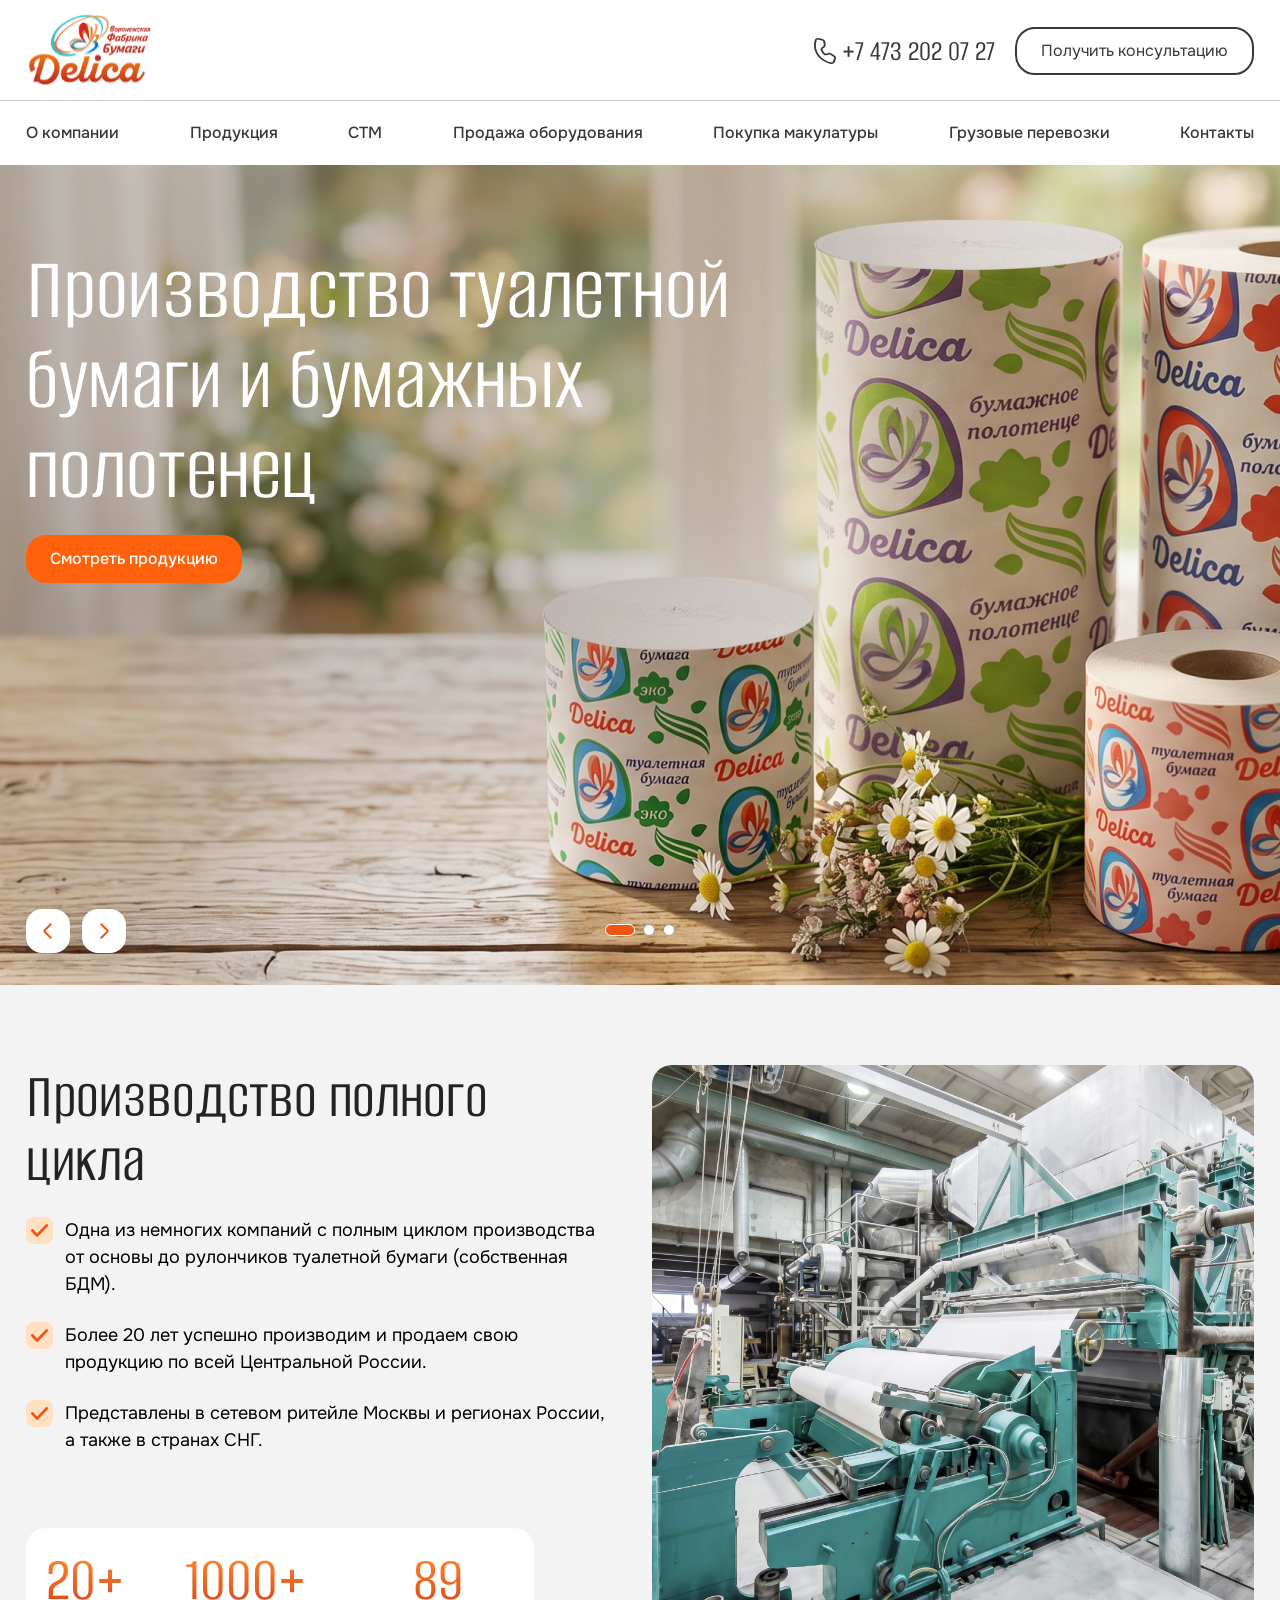
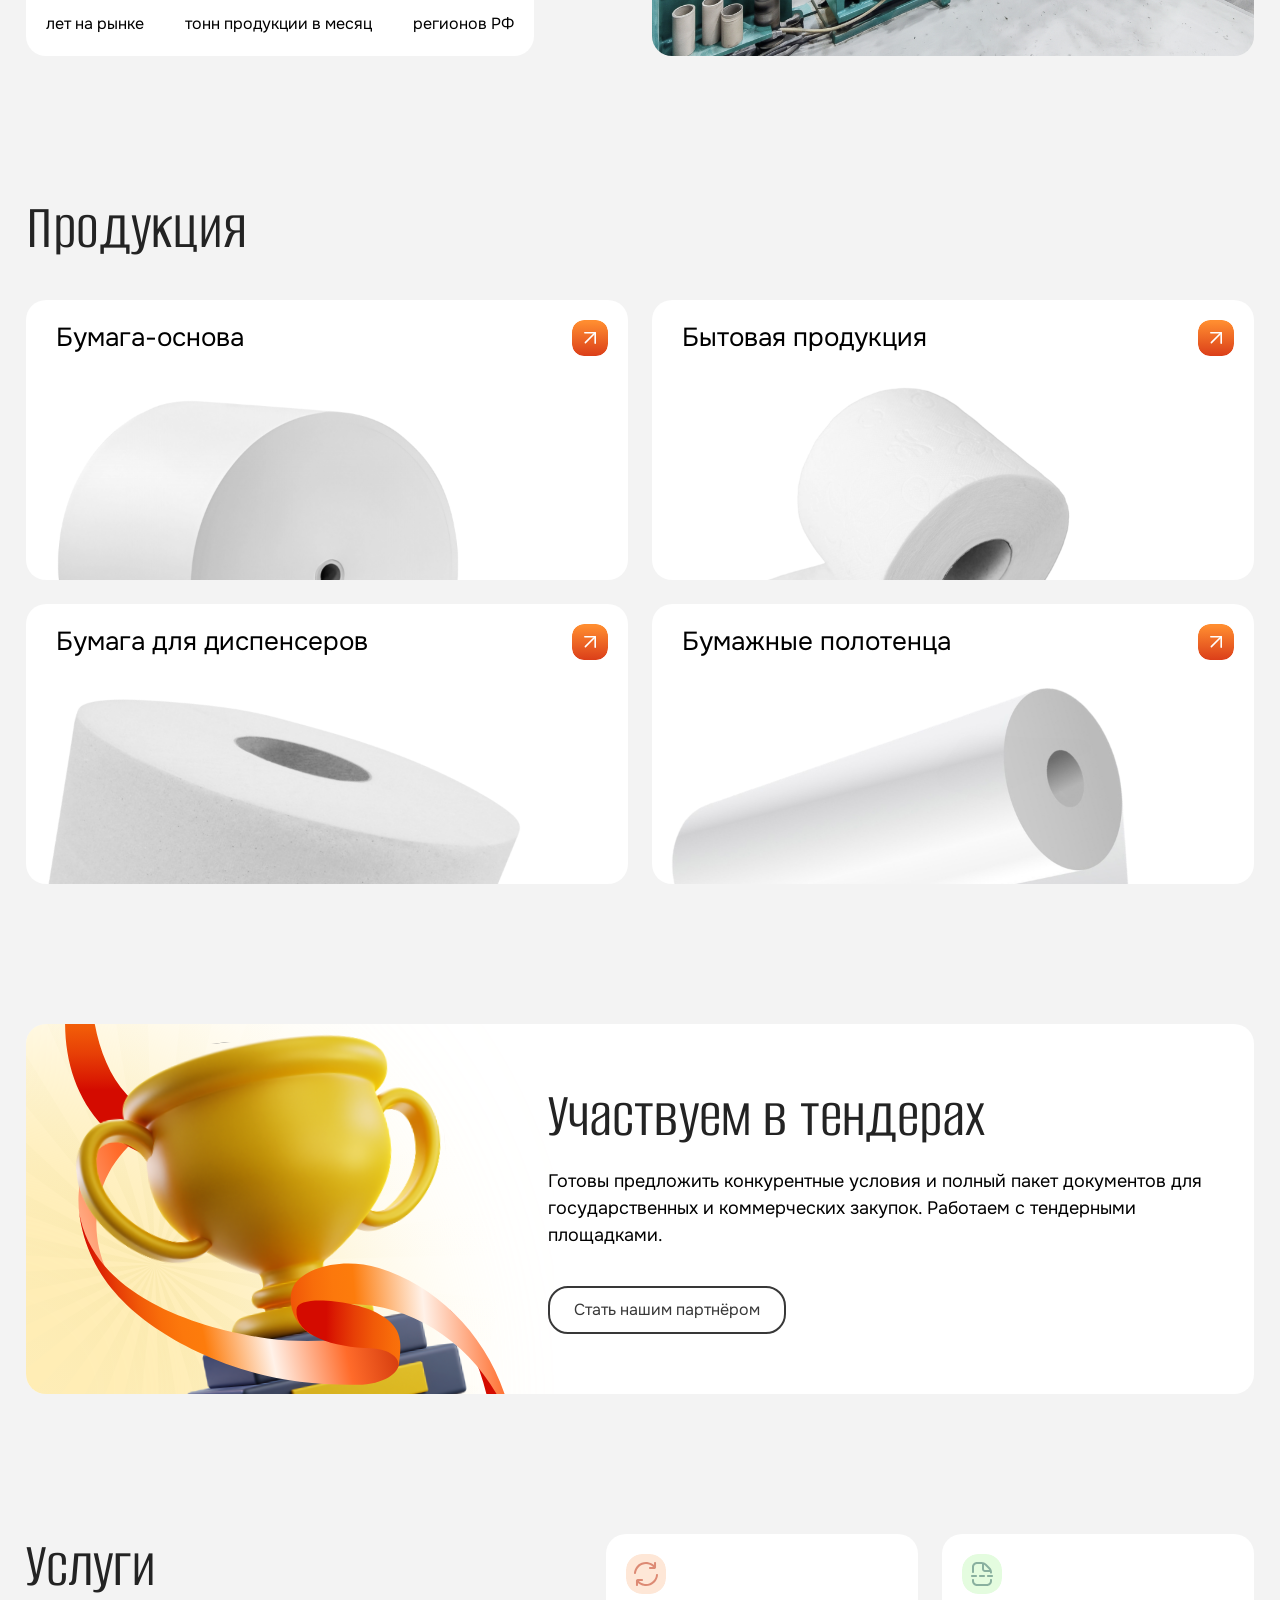
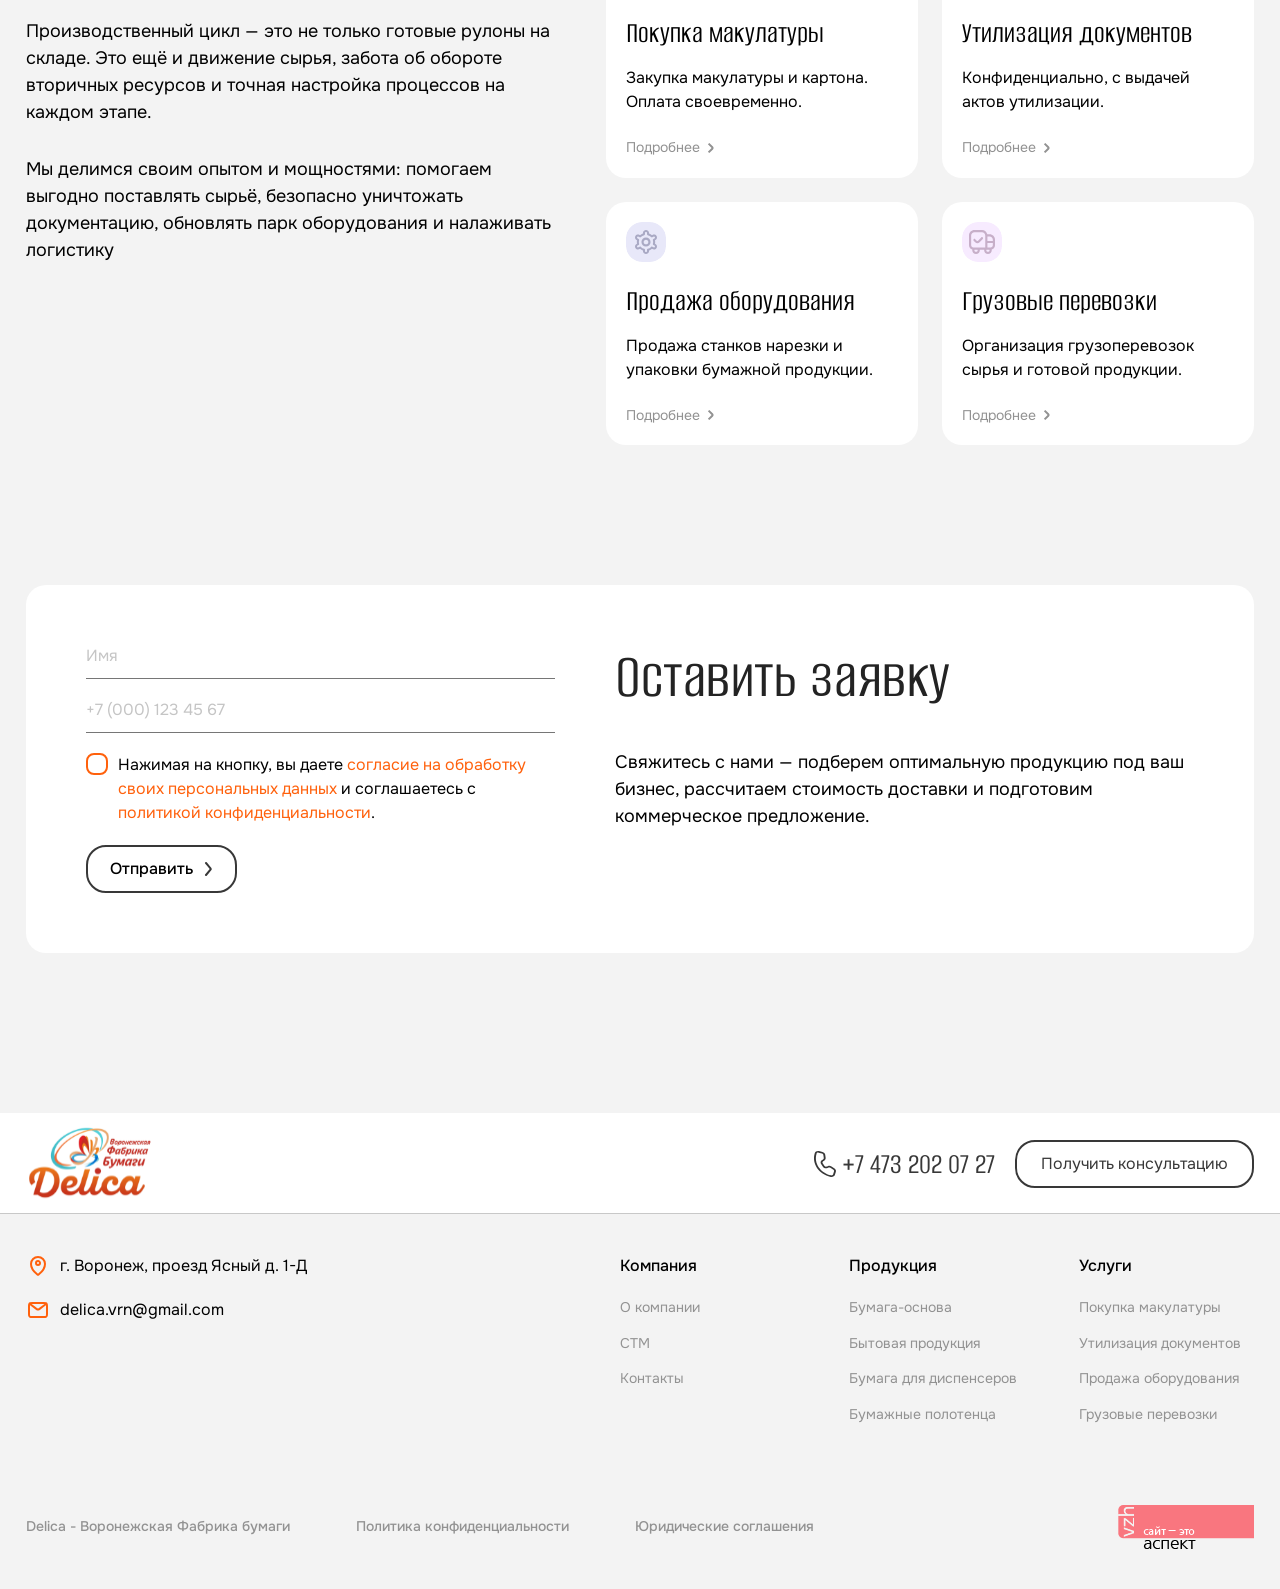
<file: delica/index.html>
<!DOCTYPE html>
<html lang="ru">
<head>
  <meta charset="UTF-8">
  <meta name="viewport" content="width=device-width, initial-scale=1.0">
  <title>Delica</title>
  <link rel="stylesheet" href="css/swiper-bundle.min.css">
  <link rel="stylesheet" href="css/fancybox.css">
  <link rel="stylesheet" href="css/style.css">
</head>
<body>
  <header class="header">
		<div class="overlay"></div>
    <div class="header_top_row">
      <div class="container">
        <a href="/" class="logo"><img src="img/logo_delica.svg" alt="logotype"></a>
        <div class="feedback_box">
          <a href="tel:+74732020727" class="main_number">
            <svg width="34" height="34" viewBox="0 0 34 34" fill="none" xmlns="http://www.w3.org/2000/svg">
              <path d="M6.74562 6.20156C7.23384 4.61058 9.13097 3.67252 10.9826 4.10562L14.5289 4.93512C15.9554 5.26878 17.0098 6.31491 17.1906 7.57671L17.6547 10.8148C17.807 11.8782 17.3126 12.9236 16.3609 13.5885L16.1646 13.7161L15.2019 14.2987C14.4756 14.7385 14.263 15.5863 14.7126 16.254L16.5318 18.9563L16.6217 19.0763C17.1007 19.6539 17.9954 19.869 18.7537 19.5693L19.8238 19.146C21.0246 18.6714 22.4363 18.8042 23.5005 19.4913L26.5408 21.4546C27.7257 22.2196 28.2567 23.5246 27.8808 24.7502L26.945 27.7976C26.457 29.3884 24.5606 30.3275 22.7087 29.8945C10.7378 27.0944 3.59065 16.4864 6.74562 6.20156ZM8.56587 6.62733C5.67584 16.0485 12.2228 25.7657 23.1884 28.3306C24.0347 28.5284 24.9017 28.0992 25.1248 27.3718L26.0605 24.3245C26.2403 23.7383 25.9866 23.114 25.4201 22.7482L22.3786 20.7854C21.8696 20.4568 21.1952 20.3934 20.6214 20.6199L19.5514 21.0432L19.5503 21.0438C17.86 21.7116 15.8454 21.1557 14.9057 19.7609L13.0865 17.0586C12.1475 15.6647 12.5898 13.8918 14.111 12.9706L15.0736 12.388L15.1677 12.3265C15.593 12.0293 15.8273 11.5741 15.7976 11.1023L15.7869 11.0007L15.3219 7.7624C15.2354 7.15892 14.7314 6.65856 14.0491 6.49898L10.5029 5.66949C9.65627 5.47147 8.78907 5.90027 8.56587 6.62733Z" fill="#383838"/>
            </svg><span>+7 473 202 07 27</span>
          </a>
          <a href="#" class="main_btn">Получить консультацию</a>
          <a class="menu_btn">
            <svg class="ham hamRotate ham7" viewBox="0 0 100 100" width="35"><path class="line top" d="m 63,33 h -40 c 0,0 -6,1.368796 -6,8.5 0,7.131204 6,8.5013 6,8.5013 l 20,-0.0013"></path><path class="line middle" d="m 70,50 h -40"></path><path class="line bottom" d="m 63.575405,67.073826 h -40 c -5.592752,0 -6.873604,-9.348582 1.371031,-9.348582 8.244634,0 19.053564,21.797129 19.053564,12.274756 l 0,-40"></path></svg>
          </a>
        </div>
      </div>
    </div>
    <div class="header_menu">
      <div class="container">
        <nav>
          <ul>
            <li><a href="#">О компании</a></li>
            <li><a href="#">Продукция</a></li>
            <li><a href="#">СТМ</a></li>
            <li><a href="#">Продажа оборудования</a></li>
            <li><a href="#">Покупка макулатуры</a></li>
            <li><a href="#">Грузовые перевозки</a></li>
            <li><a href="#">Контакты</a></li>
          </ul>
        </nav>
        <a href="#" class="main_btn">Получить консультацию</a>
      </div>
    </div>
  </header>
  <div class="section_bunner">
    <div class="bunner_swiper swiper">
      <div class="bunner_swiper_row swiper-wrapper">
        <div class="bunner_slide swiper-slide" style='background-image: url("img/bunner1.jpg")'>
          <div class="container">
            <div class="title_box">
              <div class="title">Производство туалетной бумаги и бумажных полотенец</div>
              <a class="main_btn_2" href="#">Смотреть продукцию</a>
            </div>
          </div>
        </div>
        <div class="bunner_slide swiper-slide" style='background-image: url("img/bunner1_test.jpg")'>
          <div class="container">
            <div class="title_box">
              <div class="title">Производство туалетной бумаги и бумажных полотенец</div>
              <a class="main_btn_2" href="#">Смотреть продукцию</a>
            </div>
        </div>
        </div>
        <div class="bunner_slide swiper-slide" style='background-image: url("img/bunner1.jpg")'>
          <div class="container">
            <div class="title_box">
              <div class="title">Производство туалетной бумаги и бумажных полотенец</div>
              <a class="main_btn_2" href="#">Смотреть продукцию</a>
            </div>
          </div>
        </div>
      </div>
      <div class="swiper_nav_box">
        <div class="container">
          <a href="#" class="bunner_btn_prev"></a>
          <a href="#" class="bunner_btn_next"></a>
          <div class="bunner_pagination"></div>
        </div>
      </div>
    </div>
  </div>
  <div class="section_advantages">
    <div class="container">
      <div class="info">
        <p class="advantages_title">Производство полного цикла</p>
        <ul class="advantages_list">
          <li><p>Одна из немногих компаний с полным циклом производства от основы до рулончиков туалетной бумаги (собственная БДМ).</p></li>
          <li><p>Более 20 лет успешно производим и продаем свою продукцию по всей Центральной России.</p></li>
          <li><p>Представлены в сетевом ритейле Москвы и регионах России, а также в странах СНГ.</p></li>
        </ul>
        <ul class="presents_advantages">
          <li class="presents_advantages_item"><p><span>20+</span>лет на рынке</p></li>
          <li class="presents_advantages_item"><p><span>1000+</span>тонн продукции в месяц</p></li>
          <li class="presents_advantages_item"><p><span>89</span>регионов РФ</p></li>
        </ul>
      </div>
      <div class="advantages_img"></div>
    </div>
  </div>
  <div class="section_types_products">
    <div class="container">
      <p class="types_products_title">Продукция</p>
      <div class="types_products_box">
        <a href="#" class="types_products_item item_1">
          <div class="types_products_row"><p class="type_product_name">Бумага-основа</p><span class="type_prod_link_icon"></span></div>
        </a>
        <a href="#" class="types_products_item item_2">
          <div class="types_products_row"><p class="type_product_name">Бытовая продукция</p><span class="type_prod_link_icon"></span></div>
        </a>
        <a href="#" class="types_products_item item_3">
          <div class="types_products_row"><p class="type_product_name">Бумага для диспенсеров</p><span class="type_prod_link_icon"></span></div>
        </a>
        <a href="#" class="types_products_item item_4">
          <div class="types_products_row"><p class="type_product_name">Бумажные полотенца</p><span class="type_prod_link_icon"></span></div>
        </a>
      </div>
    </div>
  </div>
  <div class="section_cooperation">
    <div class="container">
      <div class="cooperation_box">
        <div class="cooperation_box_bg"></div>
        <div class="cooperation_content">
          <p class="cooperation_title">Участвуем в тендерах</p>
          <p class="cooperation_text">
            Готовы предложить конкурентные условия и полный пакет документов 
            для государственных и коммерческих закупок. Работаем с тендерными площадками.
          </p>
          <a href="#" class="main_btn">Стать нашим партнёром</a>
        </div>
      </div>
    </div>
  </div>
  <div class="section_services">
    <div class="container">
      <div class="services_description_box">
        <p class="services_title">Услуги</p>
        <p class="services_text">Производственный цикл — это не только готовые рулоны на складе. Это ещё и движение сырья, забота об обороте вторичных ресурсов и точная настройка процессов на каждом этапе.</p>
        <p class="services_text">Мы делимся своим опытом и мощностями: помогаем выгодно поставлять сырьё, безопасно уничтожать документацию, обновлять парк оборудования и налаживать логистику</p>
      </div>
      <div class="services_box">
        <a href="#" class="services_item item_1">
          <p class="services_item_title">Покупка макулатуры</p>
          <p class="services_item_text">Закупка макулатуры и картона. Оплата своевременно.</p>
          <p class="services_item_btn">Подробнее<svg width="16" height="16" viewBox="0 0 16 16" fill="none" xmlns="http://www.w3.org/2000/svg"><path d="M6.6 3.60254L10.2905 7.29309C10.6811 7.68361 10.6811 8.31678 10.2905 8.7073L6.6 12.3979" stroke="#929292" stroke-width="2"/></svg></p>
        </a>
        <a href="#" class="services_item item_2">
          <p class="services_item_title">Утилизация документов</p>
          <p class="services_item_text">Конфиденциально, с выдачей актов утилизации.</p>
          <p class="services_item_btn" href="#">Подробнее<svg width="16" height="16" viewBox="0 0 16 16" fill="none" xmlns="http://www.w3.org/2000/svg"><path d="M6.6 3.60254L10.2905 7.29309C10.6811 7.68361 10.6811 8.31678 10.2905 8.7073L6.6 12.3979" stroke="#929292" stroke-width="2"/></svg></p>
        </a>
        <a href="#" class="services_item item_3">
          <p class="services_item_title">Продажа оборудования</p>
          <p class="services_item_text">Продажа станков нарезки и упаковки бумажной продукции.</p>
          <p class="services_item_btn" href="#">Подробнее<svg width="16" height="16" viewBox="0 0 16 16" fill="none" xmlns="http://www.w3.org/2000/svg"><path d="M6.6 3.60254L10.2905 7.29309C10.6811 7.68361 10.6811 8.31678 10.2905 8.7073L6.6 12.3979" stroke="#929292" stroke-width="2"/></svg></p>
        </a>
        <a href="#" class="services_item item_4">
          <p class="services_item_title">Грузовые перевозки</p>
          <p class="services_item_text">Организация грузоперевозок сырья и готовой продукции.</p>
          <p class="services_item_btn" href="#">Подробнее<svg width="16" height="16" viewBox="0 0 16 16" fill="none" xmlns="http://www.w3.org/2000/svg"><path d="M6.6 3.60254L10.2905 7.29309C10.6811 7.68361 10.6811 8.31678 10.2905 8.7073L6.6 12.3979" stroke="#929292" stroke-width="2"/></svg></p>
        </a>
      </div>
    </div>
  </div>
  <div class="section_form">
    <div class="container">
      <div class="form_box">
        <form>
          <p><input type="text" placeholder="Имя"></p>
          <p><input type="tel" placeholder="+7 (000) 123 45 67"></p>
          <p>
            <label>
              <input type="checkbox">
              <span>Нажимая на кнопку, вы даете <a href="/soglasie-na-obrabotku-personalnyh-dannyh/">согласие на обработку своих персональных данных</a> и соглашаетесь с <a href="/privacy-policy/">политикой конфиденциальности</a>.</span>
            </label>
          </p>
          <p><button>Отправить</button></p>
        </form>
        <div class="action_box">
          <p class="action_title">Оставить заявку</p>
          <p class="action_text">Свяжитесь с нами — подберем оптимальную продукцию под ваш бизнес, рассчитаем стоимость доставки и подготовим коммерческое предложение.</p>
        </div>
      </div>
    </div>
  </div>
  <footer class="footer">
    <div class="footer_top_row">
      <div class="container">
        <a href="/" class="logo"><img src="img/logo_delica.svg" alt="logotype"></a>
        <div class="feedback_box">
          <a href="tel:+74732020727" class="main_number">
            <svg width="34" height="34" viewBox="0 0 34 34" fill="none" xmlns="http://www.w3.org/2000/svg"><path d="M6.74562 6.20156C7.23384 4.61058 9.13097 3.67252 10.9826 4.10562L14.5289 4.93512C15.9554 5.26878 17.0098 6.31491 17.1906 7.57671L17.6547 10.8148C17.807 11.8782 17.3126 12.9236 16.3609 13.5885L16.1646 13.7161L15.2019 14.2987C14.4756 14.7385 14.263 15.5863 14.7126 16.254L16.5318 18.9563L16.6217 19.0763C17.1007 19.6539 17.9954 19.869 18.7537 19.5693L19.8238 19.146C21.0246 18.6714 22.4363 18.8042 23.5005 19.4913L26.5408 21.4546C27.7257 22.2196 28.2567 23.5246 27.8808 24.7502L26.945 27.7976C26.457 29.3884 24.5606 30.3275 22.7087 29.8945C10.7378 27.0944 3.59065 16.4864 6.74562 6.20156ZM8.56587 6.62733C5.67584 16.0485 12.2228 25.7657 23.1884 28.3306C24.0347 28.5284 24.9017 28.0992 25.1248 27.3718L26.0605 24.3245C26.2403 23.7383 25.9866 23.114 25.4201 22.7482L22.3786 20.7854C21.8696 20.4568 21.1952 20.3934 20.6214 20.6199L19.5514 21.0432L19.5503 21.0438C17.86 21.7116 15.8454 21.1557 14.9057 19.7609L13.0865 17.0586C12.1475 15.6647 12.5898 13.8918 14.111 12.9706L15.0736 12.388L15.1677 12.3265C15.593 12.0293 15.8273 11.5741 15.7976 11.1023L15.7869 11.0007L15.3219 7.7624C15.2354 7.15892 14.7314 6.65856 14.0491 6.49898L10.5029 5.66949C9.65627 5.47147 8.78907 5.90027 8.56587 6.62733Z" fill="#383838"/></svg>
            <span>+7 473 202 07 27</span>
          </a>
          <a href="#" class="main_btn">Получить консультацию</a>
        </div>
      </div>
    </div>
    <div class="footer_middle_row">
      <div class="container">
        <a href="#" class="main_btn">Получить консультацию</a>
        <div class="footer_contacts_box">
          <ul class="footer_contacts_list">
            <li class="footer_contacts_item"><p class="footer_adress">г. Воронеж, проезд Ясный д. 1-Д</p></li>
            <li class="footer_contacts_item"><a class="mail-link" href="mailto:delica.vrn@gmail.com">delica.vrn@gmail.com</a></li>
          </ul>
        </div>
        <div class="footer_menu_box">
          <nav>
            <ul>
              <li>
                <a href="">Компания</a>
                <ul>
                  <li><a href="#">О компании</a></li>
                  <li><a href="#">СТМ</a></li>
                  <li><a href="#">Контакты</a></li>
                </ul>
              </li>
              <li>
                <a href="">Продукция</a>
                <ul>
                  <li><a href="#">Бумага-основа</a></li>
                  <li><a href="#">Бытовая продукция</a></li>
                  <li><a href="#">Бумага для диспенсеров</a></li>
                  <li><a href="#">Бумажные полотенца</a></li>
                </ul>
              </li>
              <li>
                <a href="">Услуги</a>
                <ul>
                  <li><a href="#">Покупка макулатуры</a></li>
                  <li><a href="#">Утилизация документов</a></li>
                  <li><a href="#">Продажа оборудования</a></li>
                  <li><a href="#">Грузовые перевозки</a></li>
                </ul>
              </li>
            </ul>
          </nav>
        </div>
      </div>
    </div>
    <div class="copy_row">
      <div class="container">
        <div class="polit">
          <p>Delica - Воронежская Фабрика бумаги</p>
          <p>Политика конфиденциальности</p>
          <p>Юридические соглашения </p>
        </div>
        <p><a href="https://www.vzh.ru/"><img src="img/logo_vzh.svg" alt="vzh.ru"></a></p>
      </div>
    </div>
  </footer>
  <script src="js/swiper-bundle.min.js"></script>
  <script src="js/fancybox.umd.js"></script>
  <script src="js/main.js"></script>
</body>
</html>
</file>
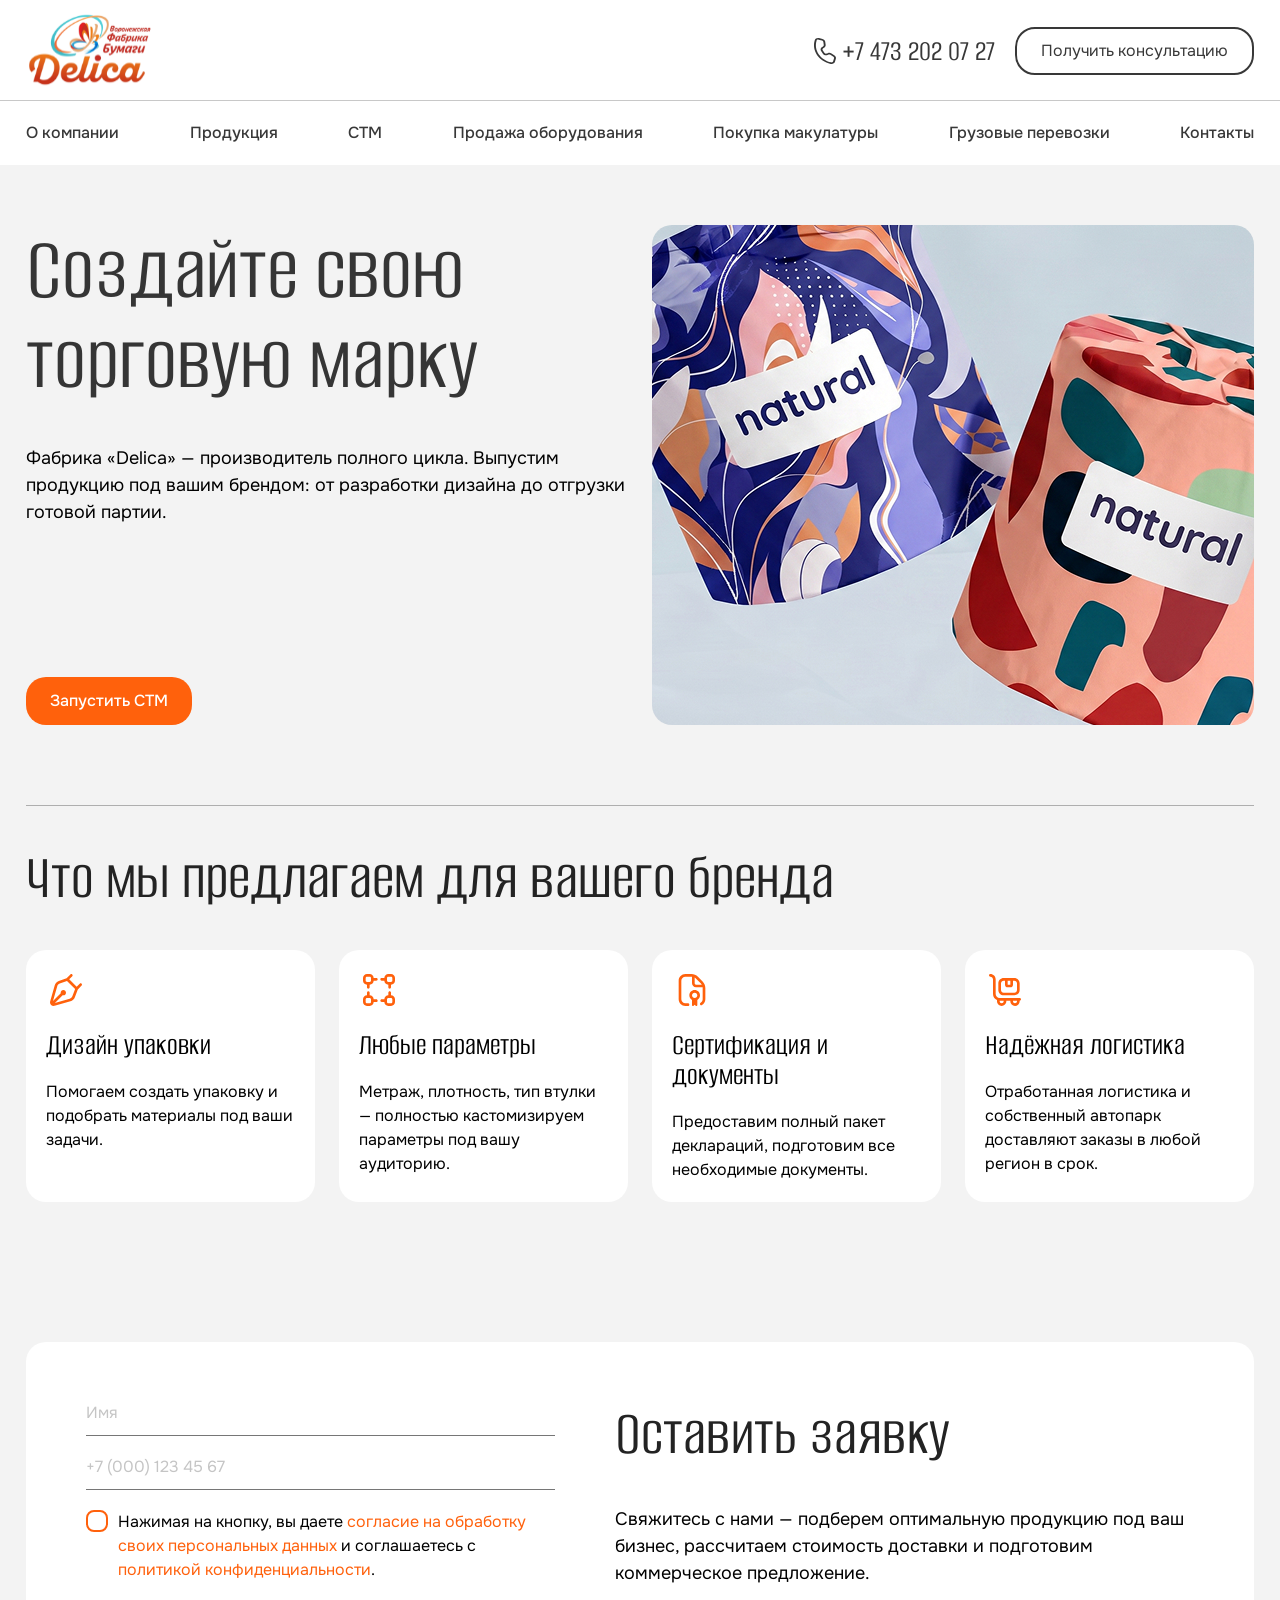
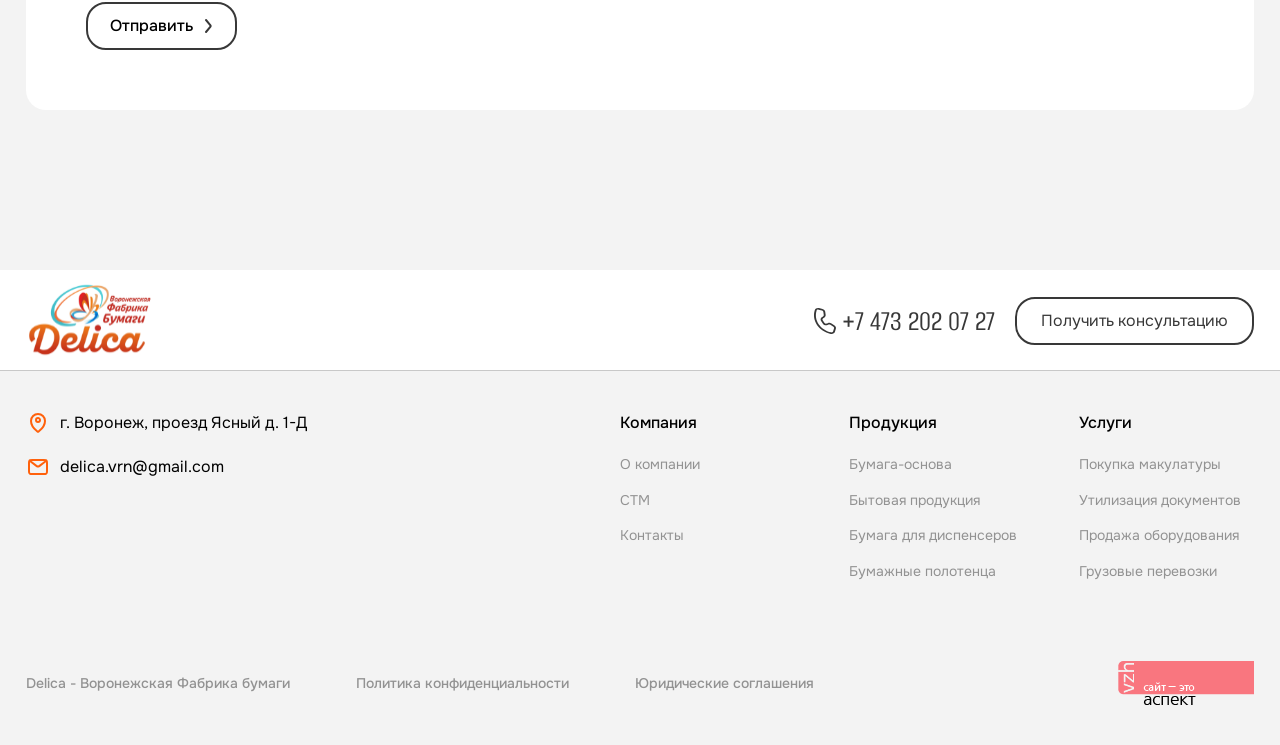
<file: delica/about.html>
<!DOCTYPE html>
<html lang="ru">
<head>
  <meta charset="UTF-8">
  <meta name="viewport" content="width=device-width, initial-scale=1.0">
  <title>about</title>
  <link rel="stylesheet" href="css/swiper-bundle.min.css">
  <link rel="stylesheet" href="css/fancybox.css">
  <link rel="stylesheet" href="css/style.css">
</head>
<body>
  <header class="header">
		<div class="overlay"></div>
    <div class="header_top_row">
      <div class="container">
        <a href="/" class="logo"><img src="img/logo_delica.svg" alt="logotype"></a>
        <div class="feedback_box">
          <a href="tel:+74732020727" class="main_number">
            <svg width="34" height="34" viewBox="0 0 34 34" fill="none" xmlns="http://www.w3.org/2000/svg">
              <path d="M6.74562 6.20156C7.23384 4.61058 9.13097 3.67252 10.9826 4.10562L14.5289 4.93512C15.9554 5.26878 17.0098 6.31491 17.1906 7.57671L17.6547 10.8148C17.807 11.8782 17.3126 12.9236 16.3609 13.5885L16.1646 13.7161L15.2019 14.2987C14.4756 14.7385 14.263 15.5863 14.7126 16.254L16.5318 18.9563L16.6217 19.0763C17.1007 19.6539 17.9954 19.869 18.7537 19.5693L19.8238 19.146C21.0246 18.6714 22.4363 18.8042 23.5005 19.4913L26.5408 21.4546C27.7257 22.2196 28.2567 23.5246 27.8808 24.7502L26.945 27.7976C26.457 29.3884 24.5606 30.3275 22.7087 29.8945C10.7378 27.0944 3.59065 16.4864 6.74562 6.20156ZM8.56587 6.62733C5.67584 16.0485 12.2228 25.7657 23.1884 28.3306C24.0347 28.5284 24.9017 28.0992 25.1248 27.3718L26.0605 24.3245C26.2403 23.7383 25.9866 23.114 25.4201 22.7482L22.3786 20.7854C21.8696 20.4568 21.1952 20.3934 20.6214 20.6199L19.5514 21.0432L19.5503 21.0438C17.86 21.7116 15.8454 21.1557 14.9057 19.7609L13.0865 17.0586C12.1475 15.6647 12.5898 13.8918 14.111 12.9706L15.0736 12.388L15.1677 12.3265C15.593 12.0293 15.8273 11.5741 15.7976 11.1023L15.7869 11.0007L15.3219 7.7624C15.2354 7.15892 14.7314 6.65856 14.0491 6.49898L10.5029 5.66949C9.65627 5.47147 8.78907 5.90027 8.56587 6.62733Z" fill="#383838"/>
            </svg><span>+7 473 202 07 27</span>
          </a>
          <a href="#" class="main_btn">Получить консультацию</a>
          <a class="menu_btn">
            <svg class="ham hamRotate ham7" viewBox="0 0 100 100" width="35"><path class="line top" d="m 63,33 h -40 c 0,0 -6,1.368796 -6,8.5 0,7.131204 6,8.5013 6,8.5013 l 20,-0.0013"></path><path class="line middle" d="m 70,50 h -40"></path><path class="line bottom" d="m 63.575405,67.073826 h -40 c -5.592752,0 -6.873604,-9.348582 1.371031,-9.348582 8.244634,0 19.053564,21.797129 19.053564,12.274756 l 0,-40"></path></svg>
          </a>
        </div>
      </div>
    </div>
    <div class="header_menu">
      <div class="container">
        <nav>
          <ul>
            <li><a href="#">О компании</a></li>
            <li><a href="#">Продукция</a></li>
            <li><a href="#">СТМ</a></li>
            <li><a href="#">Продажа оборудования</a></li>
            <li><a href="#">Покупка макулатуры</a></li>
            <li><a href="#">Грузовые перевозки</a></li>
            <li><a href="#">Контакты</a></li>
          </ul>
        </nav>
        <a href="#" class="main_btn">Получить консультацию</a>
      </div>
    </div>
  </header>

  <div class="section_title_def_box">
    <div class="container">
      <div class="text_box">
        <p class="title">Создайте свою торговую марку</p>
        <p class="desc">Фабрика «Delica» — производитель полного цикла. Выпустим продукцию под вашим брендом: от разработки дизайна до отгрузки готовой партии.</p>
      </div>
      <div class="img" style="background-image: url('img/img_natural.jpg')"></div>
      <a class="link main_btn_2" href="#">Запустить СТМ</a>
    </div>
  </div>

  <div class="section_what_offer">
    <div class="container">
      <p class="what_offer_title">Что мы предлагаем для вашего бренда</p>
      <div class="items_box">
        <div class="what_offer_item item_1">
          <span class="img"></span>
          <p class="title">Дизайн упаковки</p>
          <p class="text">Помогаем создать упаковку и подобрать материалы под ваши задачи.</p>
        </div>
        <div class="what_offer_item item_2">
          <span class="img"></span>
          <p class="title">Любые параметры</p>
          <p class="text">Метраж, плотность, тип втулки — полностью кастомизируем параметры под вашу аудиторию.</p>
        </div>
        <div class="what_offer_item item_3">
          <span class="img"></span>
          <p class="title">Сертификация и документы</p>
          <p class="text">Предоставим полный пакет деклараций, подготовим все необходимые документы.</p>
        </div>
        <div class="what_offer_item item_4">
          <span class="img"></span>
          <p class="title">Надёжная логистика</p>
          <p class="text">Отработанная логистика и собственный автопарк доставляют заказы в любой регион в срок.</p>
        </div>
      </div>
    </div>
  </div>

  <div class="section_form">
    <div class="container">
      <div class="form_box">
        <form>
          <p><input type="text" placeholder="Имя"></p>
          <p><input type="tel" placeholder="+7 (000) 123 45 67"></p>
          <p>
            <label>
              <input type="checkbox">
              <span>Нажимая на кнопку, вы даете <a href="/soglasie-na-obrabotku-personalnyh-dannyh/">согласие на обработку своих персональных данных</a> и соглашаетесь с <a href="/privacy-policy/">политикой конфиденциальности</a>.</span>
            </label>
          </p>
          <p><button>Отправить</button></p>
        </form>
        <div class="action_box">
          <p class="action_title">Оставить заявку</p>
          <p class="action_text">Свяжитесь с нами — подберем оптимальную продукцию под ваш бизнес, рассчитаем стоимость доставки и подготовим коммерческое предложение.</p>
        </div>
      </div>
    </div>
  </div>
  <footer class="footer">
    <div class="footer_top_row">
      <div class="container">
        <a href="/" class="logo"><img src="img/logo_delica.svg" alt="logotype"></a>
        <div class="feedback_box">
          <a href="tel:+74732020727" class="main_number">
            <svg width="34" height="34" viewBox="0 0 34 34" fill="none" xmlns="http://www.w3.org/2000/svg"><path d="M6.74562 6.20156C7.23384 4.61058 9.13097 3.67252 10.9826 4.10562L14.5289 4.93512C15.9554 5.26878 17.0098 6.31491 17.1906 7.57671L17.6547 10.8148C17.807 11.8782 17.3126 12.9236 16.3609 13.5885L16.1646 13.7161L15.2019 14.2987C14.4756 14.7385 14.263 15.5863 14.7126 16.254L16.5318 18.9563L16.6217 19.0763C17.1007 19.6539 17.9954 19.869 18.7537 19.5693L19.8238 19.146C21.0246 18.6714 22.4363 18.8042 23.5005 19.4913L26.5408 21.4546C27.7257 22.2196 28.2567 23.5246 27.8808 24.7502L26.945 27.7976C26.457 29.3884 24.5606 30.3275 22.7087 29.8945C10.7378 27.0944 3.59065 16.4864 6.74562 6.20156ZM8.56587 6.62733C5.67584 16.0485 12.2228 25.7657 23.1884 28.3306C24.0347 28.5284 24.9017 28.0992 25.1248 27.3718L26.0605 24.3245C26.2403 23.7383 25.9866 23.114 25.4201 22.7482L22.3786 20.7854C21.8696 20.4568 21.1952 20.3934 20.6214 20.6199L19.5514 21.0432L19.5503 21.0438C17.86 21.7116 15.8454 21.1557 14.9057 19.7609L13.0865 17.0586C12.1475 15.6647 12.5898 13.8918 14.111 12.9706L15.0736 12.388L15.1677 12.3265C15.593 12.0293 15.8273 11.5741 15.7976 11.1023L15.7869 11.0007L15.3219 7.7624C15.2354 7.15892 14.7314 6.65856 14.0491 6.49898L10.5029 5.66949C9.65627 5.47147 8.78907 5.90027 8.56587 6.62733Z" fill="#383838"/></svg>
            <span>+7 473 202 07 27</span>
          </a>
          <a href="#" class="main_btn">Получить консультацию</a>
        </div>
      </div>
    </div>
    <div class="footer_middle_row">
      <div class="container">
        <a href="#" class="main_btn">Получить консультацию</a>
        <div class="footer_contacts_box">
          <ul class="footer_contacts_list">
            <li class="footer_contacts_item"><p class="footer_adress">г. Воронеж, проезд Ясный д. 1-Д</p></li>
            <li class="footer_contacts_item"><a class="mail-link" href="mailto:delica.vrn@gmail.com">delica.vrn@gmail.com</a></li>
          </ul>
        </div>
        <div class="footer_menu_box">
          <nav>
            <ul>
              <li>
                <a href="">Компания</a>
                <ul>
                  <li><a href="#">О компании</a></li>
                  <li><a href="#">СТМ</a></li>
                  <li><a href="#">Контакты</a></li>
                </ul>
              </li>
              <li>
                <a href="">Продукция</a>
                <ul>
                  <li><a href="#">Бумага-основа</a></li>
                  <li><a href="#">Бытовая продукция</a></li>
                  <li><a href="#">Бумага для диспенсеров</a></li>
                  <li><a href="#">Бумажные полотенца</a></li>
                </ul>
              </li>
              <li>
                <a href="">Услуги</a>
                <ul>
                  <li><a href="#">Покупка макулатуры</a></li>
                  <li><a href="#">Утилизация документов</a></li>
                  <li><a href="#">Продажа оборудования</a></li>
                  <li><a href="#">Грузовые перевозки</a></li>
                </ul>
              </li>
            </ul>
          </nav>
        </div>
      </div>
    </div>
    <div class="copy_row">
      <div class="container">
        <div class="polit">
          <p>Delica - Воронежская Фабрика бумаги</p>
          <p>Политика конфиденциальности</p>
          <p>Юридические соглашения </p>
        </div>
        <p><a href="https://www.vzh.ru/"><img src="img/logo_vzh.svg" alt="vzh.ru"></a></p>
      </div>
    </div>
  </footer>
  <script src="js/swiper-bundle.min.js"></script>
  <script src="js/fancybox.umd.js"></script>
  <script src="js/main.js"></script>
</body>
</html>
</file>
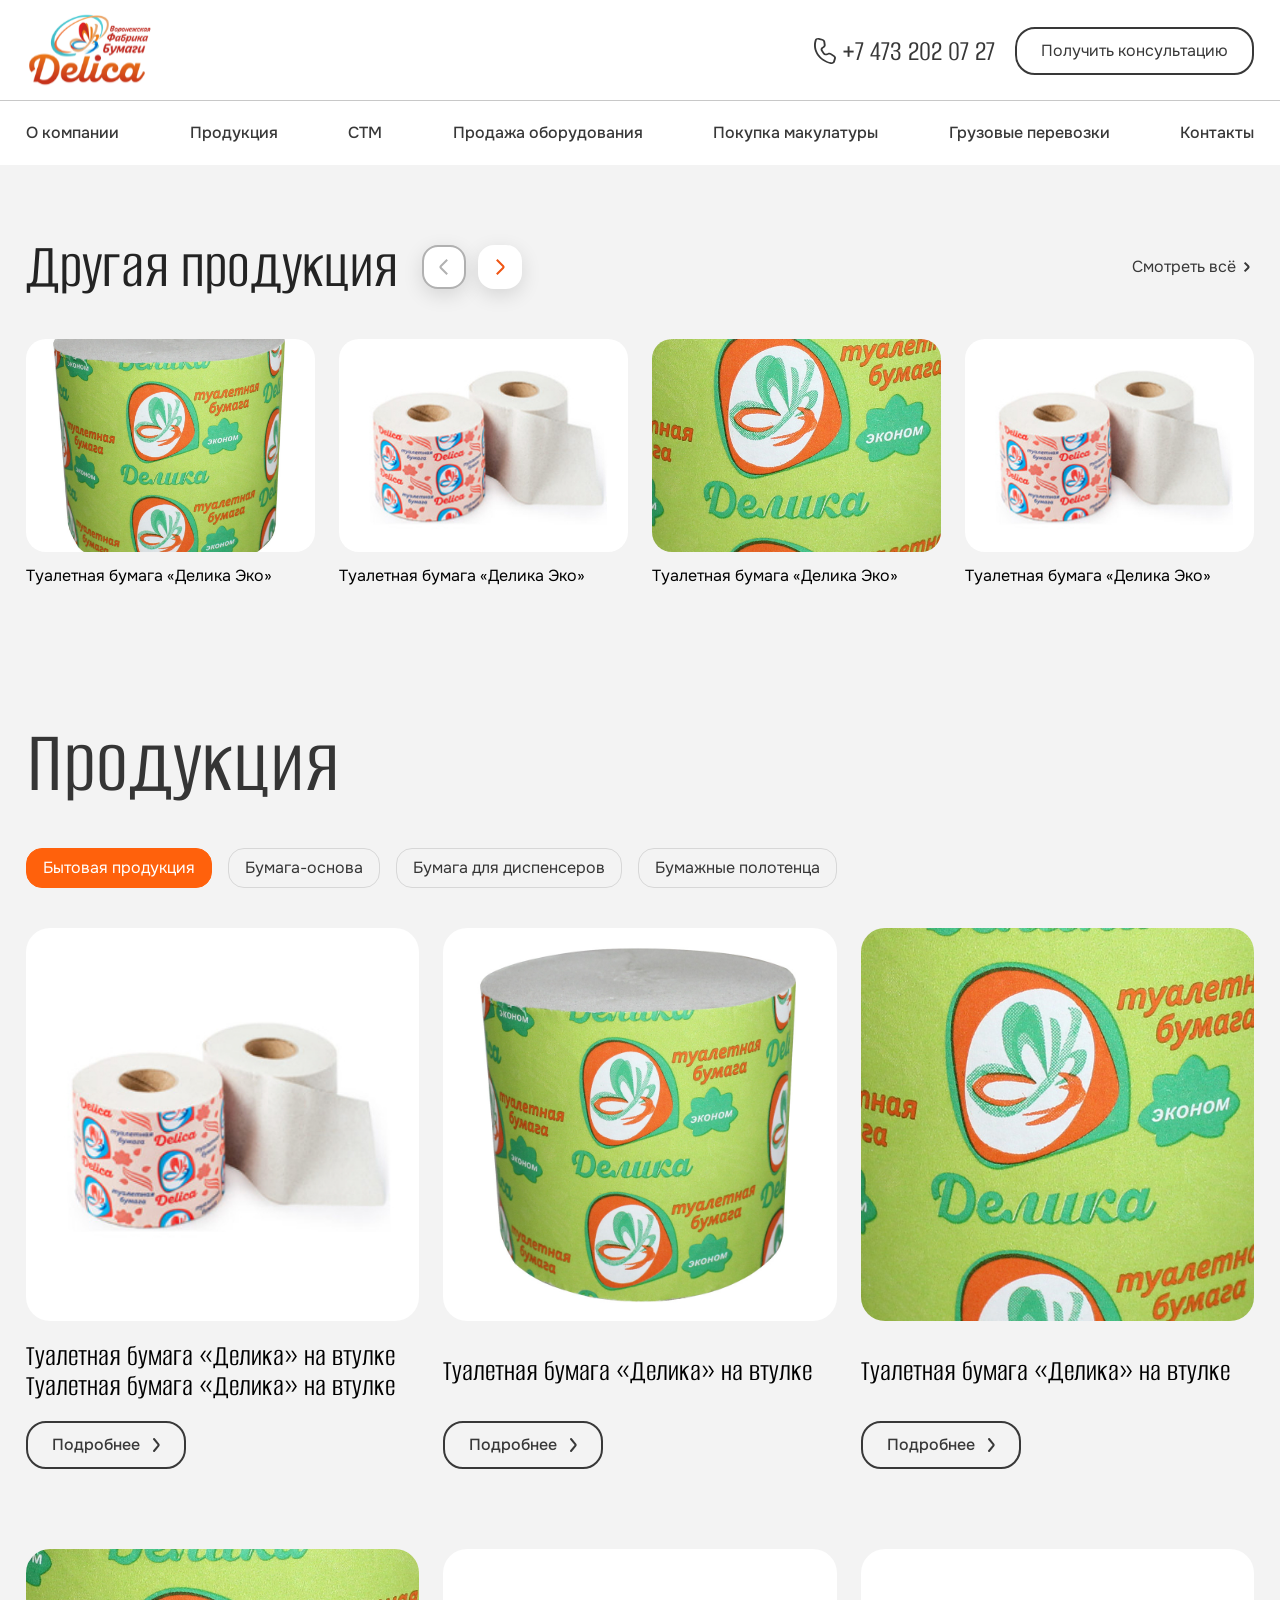
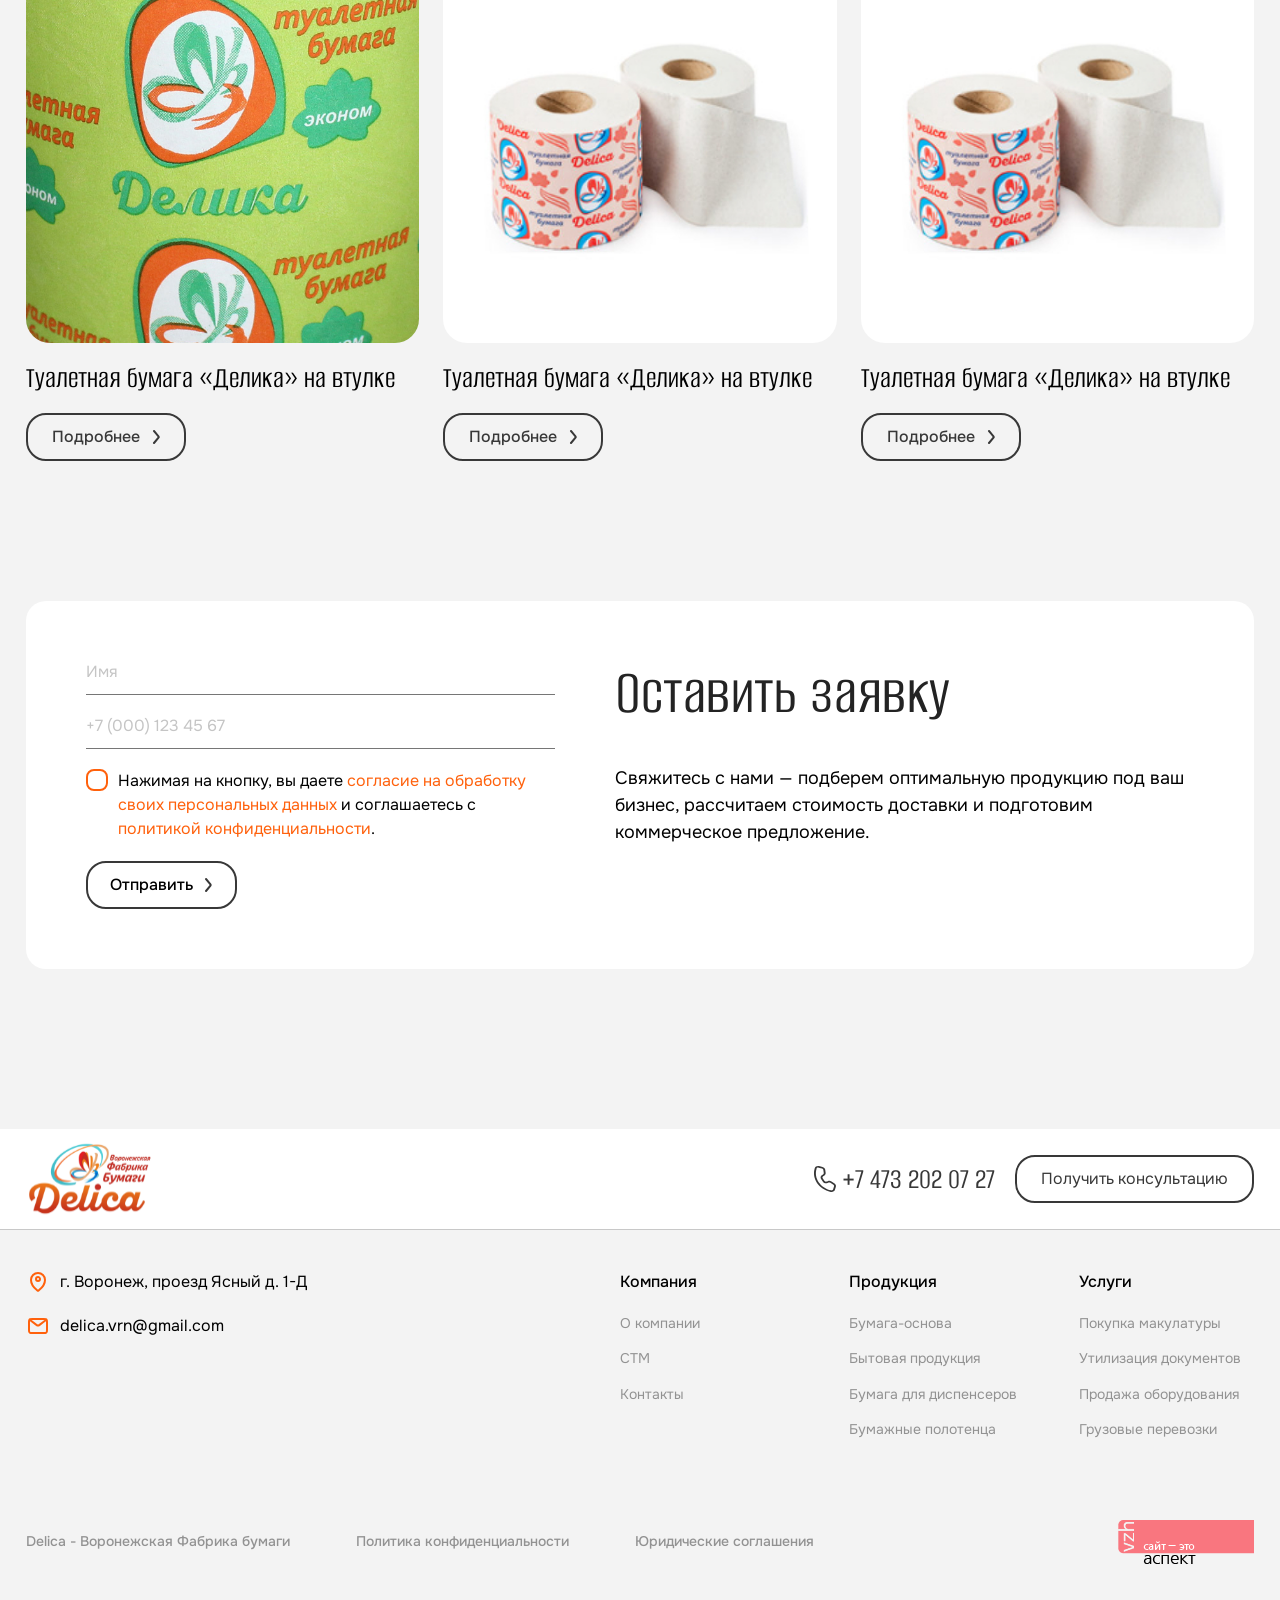
<file: delica/catalog.html>
<!DOCTYPE html>
<html lang="ru">
<head>
  <meta charset="UTF-8">
  <meta name="viewport" content="width=device-width, initial-scale=1.0">
  <title>catalog</title>
  <link rel="stylesheet" href="css/swiper-bundle.min.css">
  <link rel="stylesheet" href="css/fancybox.css">
  <link rel="stylesheet" href="css/style.css">
</head>
<body>
  <header class="header">
		<div class="overlay"></div>
    <div class="header_top_row">
      <div class="container">
        <a href="/" class="logo"><img src="img/logo_delica.svg" alt="logotype"></a>
        <div class="feedback_box">
          <a href="tel:+74732020727" class="main_number">
            <svg width="34" height="34" viewBox="0 0 34 34" fill="none" xmlns="http://www.w3.org/2000/svg">
              <path d="M6.74562 6.20156C7.23384 4.61058 9.13097 3.67252 10.9826 4.10562L14.5289 4.93512C15.9554 5.26878 17.0098 6.31491 17.1906 7.57671L17.6547 10.8148C17.807 11.8782 17.3126 12.9236 16.3609 13.5885L16.1646 13.7161L15.2019 14.2987C14.4756 14.7385 14.263 15.5863 14.7126 16.254L16.5318 18.9563L16.6217 19.0763C17.1007 19.6539 17.9954 19.869 18.7537 19.5693L19.8238 19.146C21.0246 18.6714 22.4363 18.8042 23.5005 19.4913L26.5408 21.4546C27.7257 22.2196 28.2567 23.5246 27.8808 24.7502L26.945 27.7976C26.457 29.3884 24.5606 30.3275 22.7087 29.8945C10.7378 27.0944 3.59065 16.4864 6.74562 6.20156ZM8.56587 6.62733C5.67584 16.0485 12.2228 25.7657 23.1884 28.3306C24.0347 28.5284 24.9017 28.0992 25.1248 27.3718L26.0605 24.3245C26.2403 23.7383 25.9866 23.114 25.4201 22.7482L22.3786 20.7854C21.8696 20.4568 21.1952 20.3934 20.6214 20.6199L19.5514 21.0432L19.5503 21.0438C17.86 21.7116 15.8454 21.1557 14.9057 19.7609L13.0865 17.0586C12.1475 15.6647 12.5898 13.8918 14.111 12.9706L15.0736 12.388L15.1677 12.3265C15.593 12.0293 15.8273 11.5741 15.7976 11.1023L15.7869 11.0007L15.3219 7.7624C15.2354 7.15892 14.7314 6.65856 14.0491 6.49898L10.5029 5.66949C9.65627 5.47147 8.78907 5.90027 8.56587 6.62733Z" fill="#383838"/>
            </svg><span>+7 473 202 07 27</span>
          </a>
          <a href="#" class="main_btn">Получить консультацию</a>
          <a class="menu_btn">
            <svg class="ham hamRotate ham7" viewBox="0 0 100 100" width="35"><path class="line top" d="m 63,33 h -40 c 0,0 -6,1.368796 -6,8.5 0,7.131204 6,8.5013 6,8.5013 l 20,-0.0013"></path><path class="line middle" d="m 70,50 h -40"></path><path class="line bottom" d="m 63.575405,67.073826 h -40 c -5.592752,0 -6.873604,-9.348582 1.371031,-9.348582 8.244634,0 19.053564,21.797129 19.053564,12.274756 l 0,-40"></path></svg>
          </a>
        </div>
      </div>
    </div>
    <div class="header_menu">
      <div class="container">
        <nav>
          <ul>
            <li><a href="#">О компании</a></li>
            <li><a href="#">Продукция</a></li>
            <li><a href="#">СТМ</a></li>
            <li><a href="#">Продажа оборудования</a></li>
            <li><a href="#">Покупка макулатуры</a></li>
            <li><a href="#">Грузовые перевозки</a></li>
            <li><a href="#">Контакты</a></li>
          </ul>
        </nav>
        <a href="#" class="main_btn">Получить консультацию</a>
      </div>
    </div>
  </header>

  <div class="section_other_prod_slider">
    <div class="container">
      <div class="other_prod_slider_header">
        <p class="other_prod_slider_title">Другая продукция</p>
        <div class="other_prod_slider_btns ">
          <a class="other_prod_slider_btn_prev" href="#"></a>
          <a class="other_prod_slider_btn_next" href="#"></a>
        </div>
        <a href="#" class="other_prod_slider_link_more">Смотреть всё</a>
      </div>
      <div class="swiper other_prod_slider">
        <div class="swiper-wrapper">
          <div class="swiper-slide other_prod_slider_item">
            <a href="#">
              <div class="other_prod_slider_img"><img src="img/vz31jykbgbilkqn3e77v28ye4evncnxp.jpg" alt=""></div>
              <p class="other_prod_slider_name_prod">Туалетная бумага «Делика Эко»</p>
            </a>
          </div>
          <div class="swiper-slide other_prod_slider_item">
            <a href="#">
              <div class="other_prod_slider_img"><img src="img/tb_na_vt.jpg" alt=""></div>
              <p class="other_prod_slider_name_prod">Туалетная бумага «Делика Эко»</p>
            </a>
          </div>
          <div class="swiper-slide other_prod_slider_item">
            <a href="#">
              <div class="other_prod_slider_img"><img src="img/vz31jykbgbilkqn3e77v28ye4evncnxp__h.jpg" alt=""></div>
              <p class="other_prod_slider_name_prod">Туалетная бумага «Делика Эко»</p>
            </a>
          </div>
          <div class="swiper-slide other_prod_slider_item">
            <a href="#">
              <div class="other_prod_slider_img"><img src="img/tb_na_vt.jpg" alt=""></div>
              <p class="other_prod_slider_name_prod">Туалетная бумага «Делика Эко»</p>
            </a>
          </div>
          <div class="swiper-slide other_prod_slider_item">
            <a href="#">
              <div class="other_prod_slider_img"><img src="img/vz31jykbgbilkqn3e77v28ye4evncnxp__w.jpg" alt=""></div>
              <p class="other_prod_slider_name_prod">Туалетная бумага «Делика Эко»</p>
            </a>
          </div>
          <div class="swiper-slide other_prod_slider_item">
            <a href="#">
              <div class="other_prod_slider_img"><img src="img/tb_na_vt.jpg" alt=""></div>
              <p class="other_prod_slider_name_prod">Туалетная бумага «Делика Эко»</p>
            </a>
          </div>
          <div class="swiper-slide other_prod_slider_item">
            <a href="#">
              <div class="other_prod_slider_img"><img src="img/vz31jykbgbilkqn3e77v28ye4evncnxp.jpg" alt=""></div>
              <p class="other_prod_slider_name_prod">Туалетная бумага «Делика Эко»</p>
            </a>
          </div>
          <div class="swiper-slide other_prod_slider_item">
            <a href="#">
              <div class="other_prod_slider_img"><img src="img/tb_na_vt.jpg" alt=""></div>
              <p class="other_prod_slider_name_prod">Туалетная бумага «Делика Эко»</p>
            </a>
          </div>
          <div class="swiper-slide other_prod_slider_item">
            <a href="#">
              <div class="other_prod_slider_img"><img src="img/vz31jykbgbilkqn3e77v28ye4evncnxp__h.jpg" alt=""></div>
              <p class="other_prod_slider_name_prod">Туалетная бумага «Делика Эко»</p>
            </a>
          </div>
          <div class="swiper-slide other_prod_slider_item">
            <a href="#">
              <div class="other_prod_slider_img"><img src="img/tb_na_vt.jpg" alt=""></div>
              <p class="other_prod_slider_name_prod">Туалетная бумага «Делика Эко»</p>
            </a>
          </div>
          <div class="swiper-slide other_prod_slider_item">
            <a href="#">
              <div class="other_prod_slider_img"><img src="img/vz31jykbgbilkqn3e77v28ye4evncnxp__w.jpg" alt=""></div>
              <p class="other_prod_slider_name_prod">Туалетная бумага «Делика Эко»</p>
            </a>
          </div>
          <div class="swiper-slide other_prod_slider_item">
            <a href="#">
              <div class="other_prod_slider_img"><img src="img/tb_na_vt.jpg" alt=""></div>
              <p class="other_prod_slider_name_prod">Туалетная бумага «Делика Эко»</p>
            </a>
          </div>
        </div>
      </div>
      <div class="swiper-scrollbar"></div>
    </div>
  </div>

  <div class="section_catalog_page">
    <div class="container">
      <p class="catalog_page_title">Продукция</p>
      <ul class="catalog_tubs_row">
        <li class="catalog_tub_item active"><a href="#">Бытовая продукция</a></li>
        <li class="catalog_tub_item"><a href="#">Бумага-основа</a></li>
        <li class="catalog_tub_item"><a href="#">Бумага для диспенсеров</a></li>
        <li class="catalog_tub_item"><a href="#">Бумажные полотенца</a></li>
      </ul>
      <div class="catalog_box">
        <div class="catalog_item">
          <a href="#">
            <div class="catalog_item_img"><img src="img/tb_na_vt.jpg" alt=""></div>
            <p class="catalog_item_name">Туалетная бумага «Делика» на втулке Туалетная бумага «Делика» на втулке</p>
            <div class="catalog_item_btn">Подробнее<svg width="24" height="24" viewBox="0 0 24 24" fill="none" xmlns="http://www.w3.org/2000/svg"><path d="M10 6L14.4665 11.3598C14.7756 11.7307 14.7756 12.2693 14.4665 12.6402L10 18" stroke="#383838" stroke-width="2" stroke-linecap="round"/></svg></div>
          </a>
        </div>
        <div class="catalog_item">
          <a href="#">
            <div class="catalog_item_img"><img src="img/vz31jykbgbilkqn3e77v28ye4evncnxp.jpg" alt=""></div>
            <p class="catalog_item_name">Туалетная бумага «Делика» на втулке</p>
            <div class="catalog_item_btn">Подробнее<svg width="24" height="24" viewBox="0 0 24 24" fill="none" xmlns="http://www.w3.org/2000/svg"><path d="M10 6L14.4665 11.3598C14.7756 11.7307 14.7756 12.2693 14.4665 12.6402L10 18" stroke="#383838" stroke-width="2" stroke-linecap="round"/></svg></div>
          </a>
        </div>
        <div class="catalog_item">
          <a href="#">
            <div class="catalog_item_img"><img src="img/vz31jykbgbilkqn3e77v28ye4evncnxp__h.jpg" alt=""></div>
            <p class="catalog_item_name">Туалетная бумага «Делика» на втулке</p>
            <div class="catalog_item_btn">Подробнее<svg width="24" height="24" viewBox="0 0 24 24" fill="none" xmlns="http://www.w3.org/2000/svg"><path d="M10 6L14.4665 11.3598C14.7756 11.7307 14.7756 12.2693 14.4665 12.6402L10 18" stroke="#383838" stroke-width="2" stroke-linecap="round"/></svg></div>
          </a>
        </div>
        <div class="catalog_item">
          <a href="#">
            <div class="catalog_item_img"><img src="img/vz31jykbgbilkqn3e77v28ye4evncnxp__w.jpg" alt=""></div>
            <p class="catalog_item_name">Туалетная бумага «Делика» на втулке</p>
            <div class="catalog_item_btn">Подробнее<svg width="24" height="24" viewBox="0 0 24 24" fill="none" xmlns="http://www.w3.org/2000/svg"><path d="M10 6L14.4665 11.3598C14.7756 11.7307 14.7756 12.2693 14.4665 12.6402L10 18" stroke="#383838" stroke-width="2" stroke-linecap="round"/></svg></div>
          </a>
        </div>
        <div class="catalog_item">
          <a href="#">
            <div class="catalog_item_img"><img src="img/tb_na_vt.jpg" alt=""></div>
            <p class="catalog_item_name">Туалетная бумага «Делика» на втулке</p>
            <div class="catalog_item_btn">Подробнее<svg width="24" height="24" viewBox="0 0 24 24" fill="none" xmlns="http://www.w3.org/2000/svg"><path d="M10 6L14.4665 11.3598C14.7756 11.7307 14.7756 12.2693 14.4665 12.6402L10 18" stroke="#383838" stroke-width="2" stroke-linecap="round"/></svg></div>
          </a>
        </div>
        <div class="catalog_item">
          <a href="#">
            <div class="catalog_item_img"><img src="img/tb_na_vt.jpg" alt=""></div>
            <p class="catalog_item_name">Туалетная бумага «Делика» на втулке</p>
            <div class="catalog_item_btn">Подробнее<svg width="24" height="24" viewBox="0 0 24 24" fill="none" xmlns="http://www.w3.org/2000/svg"><path d="M10 6L14.4665 11.3598C14.7756 11.7307 14.7756 12.2693 14.4665 12.6402L10 18" stroke="#383838" stroke-width="2" stroke-linecap="round"/></svg></div>
          </a>
        </div>
      </div>
    </div>
  </div>
  
  <div class="section_form">
    <div class="container">
      <div class="form_box">
        <form>
          <p><input type="text" placeholder="Имя"></p>
          <p><input type="tel" placeholder="+7 (000) 123 45 67"></p>
          <p>
            <label>
              <input type="checkbox">
              <span>Нажимая на кнопку, вы даете <a href="/soglasie-na-obrabotku-personalnyh-dannyh/">согласие на обработку своих персональных данных</a> и соглашаетесь с <a href="/privacy-policy/">политикой конфиденциальности</a>.</span>
            </label>
          </p>
          <p><button>Отправить</button></p>
        </form>
        <div class="action_box">
          <p class="action_title">Оставить заявку</p>
          <p class="action_text">Свяжитесь с нами — подберем оптимальную продукцию под ваш бизнес, рассчитаем стоимость доставки и подготовим коммерческое предложение.</p>
        </div>
      </div>
    </div>
  </div>

  <footer class="footer">
    <div class="footer_top_row">
      <div class="container">
        <a href="/" class="logo"><img src="img/logo_delica.svg" alt="logotype"></a>
        <div class="feedback_box">
          <a href="tel:+74732020727" class="main_number">
            <svg width="34" height="34" viewBox="0 0 34 34" fill="none" xmlns="http://www.w3.org/2000/svg"><path d="M6.74562 6.20156C7.23384 4.61058 9.13097 3.67252 10.9826 4.10562L14.5289 4.93512C15.9554 5.26878 17.0098 6.31491 17.1906 7.57671L17.6547 10.8148C17.807 11.8782 17.3126 12.9236 16.3609 13.5885L16.1646 13.7161L15.2019 14.2987C14.4756 14.7385 14.263 15.5863 14.7126 16.254L16.5318 18.9563L16.6217 19.0763C17.1007 19.6539 17.9954 19.869 18.7537 19.5693L19.8238 19.146C21.0246 18.6714 22.4363 18.8042 23.5005 19.4913L26.5408 21.4546C27.7257 22.2196 28.2567 23.5246 27.8808 24.7502L26.945 27.7976C26.457 29.3884 24.5606 30.3275 22.7087 29.8945C10.7378 27.0944 3.59065 16.4864 6.74562 6.20156ZM8.56587 6.62733C5.67584 16.0485 12.2228 25.7657 23.1884 28.3306C24.0347 28.5284 24.9017 28.0992 25.1248 27.3718L26.0605 24.3245C26.2403 23.7383 25.9866 23.114 25.4201 22.7482L22.3786 20.7854C21.8696 20.4568 21.1952 20.3934 20.6214 20.6199L19.5514 21.0432L19.5503 21.0438C17.86 21.7116 15.8454 21.1557 14.9057 19.7609L13.0865 17.0586C12.1475 15.6647 12.5898 13.8918 14.111 12.9706L15.0736 12.388L15.1677 12.3265C15.593 12.0293 15.8273 11.5741 15.7976 11.1023L15.7869 11.0007L15.3219 7.7624C15.2354 7.15892 14.7314 6.65856 14.0491 6.49898L10.5029 5.66949C9.65627 5.47147 8.78907 5.90027 8.56587 6.62733Z" fill="#383838"/></svg>
            <span>+7 473 202 07 27</span>
          </a>
          <a href="#" class="main_btn">Получить консультацию</a>
        </div>
      </div>
    </div>
    <div class="footer_middle_row">
      <div class="container">
        <a href="#" class="main_btn">Получить консультацию</a>
        <div class="footer_contacts_box">
          <ul class="footer_contacts_list">
            <li class="footer_contacts_item"><p class="footer_adress">г. Воронеж, проезд Ясный д. 1-Д</p></li>
            <li class="footer_contacts_item"><a class="mail-link" href="mailto:delica.vrn@gmail.com">delica.vrn@gmail.com</a></li>
          </ul>
        </div>
        <div class="footer_menu_box">
          <nav>
            <ul>
              <li>
                <a href="">Компания</a>
                <ul>
                  <li><a href="#">О компании</a></li>
                  <li><a href="#">СТМ</a></li>
                  <li><a href="#">Контакты</a></li>
                </ul>
              </li>
              <li>
                <a href="">Продукция</a>
                <ul>
                  <li><a href="#">Бумага-основа</a></li>
                  <li><a href="#">Бытовая продукция</a></li>
                  <li><a href="#">Бумага для диспенсеров</a></li>
                  <li><a href="#">Бумажные полотенца</a></li>
                </ul>
              </li>
              <li>
                <a href="">Услуги</a>
                <ul>
                  <li><a href="#">Покупка макулатуры</a></li>
                  <li><a href="#">Утилизация документов</a></li>
                  <li><a href="#">Продажа оборудования</a></li>
                  <li><a href="#">Грузовые перевозки</a></li>
                </ul>
              </li>
            </ul>
          </nav>
        </div>
      </div>
    </div>
    <div class="copy_row">
      <div class="container">
        <div class="polit">
          <p>Delica - Воронежская Фабрика бумаги</p>
          <p>Политика конфиденциальности</p>
          <p>Юридические соглашения </p>
        </div>
        <p><a href="https://www.vzh.ru/"><img src="img/logo_vzh.svg" alt="vzh.ru"></a></p>
      </div>
    </div>
  </footer>
  <script src="js/swiper-bundle.min.js"></script>
  <script src="js/fancybox.umd.js"></script>
  <script src="js/main.js"></script>
</body>
</html>
</file>
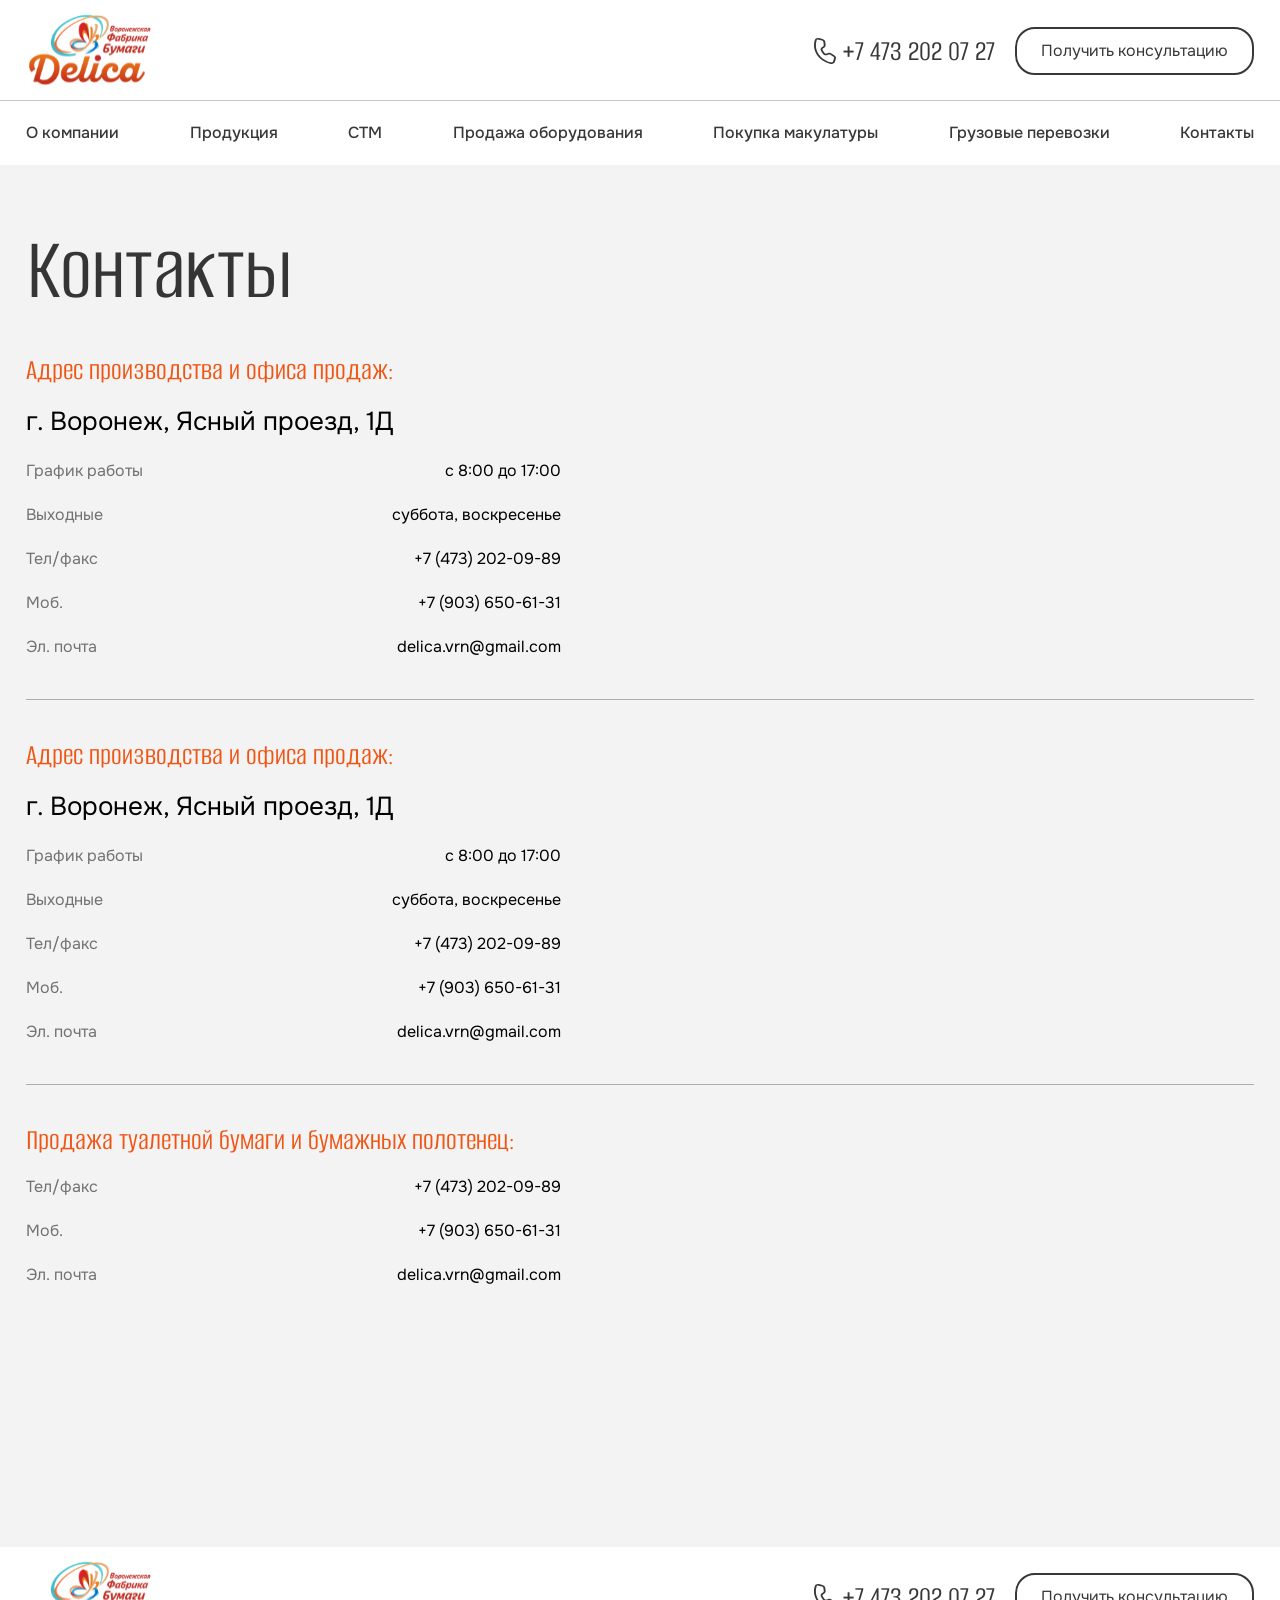
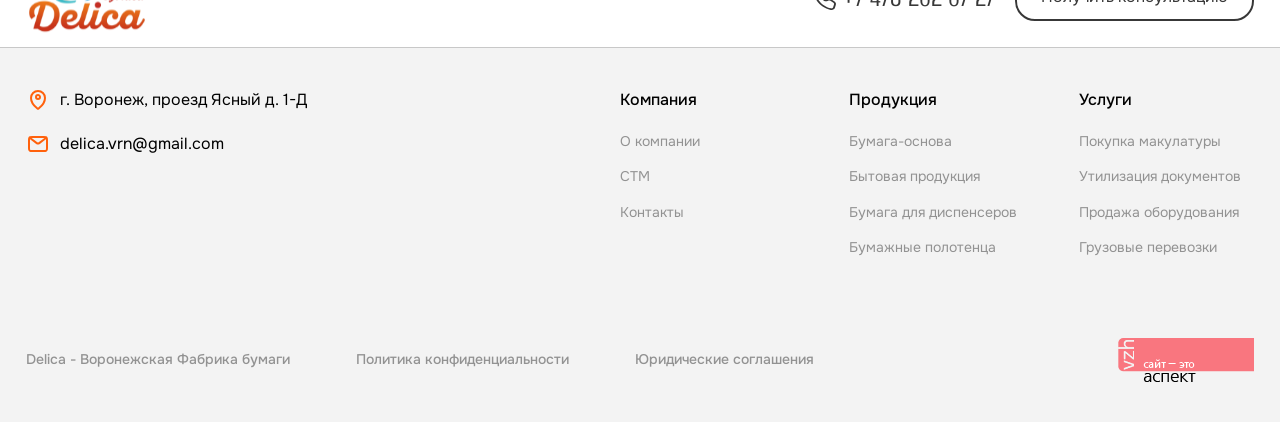
<file: delica/contacts.html>
<!DOCTYPE html>
<html lang="ru">
<head>
  <meta charset="UTF-8">
  <meta name="viewport" content="width=device-width, initial-scale=1.0">
  <title>contacts</title>
  <link rel="stylesheet" href="css/swiper-bundle.min.css">
  <link rel="stylesheet" href="css/fancybox.css">
  <link rel="stylesheet" href="css/style.css">
</head>
<body>
  <header class="header">
		<div class="overlay"></div>
    <div class="header_top_row">
      <div class="container">
        <a href="/" class="logo"><img src="img/logo_delica.svg" alt="logotype"></a>
        <div class="feedback_box">
          <a href="tel:+74732020727" class="main_number">
            <svg width="34" height="34" viewBox="0 0 34 34" fill="none" xmlns="http://www.w3.org/2000/svg">
              <path d="M6.74562 6.20156C7.23384 4.61058 9.13097 3.67252 10.9826 4.10562L14.5289 4.93512C15.9554 5.26878 17.0098 6.31491 17.1906 7.57671L17.6547 10.8148C17.807 11.8782 17.3126 12.9236 16.3609 13.5885L16.1646 13.7161L15.2019 14.2987C14.4756 14.7385 14.263 15.5863 14.7126 16.254L16.5318 18.9563L16.6217 19.0763C17.1007 19.6539 17.9954 19.869 18.7537 19.5693L19.8238 19.146C21.0246 18.6714 22.4363 18.8042 23.5005 19.4913L26.5408 21.4546C27.7257 22.2196 28.2567 23.5246 27.8808 24.7502L26.945 27.7976C26.457 29.3884 24.5606 30.3275 22.7087 29.8945C10.7378 27.0944 3.59065 16.4864 6.74562 6.20156ZM8.56587 6.62733C5.67584 16.0485 12.2228 25.7657 23.1884 28.3306C24.0347 28.5284 24.9017 28.0992 25.1248 27.3718L26.0605 24.3245C26.2403 23.7383 25.9866 23.114 25.4201 22.7482L22.3786 20.7854C21.8696 20.4568 21.1952 20.3934 20.6214 20.6199L19.5514 21.0432L19.5503 21.0438C17.86 21.7116 15.8454 21.1557 14.9057 19.7609L13.0865 17.0586C12.1475 15.6647 12.5898 13.8918 14.111 12.9706L15.0736 12.388L15.1677 12.3265C15.593 12.0293 15.8273 11.5741 15.7976 11.1023L15.7869 11.0007L15.3219 7.7624C15.2354 7.15892 14.7314 6.65856 14.0491 6.49898L10.5029 5.66949C9.65627 5.47147 8.78907 5.90027 8.56587 6.62733Z" fill="#383838"/>
            </svg><span>+7 473 202 07 27</span>
          </a>
          <a href="#" class="main_btn">Получить консультацию</a>
          <a class="menu_btn">
            <svg class="ham hamRotate ham7" viewBox="0 0 100 100" width="35"><path class="line top" d="m 63,33 h -40 c 0,0 -6,1.368796 -6,8.5 0,7.131204 6,8.5013 6,8.5013 l 20,-0.0013"></path><path class="line middle" d="m 70,50 h -40"></path><path class="line bottom" d="m 63.575405,67.073826 h -40 c -5.592752,0 -6.873604,-9.348582 1.371031,-9.348582 8.244634,0 19.053564,21.797129 19.053564,12.274756 l 0,-40"></path></svg>
          </a>
        </div>
      </div>
    </div>
    <div class="header_menu">
      <div class="container">
        <nav>
          <ul>
            <li><a href="#">О компании</a></li>
            <li><a href="#">Продукция</a></li>
            <li><a href="#">СТМ</a></li>
            <li><a href="#">Продажа оборудования</a></li>
            <li><a href="#">Покупка макулатуры</a></li>
            <li><a href="#">Грузовые перевозки</a></li>
            <li><a href="#">Контакты</a></li>
          </ul>
        </nav>
        <a href="#" class="main_btn">Получить консультацию</a>
      </div>
    </div>
  </header>

  <div class="section_contacts_page">
    <div class="container">
      <p class="contacts_page_title">Контакты</p>
        <div class="contacts_box">
          <p class="contacts_box_title">Адрес производства и офиса продаж:</p>
          <p class="contacts_adress">г. Воронеж, Ясный проезд, 1Д</p>
          <div class="contacts_box_field">
            <p class="contacts_field_title">График работы</p>
            <p class="contacts_field_value">c 8:00 до 17:00</p>
          </div>
          <div class="contacts_box_field">
            <p class="contacts_field_title">Выходные</p>
            <p class="contacts_field_value">суббота, воскресенье</p>
          </div>
          <div class="contacts_box_field">
            <p class="contacts_field_title">Тел/факс</p>
            <a href="tel:+74732020989" class="contacts_field_value">+7 (473) 202-09-89</a>
          </div>
          <div class="contacts_box_field">
            <p class="contacts_field_title">Моб.</p>
            <a href="tel:+79036506131" class="contacts_field_value">+7 (903) 650-61-31</a>
          </div>
          <div class="contacts_box_field">
            <p class="contacts_field_title">Эл. почта</p>
            <a href="mailto:delica.vrn@gmail.com" class="contacts_field_value">delica.vrn@gmail.com</a>
          </div>
        </div>
        <div class="contacts_box">
          <p class="contacts_box_title">Адрес производства и офиса продаж:</p>
          <p class="contacts_adress">г. Воронеж, Ясный проезд, 1Д</p>
          <div class="contacts_box_field">
            <p class="contacts_field_title">График работы</p>
            <p class="contacts_field_value">c 8:00 до 17:00</p>
          </div>
          <div class="contacts_box_field">
            <p class="contacts_field_title">Выходные</p>
            <p class="contacts_field_value">суббота, воскресенье</p>
          </div>
          <div class="contacts_box_field">
            <p class="contacts_field_title">Тел/факс</p>
            <a href="tel:+74732020989" class="contacts_field_value">+7 (473) 202-09-89</a>
          </div>
          <div class="contacts_box_field">
            <p class="contacts_field_title">Моб.</p>
            <a href="tel:+79036506131" class="contacts_field_value">+7 (903) 650-61-31</a>
          </div>
          <div class="contacts_box_field">
            <p class="contacts_field_title">Эл. почта</p>
            <a href="mailto:delica.vrn@gmail.com" class="contacts_field_value">delica.vrn@gmail.com</a>
          </div>
        </div>
        <div class="contacts_box">
          <p class="contacts_box_title">Продажа туалетной бумаги и бумажных полотенец:</p>
          <div class="contacts_box_field">
            <p class="contacts_field_title">Тел/факс</p>
            <a href="tel:+74732020989" class="contacts_field_value">+7 (473) 202-09-89</a>
          </div>
          <div class="contacts_box_field">
            <p class="contacts_field_title">Моб.</p>
            <a href="tel:+79036506131" class="contacts_field_value">+7 (903) 650-61-31</a>
          </div>
          <div class="contacts_box_field">
            <p class="contacts_field_title">Эл. почта</p>
            <a href="mailto:delica.vrn@gmail.com" class="contacts_field_value">delica.vrn@gmail.com</a>
          </div>
        </div>
    </div>
  </div>

  <div class="contacts_map"><script type="text/javascript" charset="utf-8" async src="https://api-maps.yandex.ru/services/constructor/1.0/js/?um=constructor%3A5bfc45165291e7b765129cff390d3a9a92604c6fad12965dd2b0d24d6ee8ff10&amp;width=1280&amp;height=442&amp;lang=ru_RU&amp;scroll=true"></script></div>

  <footer class="footer">
    <div class="footer_top_row">
      <div class="container">
        <a href="/" class="logo"><img src="img/logo_delica.svg" alt="logotype"></a>
        <div class="feedback_box">
          <a href="tel:+74732020727" class="main_number">
            <svg width="34" height="34" viewBox="0 0 34 34" fill="none" xmlns="http://www.w3.org/2000/svg"><path d="M6.74562 6.20156C7.23384 4.61058 9.13097 3.67252 10.9826 4.10562L14.5289 4.93512C15.9554 5.26878 17.0098 6.31491 17.1906 7.57671L17.6547 10.8148C17.807 11.8782 17.3126 12.9236 16.3609 13.5885L16.1646 13.7161L15.2019 14.2987C14.4756 14.7385 14.263 15.5863 14.7126 16.254L16.5318 18.9563L16.6217 19.0763C17.1007 19.6539 17.9954 19.869 18.7537 19.5693L19.8238 19.146C21.0246 18.6714 22.4363 18.8042 23.5005 19.4913L26.5408 21.4546C27.7257 22.2196 28.2567 23.5246 27.8808 24.7502L26.945 27.7976C26.457 29.3884 24.5606 30.3275 22.7087 29.8945C10.7378 27.0944 3.59065 16.4864 6.74562 6.20156ZM8.56587 6.62733C5.67584 16.0485 12.2228 25.7657 23.1884 28.3306C24.0347 28.5284 24.9017 28.0992 25.1248 27.3718L26.0605 24.3245C26.2403 23.7383 25.9866 23.114 25.4201 22.7482L22.3786 20.7854C21.8696 20.4568 21.1952 20.3934 20.6214 20.6199L19.5514 21.0432L19.5503 21.0438C17.86 21.7116 15.8454 21.1557 14.9057 19.7609L13.0865 17.0586C12.1475 15.6647 12.5898 13.8918 14.111 12.9706L15.0736 12.388L15.1677 12.3265C15.593 12.0293 15.8273 11.5741 15.7976 11.1023L15.7869 11.0007L15.3219 7.7624C15.2354 7.15892 14.7314 6.65856 14.0491 6.49898L10.5029 5.66949C9.65627 5.47147 8.78907 5.90027 8.56587 6.62733Z" fill="#383838"/></svg>
            <span>+7 473 202 07 27</span>
          </a>
          <a href="#" class="main_btn">Получить консультацию</a>
        </div>
      </div>
    </div>
    <div class="footer_middle_row">
      <div class="container">
        <a href="#" class="main_btn">Получить консультацию</a>
        <div class="footer_contacts_box">
          <ul class="footer_contacts_list">
            <li class="footer_contacts_item"><p class="footer_adress">г. Воронеж, проезд Ясный д. 1-Д</p></li>
            <li class="footer_contacts_item"><a class="mail-link" href="mailto:delica.vrn@gmail.com">delica.vrn@gmail.com</a></li>
          </ul>
        </div>
        <div class="footer_menu_box">
          <nav>
            <ul>
              <li>
                <a href="">Компания</a>
                <ul>
                  <li><a href="#">О компании</a></li>
                  <li><a href="#">СТМ</a></li>
                  <li><a href="#">Контакты</a></li>
                </ul>
              </li>
              <li>
                <a href="">Продукция</a>
                <ul>
                  <li><a href="#">Бумага-основа</a></li>
                  <li><a href="#">Бытовая продукция</a></li>
                  <li><a href="#">Бумага для диспенсеров</a></li>
                  <li><a href="#">Бумажные полотенца</a></li>
                </ul>
              </li>
              <li>
                <a href="">Услуги</a>
                <ul>
                  <li><a href="#">Покупка макулатуры</a></li>
                  <li><a href="#">Утилизация документов</a></li>
                  <li><a href="#">Продажа оборудования</a></li>
                  <li><a href="#">Грузовые перевозки</a></li>
                </ul>
              </li>
            </ul>
          </nav>
        </div>
      </div>
    </div>
    <div class="copy_row">
      <div class="container">
        <div class="polit">
          <p>Delica - Воронежская Фабрика бумаги</p>
          <p>Политика конфиденциальности</p>
          <p>Юридические соглашения </p>
        </div>
        <p><a href="https://www.vzh.ru/"><img src="img/logo_vzh.svg" alt="vzh.ru"></a></p>
      </div>
    </div>
  </footer>
  <script src="js/swiper-bundle.min.js"></script>
  <script src="js/fancybox.umd.js"></script>
  <script src="js/main.js"></script>
</body>
</html>
</file>
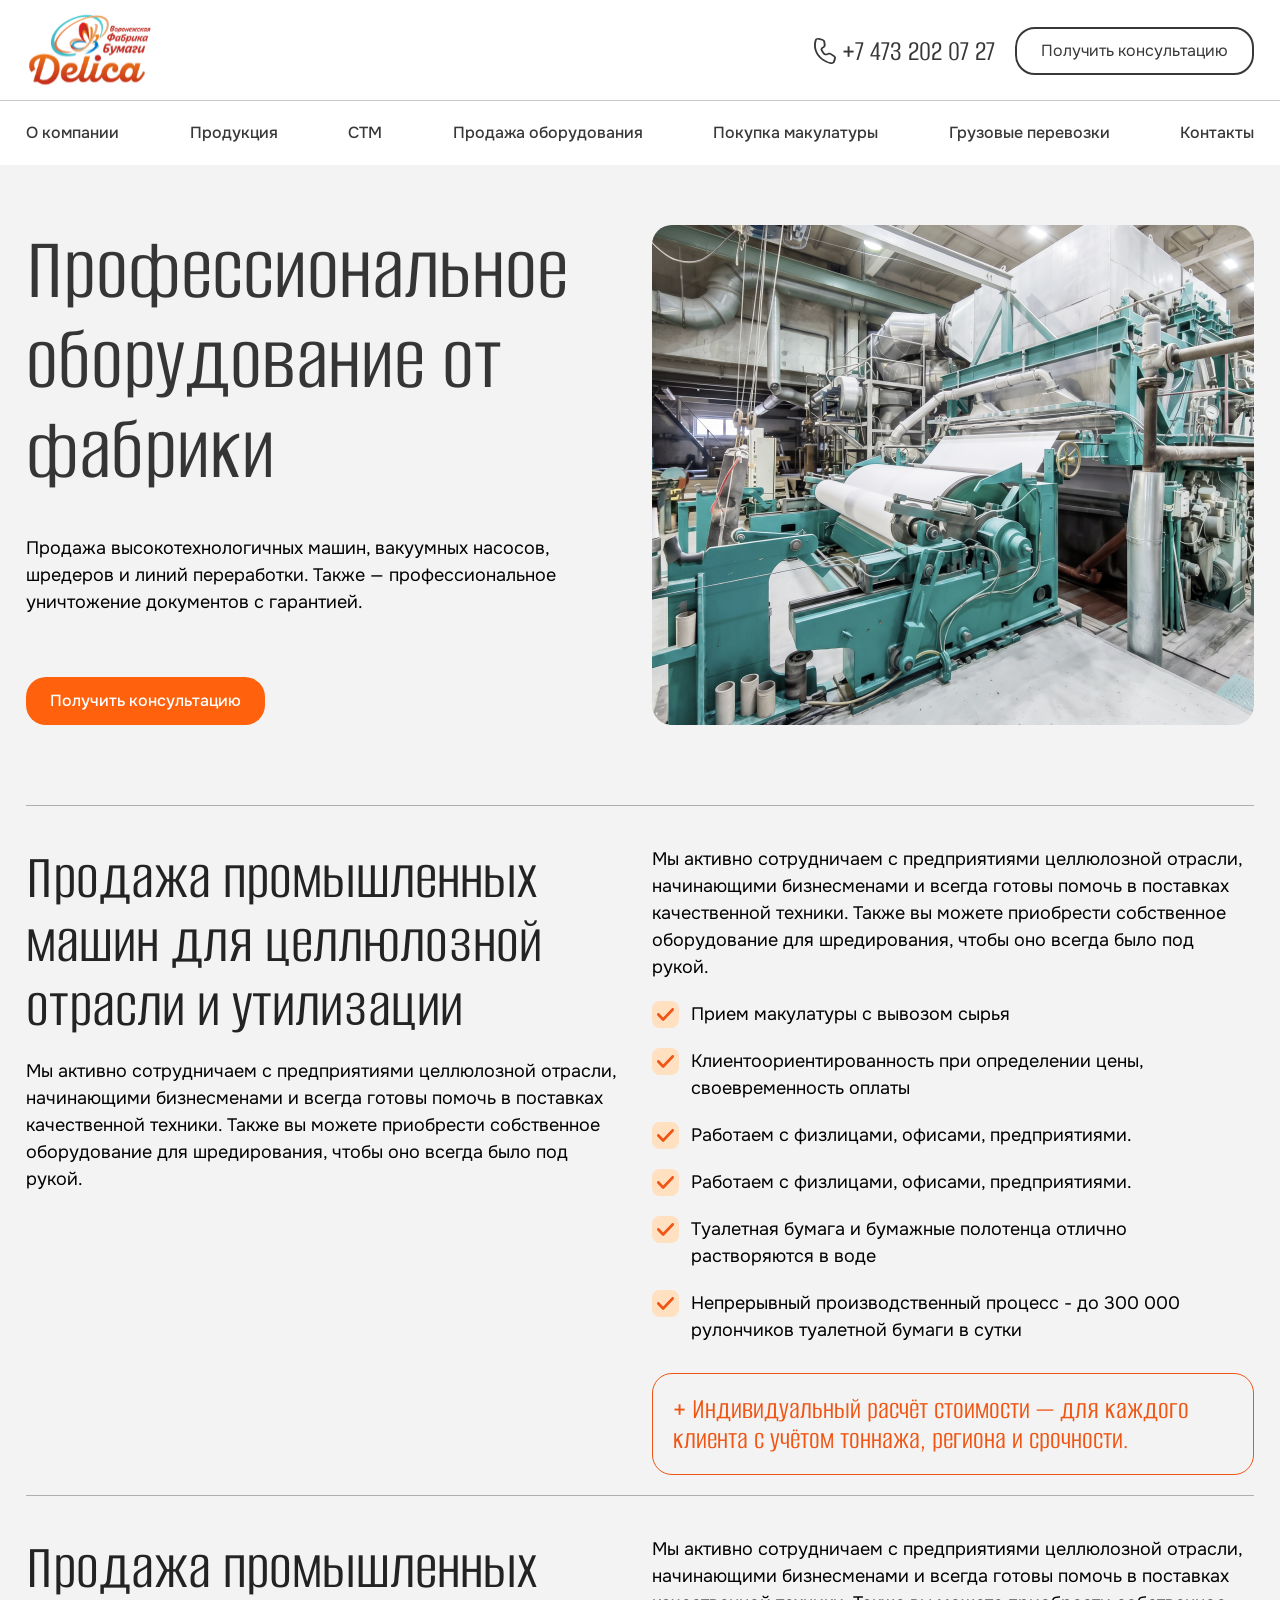
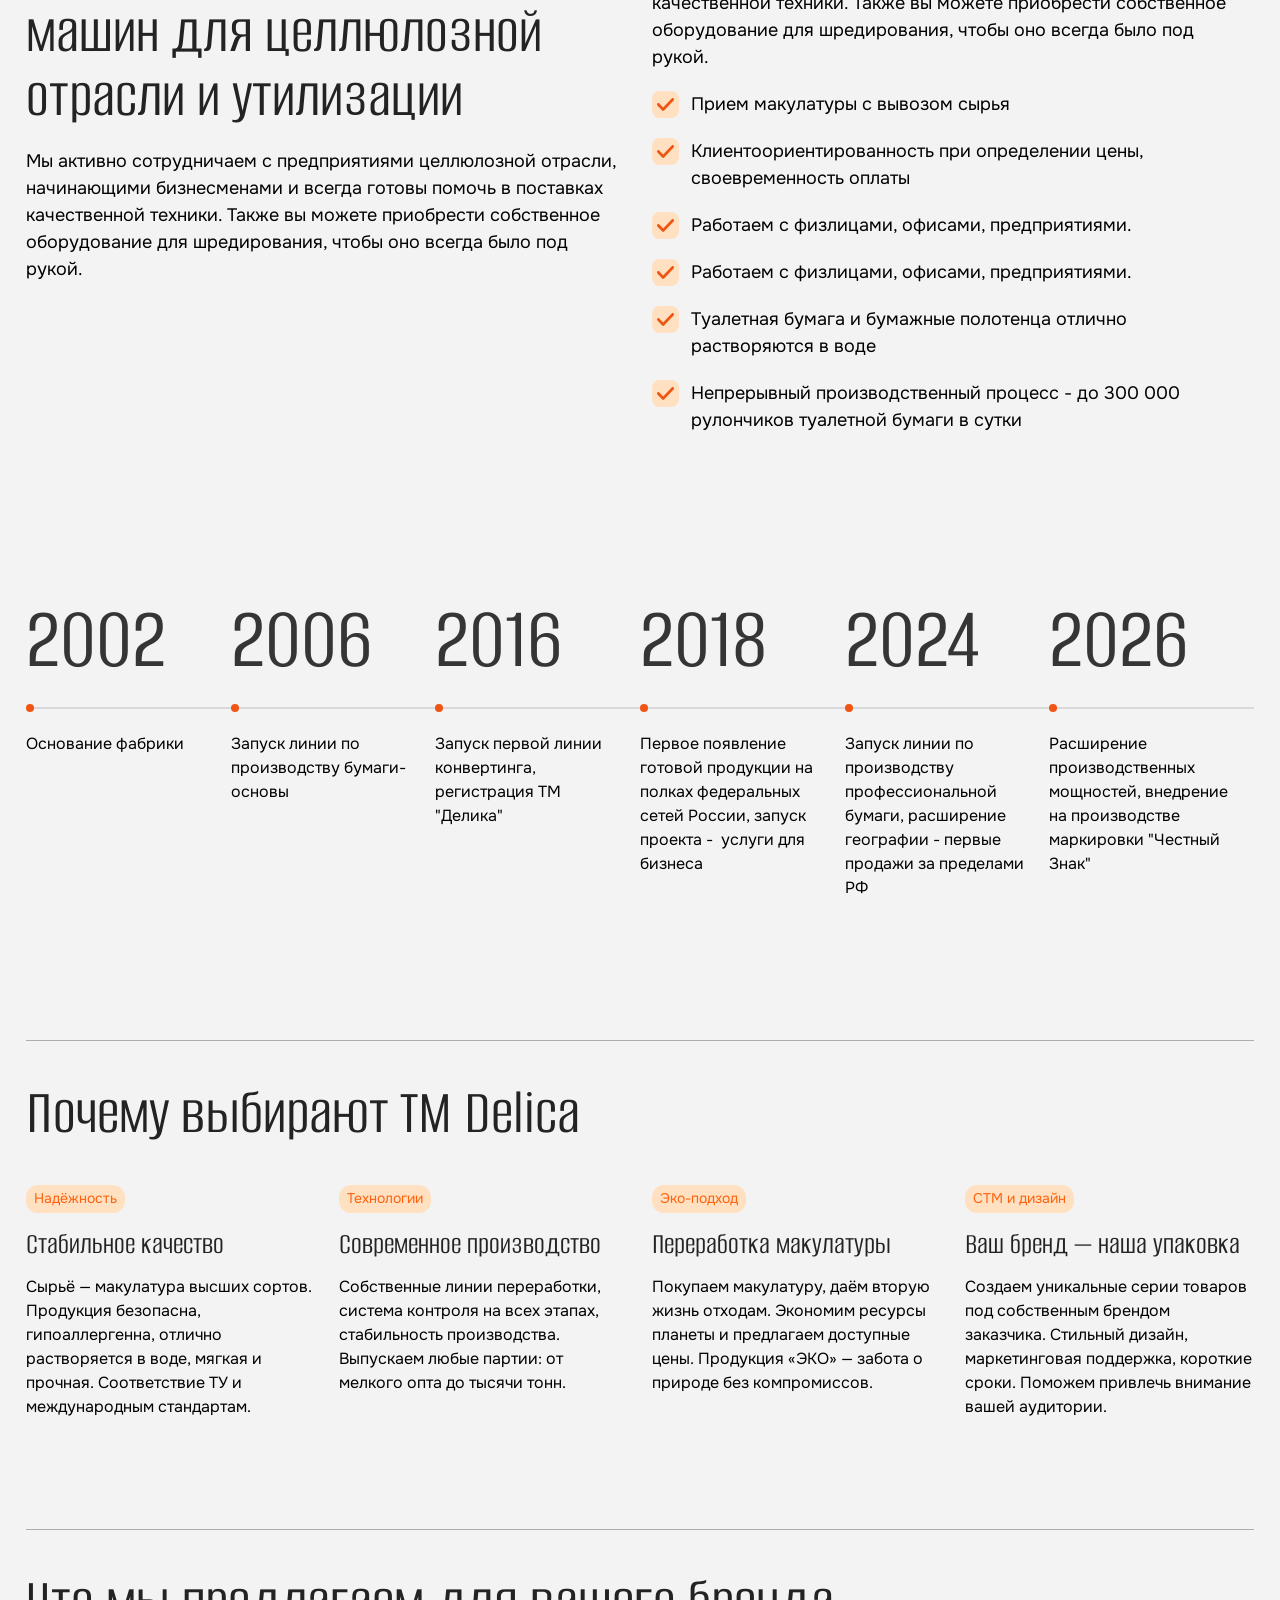
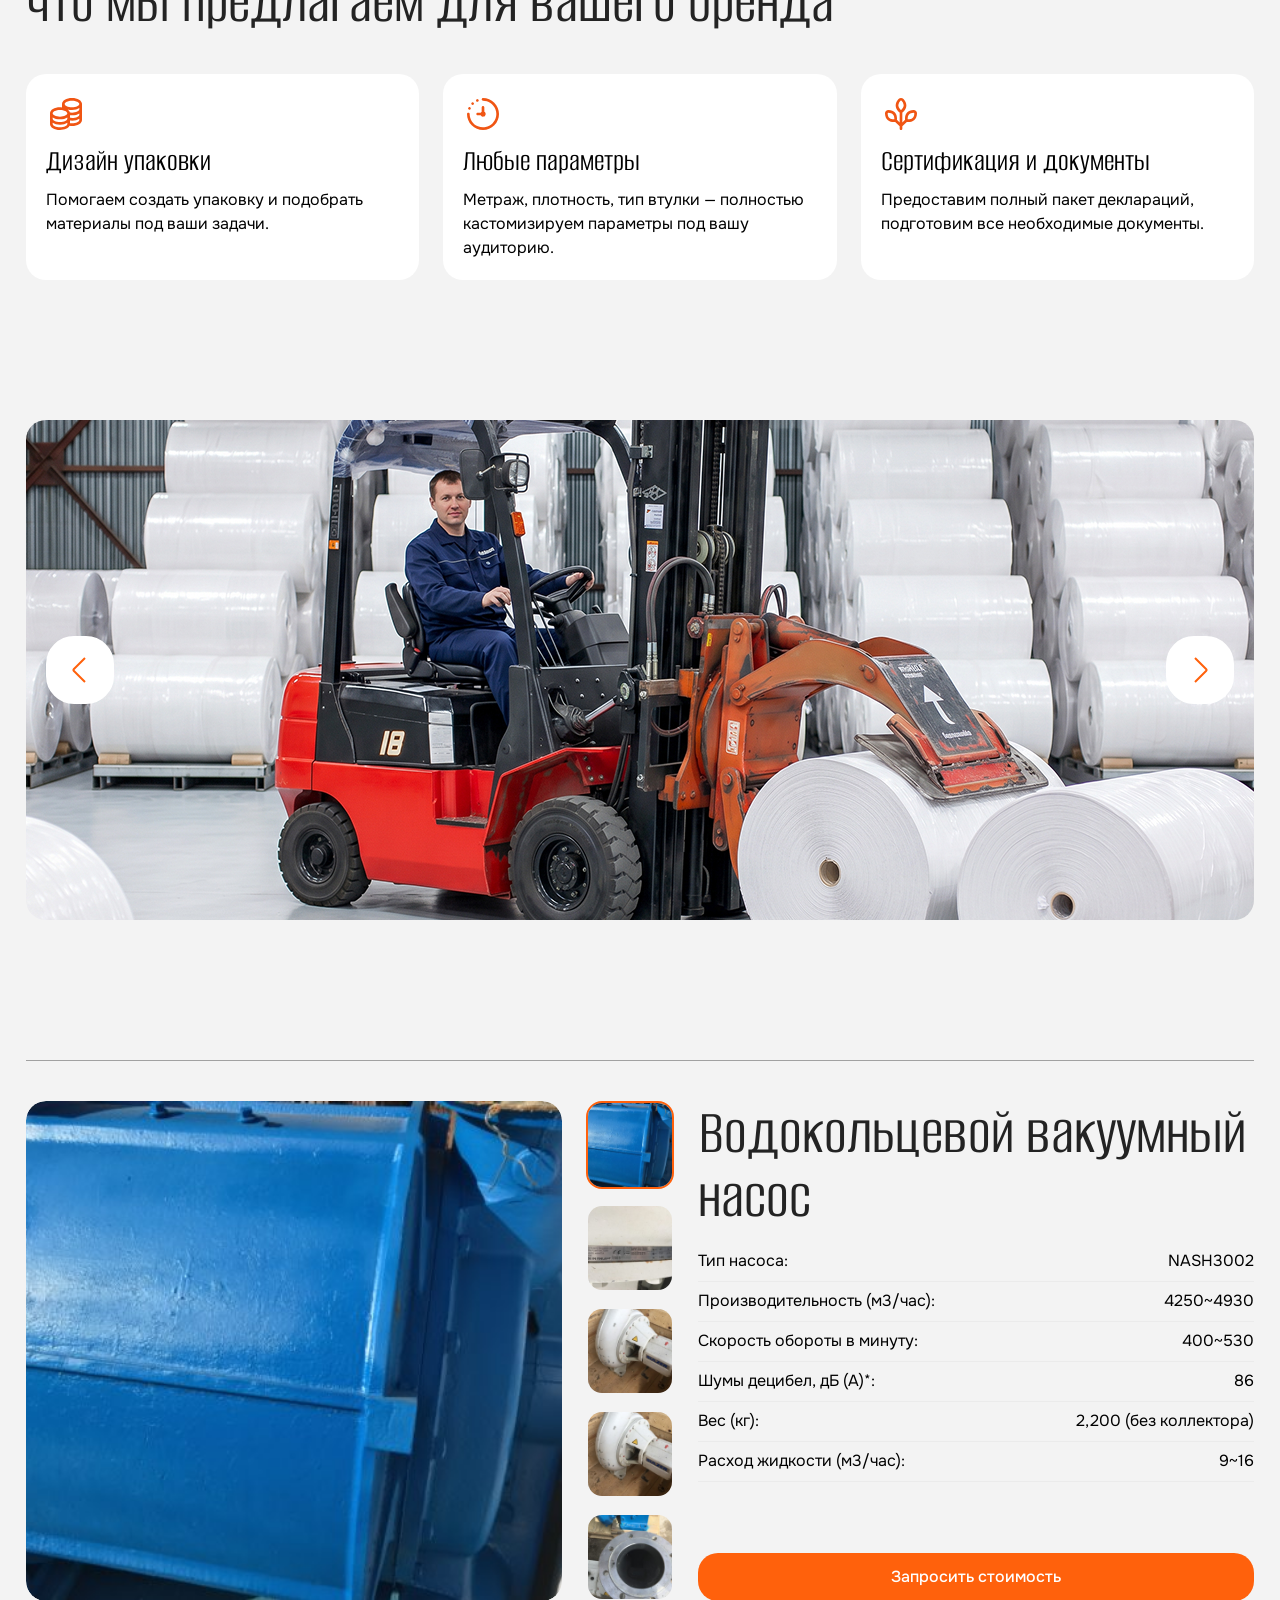
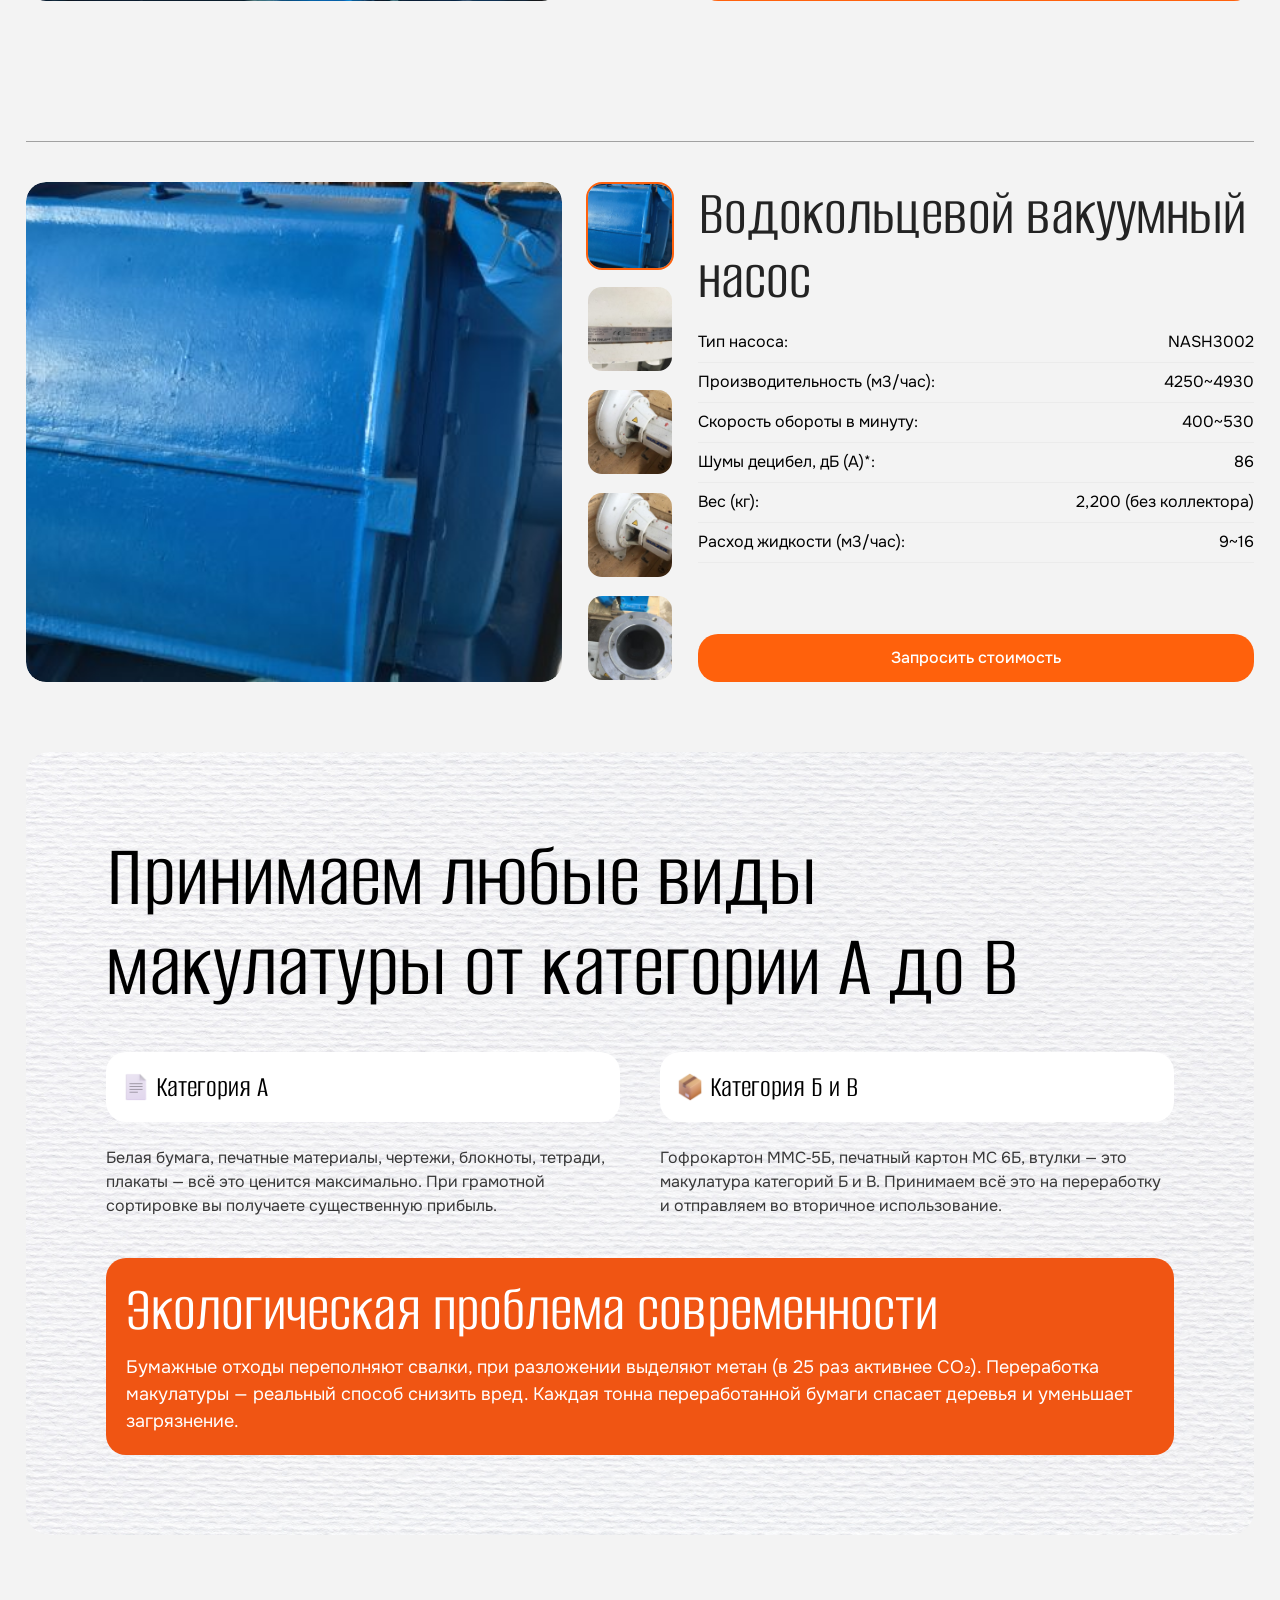
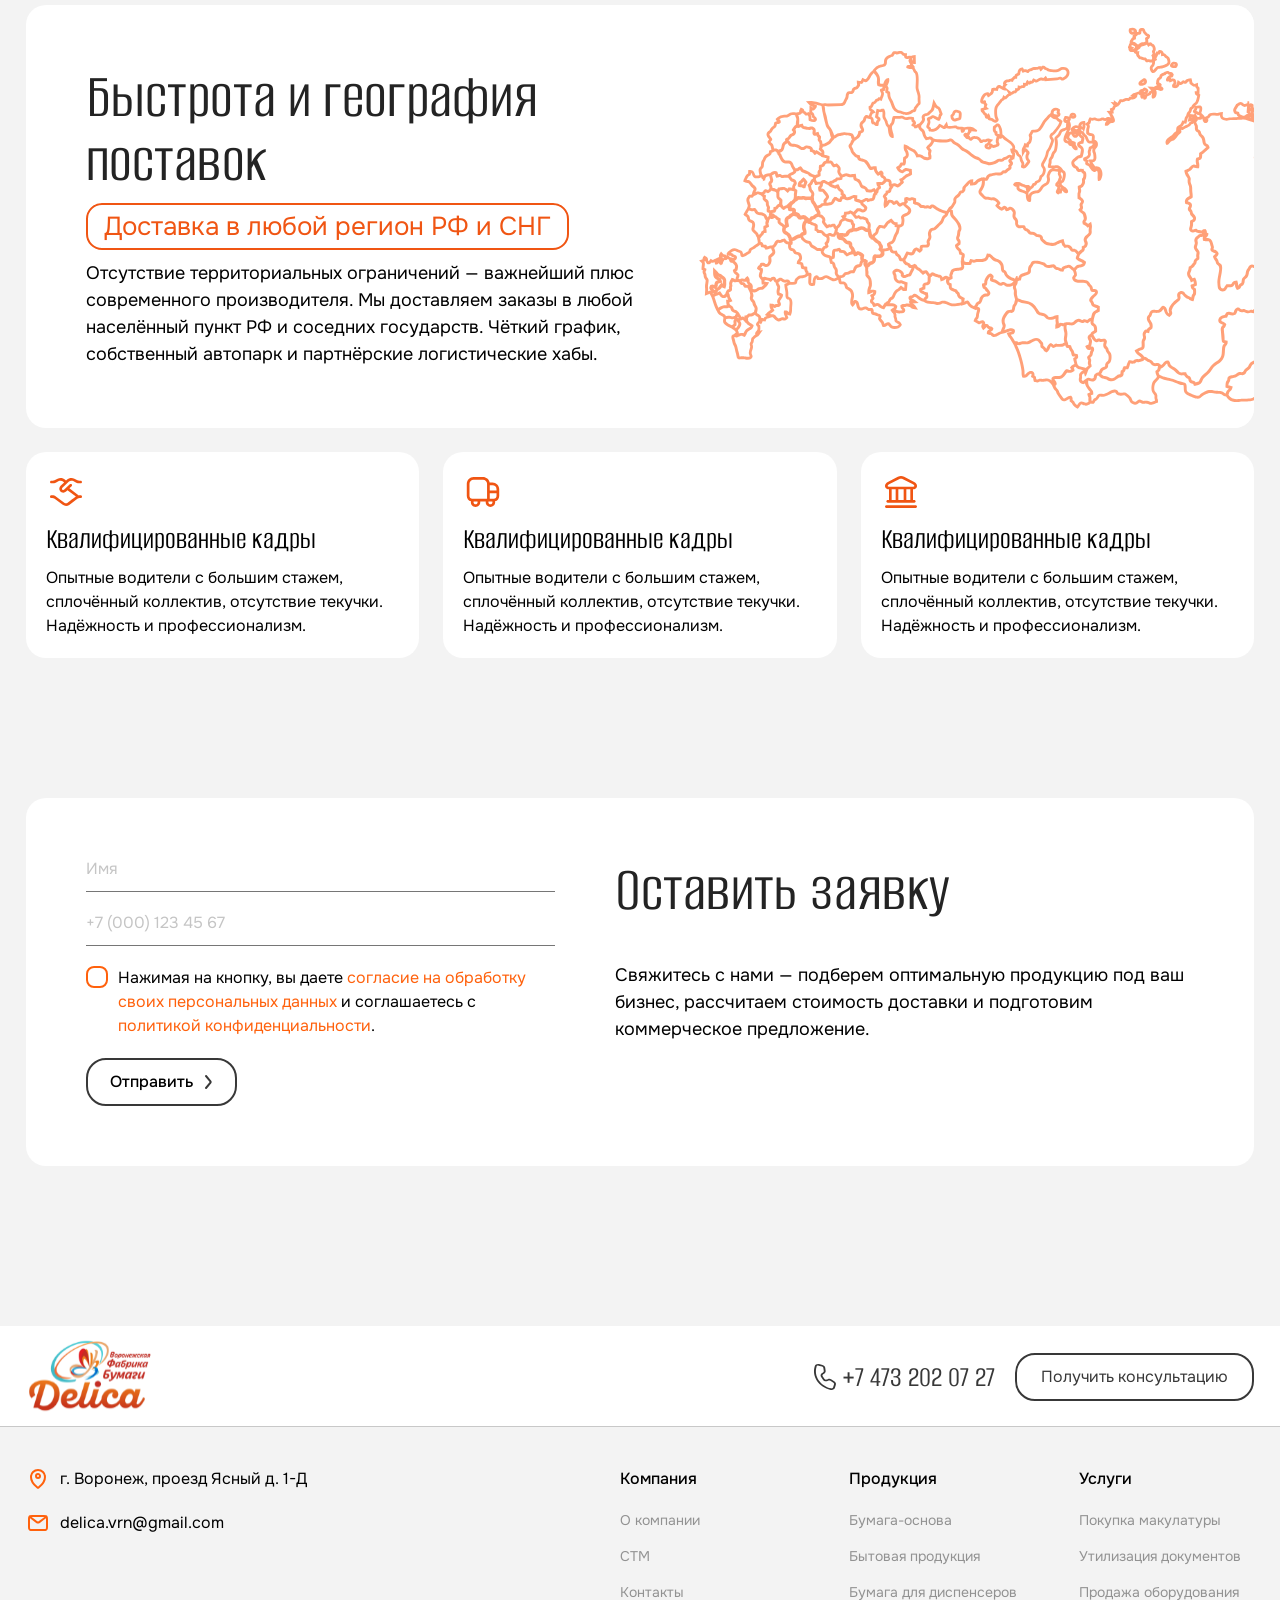
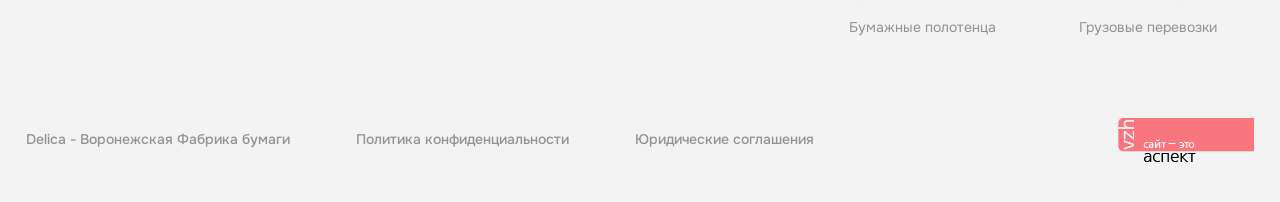
<file: delica/equipment.html>
<!DOCTYPE html>
<html lang="ru">
<head>
  <meta charset="UTF-8">
  <meta name="viewport" content="width=device-width, initial-scale=1.0">
  <title>equipment</title>
  <link rel="stylesheet" href="css/swiper-bundle.min.css">
  <link rel="stylesheet" href="css/fancybox.css">
  <link rel="stylesheet" href="css/style.css">
</head>
<body>
  <header class="header">
		<div class="overlay"></div>
    <div class="header_top_row">
      <div class="container">
        <a href="/" class="logo"><img src="img/logo_delica.svg" alt="logotype"></a>
        <div class="feedback_box">
          <a href="tel:+74732020727" class="main_number">
            <svg width="34" height="34" viewBox="0 0 34 34" fill="none" xmlns="http://www.w3.org/2000/svg">
              <path d="M6.74562 6.20156C7.23384 4.61058 9.13097 3.67252 10.9826 4.10562L14.5289 4.93512C15.9554 5.26878 17.0098 6.31491 17.1906 7.57671L17.6547 10.8148C17.807 11.8782 17.3126 12.9236 16.3609 13.5885L16.1646 13.7161L15.2019 14.2987C14.4756 14.7385 14.263 15.5863 14.7126 16.254L16.5318 18.9563L16.6217 19.0763C17.1007 19.6539 17.9954 19.869 18.7537 19.5693L19.8238 19.146C21.0246 18.6714 22.4363 18.8042 23.5005 19.4913L26.5408 21.4546C27.7257 22.2196 28.2567 23.5246 27.8808 24.7502L26.945 27.7976C26.457 29.3884 24.5606 30.3275 22.7087 29.8945C10.7378 27.0944 3.59065 16.4864 6.74562 6.20156ZM8.56587 6.62733C5.67584 16.0485 12.2228 25.7657 23.1884 28.3306C24.0347 28.5284 24.9017 28.0992 25.1248 27.3718L26.0605 24.3245C26.2403 23.7383 25.9866 23.114 25.4201 22.7482L22.3786 20.7854C21.8696 20.4568 21.1952 20.3934 20.6214 20.6199L19.5514 21.0432L19.5503 21.0438C17.86 21.7116 15.8454 21.1557 14.9057 19.7609L13.0865 17.0586C12.1475 15.6647 12.5898 13.8918 14.111 12.9706L15.0736 12.388L15.1677 12.3265C15.593 12.0293 15.8273 11.5741 15.7976 11.1023L15.7869 11.0007L15.3219 7.7624C15.2354 7.15892 14.7314 6.65856 14.0491 6.49898L10.5029 5.66949C9.65627 5.47147 8.78907 5.90027 8.56587 6.62733Z" fill="#383838"/>
            </svg><span>+7 473 202 07 27</span>
          </a>
          <a href="#" class="main_btn">Получить консультацию</a>
          <a class="menu_btn">
            <svg class="ham hamRotate ham7" viewBox="0 0 100 100" width="35"><path class="line top" d="m 63,33 h -40 c 0,0 -6,1.368796 -6,8.5 0,7.131204 6,8.5013 6,8.5013 l 20,-0.0013"></path><path class="line middle" d="m 70,50 h -40"></path><path class="line bottom" d="m 63.575405,67.073826 h -40 c -5.592752,0 -6.873604,-9.348582 1.371031,-9.348582 8.244634,0 19.053564,21.797129 19.053564,12.274756 l 0,-40"></path></svg>
          </a>
        </div>
      </div>
    </div>
    <div class="header_menu">
      <div class="container">
        <nav>
          <ul>
            <li><a href="#">О компании</a></li>
            <li><a href="#">Продукция</a></li>
            <li><a href="#">СТМ</a></li>
            <li><a href="#">Продажа оборудования</a></li>
            <li><a href="#">Покупка макулатуры</a></li>
            <li><a href="#">Грузовые перевозки</a></li>
            <li><a href="#">Контакты</a></li>
          </ul>
        </nav>
        <a href="#" class="main_btn">Получить консультацию</a>
      </div>
    </div>
  </header>

  <div class="section_title_def_box">
    <div class="container">
      <div class="text_box">
        <p class="title">Профессиональное оборудование от фабрики</p>
        <p class="desc">Продажа высокотехнологичных машин, вакуумных насосов, шредеров и линий переработки. Также — профессиональное уничтожение документов с гарантией.</p>
      </div>
      <div class="img" style="background-image: url('img/advantages_img.jpg')"></div>
      <a class="link main_btn_2" href="#">Получить консультацию</a>
    </div>
  </div>

  <div class="section_inform_box">
    <div class="container">
      <div class="inform_inner inform_inner_two">
        <div class="inform_left_column">
          <p class="inform_title">Продажа промышленных машин для целлюлозной отрасли и утилизации</p>
          <p class="inform_text">Мы активно сотрудничаем с предприятиями целлюлозной отрасли, начинающими бизнесменами и всегда готовы помочь в поставках качественной техники. Также вы можете приобрести собственное оборудование для шредирования, чтобы оно всегда было под рукой.</p>
        </div>
        <div class="inform_right_column">
          <p class="inform_text">Мы активно сотрудничаем с предприятиями целлюлозной отрасли, начинающими бизнесменами и всегда готовы помочь в поставках качественной техники. Также вы можете приобрести собственное оборудование для шредирования, чтобы оно всегда было под рукой.</p>
          <ul class="inform_list">
            <li><p>Прием макулатуры с вывозом сырья</p></li>
            <li><p>Клиентоориентированность при определении цены, своевременность оплаты</p></li>
            <li><p>Работаем с физлицами, офисами, предприятиями.</p></li>
            <li><p>Работаем с физлицами, офисами, предприятиями.</p></li>
            <li><p>Туалетная бумага и бумажные полотенца отлично растворяются в воде</p></li>
            <li><p>Непрерывный производственный процесс - до 300 000 рулончиков туалетной бумаги в сутки</p></li>
          </ul>
          <div class="inform_attention">
            <p>+ Индивидуальный расчёт стоимости — для каждого клиента с учётом тоннажа, региона и срочности.</p>
          </div>
        </div>
      </div>
      <div class="inform_inner">
        <div class="inform_left_column">
          <p class="inform_title">Продажа промышленных машин для целлюлозной отрасли и утилизации</p>
          <p class="inform_text">Мы активно сотрудничаем с предприятиями целлюлозной отрасли, начинающими бизнесменами и всегда готовы помочь в поставках качественной техники. Также вы можете приобрести собственное оборудование для шредирования, чтобы оно всегда было под рукой.</p>
        </div>
        <div class="inform_right_column">
          <p class="inform_text">Мы активно сотрудничаем с предприятиями целлюлозной отрасли, начинающими бизнесменами и всегда готовы помочь в поставках качественной техники. Также вы можете приобрести собственное оборудование для шредирования, чтобы оно всегда было под рукой.</p>
          <ul class="inform_list">
            <li><p>Прием макулатуры с вывозом сырья</p></li>
            <li><p>Клиентоориентированность при определении цены, своевременность оплаты</p></li>
            <li><p>Работаем с физлицами, офисами, предприятиями.</p></li>
            <li><p>Работаем с физлицами, офисами, предприятиями.</p></li>
            <li><p>Туалетная бумага и бумажные полотенца отлично растворяются в воде</p></li>
            <li><p>Непрерывный производственный процесс - до 300 000 рулончиков туалетной бумаги в сутки</p></li>
          </ul>
        </div>
      </div>
    </div>
  </div>

  <div class="section_years_box">
    <div class="container">
      <div class="years_box">
        <div class="year_item">
          <p class="years_top">2002</p>
          <p class="years_bottom">Основание фабрики</p>
        </div>
        <div class="year_item">
          <p class="years_top">2006</p>
          <p class="years_bottom">Запуск линии по производству бумаги-основы</p>
        </div>
        <div class="year_item">
          <p class="years_top">2016</p>
          <p class="years_bottom">Запуск первой линии конвертинга, регистрация ТМ "Делика"</p>
        </div>
        <div class="year_item">
          <p class="years_top">2018</p>
          <p class="years_bottom">Первое появление готовой продукции на полках федеральных сетей России, запуск проекта -  услуги для бизнеса</p>
        </div>
        <div class="year_item">
          <p class="years_top">2024</p>
          <p class="years_bottom">Запуск линии по производству профессиональной бумаги, расширение географии - первые продажи за пределами РФ</p>
        </div>
        <div class="year_item">
          <p class="years_top">2026</p>
          <p class="years_bottom">Расширение производственных мощностей, внедрение на производстве маркировки "Честный Знак"</p>
        </div>
      </div>
    </div>
  </div>

  <div class="why_choose_delica">
    <div class="container">
      <p class="why_choose_delica_title">Почему выбирают ТМ Delica</p>
      <div class="why_choose_delica_box">
        <div class="why_choose_item">
          <p class="why_choose_item_top">Надёжность</p>
          <p class="why_choose_item_middle">Стабильное качество</p>
          <p class="why_choose_item_bottom">Сырьё — макулатура высших сортов. Продукция безопасна, гипоаллергенна, отлично растворяется в воде, мягкая и прочная. Соответствие ТУ и международным стандартам.</p>
        </div>
        <div class="why_choose_item">
          <p class="why_choose_item_top">Технологии</p>
          <p class="why_choose_item_middle">Современное производство</p>
          <p class="why_choose_item_bottom">Собственные линии переработки, система контроля на всех этапах, стабильность производства. Выпускаем любые партии: от мелкого опта до тысячи тонн.</p>
        </div>
        <div class="why_choose_item">
          <p class="why_choose_item_top">Эко-подход</p>
          <p class="why_choose_item_middle">Переработка макулатуры</p>
          <p class="why_choose_item_bottom">Покупаем макулатуру, даём вторую жизнь отходам. Экономим ресурсы планеты и предлагаем доступные цены. Продукция «ЭКО» — забота о природе без компромиссов.</p>
        </div>
        <div class="why_choose_item">
          <p class="why_choose_item_top">СТМ и дизайн</p>
          <p class="why_choose_item_middle">Ваш бренд — наша упаковка</p>
          <p class="why_choose_item_bottom">Создаем уникальные серии товаров под собственным брендом заказчика. Стильный дизайн, маркетинговая поддержка, короткие сроки. Поможем привлечь внимание вашей аудитории.</p> 
        </div>
      </div>
    </div>
  </div>

  <div class="section_why_us">
    <div class="container">
      <p class="why_us_title">Что мы предлагаем для вашего бренда</p>
      <div class="items_box">
        <div class="why_us_item item_1">
          <span class="img"></span>
          <p class="title">Дизайн упаковки</p>
          <p class="text">Помогаем создать упаковку и подобрать материалы под ваши задачи.</p>
        </div>
        <div class="why_us_item item_2">
          <span class="img"></span>
          <p class="title">Любые параметры</p>
          <p class="text">Метраж, плотность, тип втулки — полностью кастомизируем параметры под вашу аудиторию.</p>
        </div>
        <div class="why_us_item item_3">
          <span class="img"></span>
          <p class="title">Сертификация и документы</p>
          <p class="text">Предоставим полный пакет деклараций, подготовим все необходимые документы.</p>
        </div>
      </div>
    </div>
  </div>

  <div class="foto_slider_on_main">
    <div class="foto_slider_container">
      <div class="foto_slider swiper">
        <div class="foto_slider_row swiper-wrapper">
          <div class="foto_slider_item swiper-slide"><a href="img/img(1).jpg" data-fancybox="gallery_foto_slider"><img src="img/img(1).jpg" alt=""></a></div>
          <div class="foto_slider_item swiper-slide"><a href="img/img(2).jpg" data-fancybox="gallery_foto_slider"><img src="img/img(2).jpg" alt=""></a></div>
          <div class="foto_slider_item swiper-slide"><a href="img/img(1).jpg" data-fancybox="gallery_foto_slider"><img src="img/img(11).jpg" alt=""></a></div>
          <div class="foto_slider_item swiper-slide"><a href="img/img(2).jpg" data-fancybox="gallery_foto_slider"><img src="img/img(2).jpg" alt=""></a></div>
          <div class="foto_slider_item swiper-slide"><a href="img/img(1).jpg" data-fancybox="gallery_foto_slider"><img src="img/img(1).jpg" alt=""></a></div>
          <div class="foto_slider_item swiper-slide"><a href="img/img(2).jpg" data-fancybox="gallery_foto_slider"><img src="img/img(2).jpg" alt=""></a></div>
        </div>
        <a href="#" class="btn_prev"></a>
        <a href="#" class="btn_next"></a>
      </div>
    </div>
    <div class="swiper-pagination foto_slider__pagination"></div>
  </div>

  <div class="section_product">
    <div class="container">
      <div class="product_box">
        <div class="product_gallery">
          <div class="product_main_slider">
            <div class="swiper-wrapper">
              <div class="swiper-slide"><a href="img/gallery_test_foto/1.jpg"><img src="img/gallery_test_foto/1.jpg"></a></div>
              <div class="swiper-slide"><a href="img/gallery_test_foto/2.jpg"><img src="img/gallery_test_foto/2.jpg"></a></div>
              <div class="swiper-slide"><a href="img/gallery_test_foto/3.jpg"><img src="img/gallery_test_foto/3.jpg"></a></div>
              <div class="swiper-slide"><a href="img/gallery_test_foto/3_1.jpg"><img src="img/gallery_test_foto/3_1.jpg"></a></div>
              <div class="swiper-slide"><a href="img/gallery_test_foto/4.jpg"><img src="img/gallery_test_foto/4.jpg"></a></div>
              <div class="swiper-slide"><a href="img/gallery_test_foto/5.jpg"><img src="img/gallery_test_foto/5.jpg"></a></div>
              <div class="swiper-slide"><a href="img/gallery_test_foto/6.jpg"><img src="img/gallery_test_foto/6.jpg"></a></div>
              <div class="swiper-slide"><a href="img/gallery_test_foto/7.jpg"><img src="img/gallery_test_foto/7.jpg"></a></div>
              <div class="swiper-slide"><a href="img/gallery_test_foto/8.jpg"><img src="img/gallery_test_foto/8.jpg"></a></div>
            </div>
          </div>
          <div class="product_thumb_slider">
            <div class="swiper-wrapper">
              <div class="swiper-slide"><img src="img/gallery_test_foto/1.jpg"></div>
              <div class="swiper-slide"><img src="img/gallery_test_foto/2.jpg"></div>
              <div class="swiper-slide"><img src="img/gallery_test_foto/3.jpg"></div>
              <div class="swiper-slide"><img src="img/gallery_test_foto/3_1.jpg"></div>
              <div class="swiper-slide"><img src="img/gallery_test_foto/4.jpg"></div>
              <div class="swiper-slide"><img src="img/gallery_test_foto/5.jpg"></div>
              <div class="swiper-slide"><img src="img/gallery_test_foto/6.jpg"></div>
              <div class="swiper-slide"><img src="img/gallery_test_foto/7.jpg"></div>
              <div class="swiper-slide"><img src="img/gallery_test_foto/8.jpg"></div>
            </div>
          </div>
        </div>
        <div class="product_box_info">
          <div class="info">
            <p class="title">Водокольцевой вакуумный насос</p>
            <ul class="params_list">
              <li class="params_item"><p><span class="param_name">Тип насоса:</span><span class="param_value">NASH3002</span></p></li>
              <li class="params_item"><p><span class="param_name">Производительность (м3/час):</span><span class="param_value">4250~4930</span></p></li>
              <li class="params_item"><p><span class="param_name">Скорость обороты в минуту:</span><span class="param_value">400~530</span></p></li>
              <li class="params_item"><p><span class="param_name">Шумы децибел, дБ (А)*:</span><span class="param_value">86</span></p></li>
              <li class="params_item"><p><span class="param_name">Вес (кг):</span><span class="param_value">2,200 (без коллектора)</span></p></li>
              <li class="params_item"><p><span class="param_name">Расход жидкости (м3/час):</span><span class="param_value">9~16</span></p></li>
            </ul>
          </div>
          <a class="main_btn_2" href="#">Запросить стоимость</a>
        </div>
      </div>
    </div>
  </div>
  <div class="section_product">
    <div class="container">
      <div class="product_box">
        <div class="product_gallery">
          <div class="product_main_slider">
            <div class="swiper-wrapper">
              <div class="swiper-slide"><a href="img/gallery_test_foto/1.jpg"><img src="img/gallery_test_foto/1.jpg"></a></div>
              <div class="swiper-slide"><a href="img/gallery_test_foto/2.jpg"><img src="img/gallery_test_foto/2.jpg"></a></div>
              <div class="swiper-slide"><a href="img/gallery_test_foto/3.jpg"><img src="img/gallery_test_foto/3.jpg"></a></div>
              <div class="swiper-slide"><a href="img/gallery_test_foto/3_1.jpg"><img src="img/gallery_test_foto/3_1.jpg"></a></div>
              <div class="swiper-slide"><a href="img/gallery_test_foto/4.jpg"><img src="img/gallery_test_foto/4.jpg"></a></div>
              <div class="swiper-slide"><a href="img/gallery_test_foto/5.jpg"><img src="img/gallery_test_foto/5.jpg"></a></div>
              <div class="swiper-slide"><a href="img/gallery_test_foto/6.jpg"><img src="img/gallery_test_foto/6.jpg"></a></div>
              <div class="swiper-slide"><a href="img/gallery_test_foto/7.jpg"><img src="img/gallery_test_foto/7.jpg"></a></div>
              <div class="swiper-slide"><a href="img/gallery_test_foto/8.jpg"><img src="img/gallery_test_foto/8.jpg"></a></div>
            </div>
          </div>
          <div class="product_thumb_slider">
            <div class="swiper-wrapper">
              <div class="swiper-slide"><img src="img/gallery_test_foto/1.jpg"></div>
              <div class="swiper-slide"><img src="img/gallery_test_foto/2.jpg"></div>
              <div class="swiper-slide"><img src="img/gallery_test_foto/3.jpg"></div>
              <div class="swiper-slide"><img src="img/gallery_test_foto/3_1.jpg"></div>
              <div class="swiper-slide"><img src="img/gallery_test_foto/4.jpg"></div>
              <div class="swiper-slide"><img src="img/gallery_test_foto/5.jpg"></div>
              <div class="swiper-slide"><img src="img/gallery_test_foto/6.jpg"></div>
              <div class="swiper-slide"><img src="img/gallery_test_foto/7.jpg"></div>
              <div class="swiper-slide"><img src="img/gallery_test_foto/8.jpg"></div>
            </div>
          </div>
        </div>
        <div class="product_box_info">
          <div class="info">
            <p class="title">Водокольцевой вакуумный насос</p>
            <ul class="params_list">
              <li class="params_item"><p><span class="param_name">Тип насоса:</span><span class="param_value">NASH3002</span></p></li>
              <li class="params_item"><p><span class="param_name">Производительность (м3/час):</span><span class="param_value">4250~4930</span></p></li>
              <li class="params_item"><p><span class="param_name">Скорость обороты в минуту:</span><span class="param_value">400~530</span></p></li>
              <li class="params_item"><p><span class="param_name">Шумы децибел, дБ (А)*:</span><span class="param_value">86</span></p></li>
              <li class="params_item"><p><span class="param_name">Вес (кг):</span><span class="param_value">2,200 (без коллектора)</span></p></li>
              <li class="params_item"><p><span class="param_name">Расход жидкости (м3/час):</span><span class="param_value">9~16</span></p></li>
            </ul>
          </div>
          <a class="main_btn_2" href="#">Запросить стоимость</a>
        </div>
      </div>
    </div>
  </div>

  <div class="section_accept_any">
    <div class="container">
      <div class="any_inner">
        <p class="any_title">Принимаем любые виды макулатуры от категории А до В</p>
        <div class="any_cat">
          <p class="any_cat_top any_cat_a">Категория А</p>
          <p class="any_cat_bottom">Белая бумага, печатные материалы, чертежи, блокноты, тетради, плакаты — всё это ценится максимально. При грамотной сортировке вы получаете существенную прибыль.</p>
        </div>
        <div class="any_cat">
          <p class="any_cat_top any_cat_b">Категория Б и В</p>
          <p class="any_cat_bottom">Гофрокартон ММС‑5Б, печатный картон МС 6Б, втулки — это макулатура категорий Б и В. Принимаем всё это на переработку и отправляем во вторичное использование.</p>
        </div>
        <div class="any_bottom_row">
          <p class="any_bottom_row_title">Экологическая проблема современности</p>
          <p class="any_bottom_row_text">Бумажные отходы переполняют свалки, при разложении выделяют метан (в 25 раз активнее CO₂). Переработка макулатуры — реальный способ снизить вред. Каждая тонна переработанной бумаги спасает деревья и уменьшает загрязнение.</p>
        </div>
      </div>
    </div>
  </div>

  <div class="section_delivery_prev">
    <div class="container">
      <div class="delivery_prev_inner">
        <div class="delivery_prev_left">
          <p class="delivery_prev_title">Быстрота и география поставок</p>
          <p class="delivery_prev_alert">Доставка в любой регион РФ и СНГ</p>
          <p class="delivery_prev_text">Отсутствие территориальных ограничений — важнейший плюс современного производителя. Мы доставляем заказы в любой населённый пункт РФ и соседних государств. Чёткий график, собственный автопарк и партнёрские логистические хабы.</p>
        </div>
        <div class="delivery_prev_right"></div>
      </div>
      <div class="delivery_items">
        <div class="delivery_item">
          <span class="delivery_items_icon icon_1"></span>
          <p class="delivery_item_titel">Квалифицированные кадры</p>
          <p class="delivery_item_text">Опытные водители с большим стажем, сплочённый коллектив, отсутствие текучки. Надёжность и профессионализм.</p>
        </div>
        <div class="delivery_item">
          <span class="delivery_items_icon icon_2"></span>
          <p class="delivery_item_titel">Квалифицированные кадры</p>
          <p class="delivery_item_text">Опытные водители с большим стажем, сплочённый коллектив, отсутствие текучки. Надёжность и профессионализм.</p>
        </div>
        <div class="delivery_item">
          <span class="delivery_items_icon icon_3"></span>
          <p class="delivery_item_titel">Квалифицированные кадры</p>
          <p class="delivery_item_text">Опытные водители с большим стажем, сплочённый коллектив, отсутствие текучки. Надёжность и профессионализм.</p>
        </div>
      </div>
    </div>
  </div>

  <div class="section_form">
    <div class="container">
      <div class="form_box">
        <form>
          <p><input type="text" placeholder="Имя"></p>
          <p><input type="tel" placeholder="+7 (000) 123 45 67"></p>
          <p>
            <label>
              <input type="checkbox">
              <span>Нажимая на кнопку, вы даете <a href="/soglasie-na-obrabotku-personalnyh-dannyh/">согласие на обработку своих персональных данных</a> и соглашаетесь с <a href="/privacy-policy/">политикой конфиденциальности</a>.</span>
            </label>
          </p>
          <p><button>Отправить</button></p>
        </form>
        <div class="action_box">
          <p class="action_title">Оставить заявку</p>
          <p class="action_text">Свяжитесь с нами — подберем оптимальную продукцию под ваш бизнес, рассчитаем стоимость доставки и подготовим коммерческое предложение.</p>
        </div>
      </div>
    </div>
  </div>
  
  <footer class="footer">
    <div class="footer_top_row">
      <div class="container">
        <a href="/" class="logo"><img src="img/logo_delica.svg" alt="logotype"></a>
        <div class="feedback_box">
          <a href="tel:+74732020727" class="main_number">
            <svg width="34" height="34" viewBox="0 0 34 34" fill="none" xmlns="http://www.w3.org/2000/svg"><path d="M6.74562 6.20156C7.23384 4.61058 9.13097 3.67252 10.9826 4.10562L14.5289 4.93512C15.9554 5.26878 17.0098 6.31491 17.1906 7.57671L17.6547 10.8148C17.807 11.8782 17.3126 12.9236 16.3609 13.5885L16.1646 13.7161L15.2019 14.2987C14.4756 14.7385 14.263 15.5863 14.7126 16.254L16.5318 18.9563L16.6217 19.0763C17.1007 19.6539 17.9954 19.869 18.7537 19.5693L19.8238 19.146C21.0246 18.6714 22.4363 18.8042 23.5005 19.4913L26.5408 21.4546C27.7257 22.2196 28.2567 23.5246 27.8808 24.7502L26.945 27.7976C26.457 29.3884 24.5606 30.3275 22.7087 29.8945C10.7378 27.0944 3.59065 16.4864 6.74562 6.20156ZM8.56587 6.62733C5.67584 16.0485 12.2228 25.7657 23.1884 28.3306C24.0347 28.5284 24.9017 28.0992 25.1248 27.3718L26.0605 24.3245C26.2403 23.7383 25.9866 23.114 25.4201 22.7482L22.3786 20.7854C21.8696 20.4568 21.1952 20.3934 20.6214 20.6199L19.5514 21.0432L19.5503 21.0438C17.86 21.7116 15.8454 21.1557 14.9057 19.7609L13.0865 17.0586C12.1475 15.6647 12.5898 13.8918 14.111 12.9706L15.0736 12.388L15.1677 12.3265C15.593 12.0293 15.8273 11.5741 15.7976 11.1023L15.7869 11.0007L15.3219 7.7624C15.2354 7.15892 14.7314 6.65856 14.0491 6.49898L10.5029 5.66949C9.65627 5.47147 8.78907 5.90027 8.56587 6.62733Z" fill="#383838"/></svg>
            <span>+7 473 202 07 27</span>
          </a>
          <a href="#" class="main_btn">Получить консультацию</a>
        </div>
      </div>
    </div>
    <div class="footer_middle_row">
      <div class="container">
        <a href="#" class="main_btn">Получить консультацию</a>
        <div class="footer_contacts_box">
          <ul class="footer_contacts_list">
            <li class="footer_contacts_item"><p class="footer_adress">г. Воронеж, проезд Ясный д. 1-Д</p></li>
            <li class="footer_contacts_item"><a class="mail-link" href="mailto:delica.vrn@gmail.com">delica.vrn@gmail.com</a></li>
          </ul>
        </div>
        <div class="footer_menu_box">
          <nav>
            <ul>
              <li>
                <a href="">Компания</a>
                <ul>
                  <li><a href="#">О компании</a></li>
                  <li><a href="#">СТМ</a></li>
                  <li><a href="#">Контакты</a></li>
                </ul>
              </li>
              <li>
                <a href="">Продукция</a>
                <ul>
                  <li><a href="#">Бумага-основа</a></li>
                  <li><a href="#">Бытовая продукция</a></li>
                  <li><a href="#">Бумага для диспенсеров</a></li>
                  <li><a href="#">Бумажные полотенца</a></li>
                </ul>
              </li>
              <li>
                <a href="">Услуги</a>
                <ul>
                  <li><a href="#">Покупка макулатуры</a></li>
                  <li><a href="#">Утилизация документов</a></li>
                  <li><a href="#">Продажа оборудования</a></li>
                  <li><a href="#">Грузовые перевозки</a></li>
                </ul>
              </li>
            </ul>
          </nav>
        </div>
      </div>
    </div>
    <div class="copy_row">
      <div class="container">
        <div class="polit">
          <p>Delica - Воронежская Фабрика бумаги</p>
          <p>Политика конфиденциальности</p>
          <p>Юридические соглашения </p>
        </div>
        <p><a href="https://www.vzh.ru/"><img src="img/logo_vzh.svg" alt="vzh.ru"></a></p>
      </div>
    </div>
  </footer>
  <script src="js/swiper-bundle.min.js"></script>
  <script src="js/fancybox.umd.js"></script>
  <script src="js/main.js"></script>
</body>
</html>
</file>
<file: delica/css/style.css>
*{padding: 0;margin: 0;border: 0;}
*,*:before,*:after{-moz-box-sizing: border-box;-webkit-box-sizing: border-box;box-sizing: border-box;}
:focus,:active{outline: none;}
a:focus,a:active{outline: none;}
nav,footer,header,aside{display: block;}
html,body{height:100%;width:100%;font-size:100%;line-height:1;-ms-text-size-adjust:100%;-moz-text-size-adjust:100%;-webkit-text-size-adjust:100%;}
input,button,textarea{font-family:inherit;}
input::-ms-clear{display: none;}
button{cursor: pointer;}
button::-moz-focus-inner{padding:0;border:0;}
a,a:visited{text-decoration: none;}
a:hover{text-decoration: none;}
ul li{list-style: none;}
img{vertical-align: top;}
h1,h2,h3,h4,h5,h6{font-size:inherit;font-weight: inherit;}
a{color:inherit;}
/* ===================================== fonts ========================================================= */
@font-face {
  font-family: 'Onest';
  font-weight: 500;
  font-style: normal;
  src: local('AlumniSans'),
    url('../fonts/Onest-Medium.woff') format('woff'),
    url('../fonts/Onest-Medium.woff2') format('woff2');
  font-display: swap;
}
@font-face {
  font-family: 'Onest';
  font-weight: 400;
  font-style: normal;
  src: local('AlumniSans'),
    url('../fonts/Onest-Regular.woff') format('woff'),
    url('../fonts/Onest-Regular.woff2') format('woff2');
  font-display: swap;
}
@font-face {
  font-family: 'AlumniSans';
  font-weight: 400;
  font-style: normal;
  src: local('AlumniSans'),
    url('../fonts/AlumniSans-Regular.woff') format('woff'),
    url('../fonts/AlumniSans-Regular.woff2') format('woff2');
  font-display: swap;
}
/* ============================================================================================== */
:root {
  --color_text_header: #383838;
  --akcent_color_hover: #FF610C;
  --bunner_title: 90px;
  --main_title: 64px;
  --main_title_color: #232323;
  --text_size_main: 16px;
  --text_size_main_plus: 18px;
  --text_size_main_minus: 14px;
  --header_height: 100px;
  --container_padding: 26px;
}
/* ============================================================================================== */
.ham {
  cursor: pointer;
  -webkit-tap-highlight-color: transparent;
  transition: transform 400ms;
  -moz-user-select: none;
  -webkit-user-select: none;
  -ms-user-select: none;
  user-select: none;
}
.hamRotate.active {transform: rotate(45deg);}
.hamRotate180.active {transform: rotate(180deg);}
.line {
  fill: none;
  transition: stroke-dasharray 400ms, stroke-dashoffset 400ms;
  stroke: #000;
  stroke-width: 5;
  stroke-linecap: round;
}
.ham7.active .line {stroke: #fff;}
.ham7 .top {stroke-dasharray: 26 82;}
.ham7 .middle {stroke-dasharray: 40 111;}
.ham7 .bottom {stroke-dasharray: 27 161;}
.ham7.active .top {
  stroke-dasharray: 37 82;
  stroke-dashoffset: -62px;
  d: path("m 70 33 h -40 c 0 0 -6 1.3688 -6 8.5 c 0 7.1312 6 8.5013 6 8.5013 l 20 -0.0013");
}
.ham7.active .middle {stroke-dashoffset: 23px;}
.ham7.active .bottom {
  stroke-dasharray: 40 161;
  stroke-dashoffset: -81px;
  d: path("m 69.5754 67.0738 h -40 c -5.59275 0 -6.8736 -9.34858 1.37103 -9.34858 c 8.24463 0 19.0536 21.7971 19.0536 12.2748 l 0 -40");
}
/* ============================================================================================== */
.menu_btn {
  display: none;
  align-items: center;
  justify-content: center;
  border: 2px solid var(--color_text_header);
  border-radius: 20px;
  transition: opacity .3s ease-in-out;
  width: 48px;
  height: 48px;
}
.menu_btn--active {
  background-color: var(--color_text_header);
  border: 2px solid var(--color_text_header);
}
/* ============================================================================================== */
/* =================================== footer_menu ============================================ */
.footer_menu_box nav>ul>li>a[href=""]:hover {cursor: unset;}
.footer_menu_box nav>ul>li>a {
  font-weight: 500;
  font-size: 16px;
  line-height: 1.5;
  color: #000;
  margin-bottom: 20px;
  display: block;
}
.footer_menu_box nav>ul>li {
  max-width: 176px;
  flex: 1 1 0;
}
.footer_menu_box nav {
  font-size: 14px;
  color: #929292;
  line-height: 1.4;
}
.footer_menu_box nav>ul {
  display: flex;
  gap: 54px;
  min-width: 634px;
  justify-content: space-between;
}
.footer_menu_box nav>ul>li>ul {
  display: flex;
  flex-direction: column;
  transition: all .3s ease-in-out;
}
.footer_menu_box nav>ul>li>ul>li {
  margin-bottom: 16px;
}
.footer_menu_box nav>ul>li>ul a {
  transition: color .2s ease-in-out;
}
.footer_menu_box nav>ul>li>ul a:active {color: var(--akcent_color_hover);}
/* ============================================================================================= */
.overlay {
	position: fixed;
	z-index: 99;
	background: rgba(0, 0, 0, 0.3);
	opacity: 0;
	top: 0;
	left: 0;
	width: 150%;
	height: 150%;
	visibility: hidden;
	transition: all .3s ease-in-out;
	backdrop-filter: blur(5px);
}
.overlay--visible {visibility: visible;opacity: 1;}
.scroll-nane {overflow: hidden;}
body {
  font-family: 'Onest';
  background-color: #F3F3F3;
}
.container {
  padding: 0 var(--container_padding);
  max-width: calc(1320px + var(--container_padding) * 2);
  margin: 0 auto;
}
.header {
  background-color: #fff;
  position: relative;
  z-index: 999;
}
.logo {
  height: 77px;
}
.logo img {
  width: 100%;
  height: 100%;
  object-fit: contain;
}
.header .container {
  display: flex;
  justify-content: space-between;
  align-items: center;
}
.header_top_row {
  border-bottom: 1px solid #C8C8C8;
  padding: 12px 0 11px;
  background-color: #fff;
  z-index: 999;
  position: relative;
}
.header_menu {
  padding: 20px 0;
  font-weight: 500;
  width: 100%;
  z-index: -1;
  background-color: #fff;
  overflow: hidden;
  z-index: 999;
  transition: padding .3s ease-in-out;
}
.header_menu.header_menu--active {
  padding: 40px 0 30px;
}
.header_menu.header_menu--active .container {
  max-height: calc(100vh - 120px);
  opacity: 1;
}
.header_menu .container {
  background-color: #fff;
  transition: max-height .3s ease-in-out,opacity .2s ease-in-out;
}
.header_menu .main_btn {
  display: none;
}
.header_menu nav,.header_menu ul {width: 100%;}
.header_menu ul {
  display: flex;
  justify-content: space-between;
}
.header_menu li a {
  color: var(--color_text_header);
  font-size: 16px;
  line-height: 1.5;
  transition: color .2s ease-in-out;
}
.header_menu li a:active {color: var(--akcent_color_hover);}
.main_btn {
  padding: 10px 24px;
  line-height: 1.5;
  color: var(--color_text_header);
  font-size: 16px;
  border: 2px solid var(--color_text_header);
  border-radius: 20px;
  transition: color .2s ease-in-out,background-color .2s ease-in-out;
  white-space: nowrap;
  text-align: center;
  background-color: #fff;
}
.main_btn:active {
  color: #fff;
  background-color: var(--color_text_header);
}
.main_btn_2 {
  display: inline-block;
  padding: 12px 24px;
  line-height: 1.5;
  font-size: 16px;
  border-radius: 20px;
  color: #fff;
  background-color: var(--akcent_color_hover);
  font-weight: 500;
  transition: background-color .3s ease-in-out;
}
.main_btn_2:active {
  background-color: #FF752B;
}
.main_number {
  font-family: 'AlumniSans';
  font-size: 30px;
  color: var(--color_text_header);
  line-height: 1;
  display: flex;
  align-items: center;
  transition: color .2s ease-in-out;
}
.main_number:active {color: var(--akcent_color_hover);}
.main_number path {
  transition: fill .2s ease-in-out;
}
.main_number:active path {fill: var(--akcent_color_hover);}
.feedback_box {
  display: flex;
  gap: 20px;
  height: fit-content;
}
.footer_contacts_list {
  display: flex;
  flex-direction: column;
  gap: 20px;
}
.footer_contacts_list .mail-link::before,
.footer_contacts_list .footer_adress::before {
  content: '';
  width: 24px;
  height: 24px;
}
.footer_contacts_list .mail-link::before {
  background: url('../img/mail.svg') center / cover no-repeat;
}
.footer_contacts_list .footer_adress::before {
  background: url('../img/pin.svg') center / cover no-repeat;
}
.footer_contacts_list .mail-link,
.footer_contacts_list .footer_adress {
  display: flex;
  align-items: center;
  gap: 10px;
  font-size: 16px;
}
.footer_contacts_list .mail-link {
  transition: color .2s ease-in-out;
}
.footer_contacts_list .mail-link:active {color: var(--akcent_color_hover);}
.footer_middle_row .container,
.footer_top_row .container {
  display: flex;
  justify-content: space-between;
  align-items: center;
  gap: 20px;
}
.footer .footer_middle_row .main_btn {display: none;}
.footer_middle_row .container {
  align-items: unset;
}
.footer_top_row {
  background-color: #fff;
  border-bottom: 1px solid #C8C8C8;
  padding: 12px 0 11px;
}
.footer_middle_row {
  padding: 40px 0 64px;
}
.copy_row {
  padding-bottom: 40px;
}
.copy_row .container {
  display: flex;
  justify-content: space-between;
  align-items: center;
}
.polit {
  display: flex;
  gap: 66px;
  font-size: 14px;
  color: #929292;
  font-weight: 500;
  line-height: 1.4;
}
.section_bunner .swiper-slide {
  height: 820px;
  background-size: cover;
  background-position: center center;
}
.bunner_pagination {
  text-align: center;
}
.swiper_nav_box .container {
  position: relative;
}
.swiper_nav_box {
  position: absolute;
  bottom: 46px;
  left: 0;
  right: 0;
  z-index: 999;
}
.section_bunner .title_box {
  margin-top: 80px;
}
.title_box .title {
  font-size: var(--bunner_title);
  line-height: 1;
  color:#fff;
  font-family: 'AlumniSans';
  max-width: 850px;
  font-weight: 400;
  margin-bottom: 20px;
}
.bunner_btn_prev,
.bunner_btn_next {
  position: absolute;
  top: 50%;
  left: 56px;
  transform: translateY(-50%);
  width: 44px;
  height: 44px;
  border: 2px solid #FFFFFF;
  background-color: #FFFFFF;
  display: block;
  border-radius: 16px;
  transition: all .2s ease-in-out,boxShadow .3s ease-in-out;
  box-shadow: 0px 6px 20px rgba(0, 0, 0, 0.12);
}
.bunner_btn_prev:active,.bunner_btn_next:active {border: 2px solid #F05513;box-shadow: 0px 8px 16px rgba(219, 124, 50, 0.4);transform: translateY(-50%) scale(.9);}
.bunner_btn_next {left: calc( 56px + var(--container_padding));}
.bunner_btn_prev {left: calc(0px + var(--container_padding));}
.bunner_btn_prev::before,
.bunner_btn_next::before {
  content: '';
  position: absolute;
  top: 50%;
  left: 50%;
  width: 24px;
  height: 24px;
  transform: translate(-50%,-50%);
}
.bunner_btn_next::before {background: url('../img/bun_btn_next.svg');}
.bunner_btn_prev::before {background: url('../img/bun_btn_prev.svg');}
.swiper-pagination-bullet {
  transition: all .3s ease-in-out;
  width: 12px;
  height: 12px;
  background-color: #fff;
  border: 1px solid #9A9A9A;
  opacity: 1;
}
.swiper-pagination-bullet-active {
  width: 30px;
  background: #F05513;
  border: 1px solid #fff;
  border-radius: 47px;
}
.section_advantages {
  padding-top: 80px;
  padding-bottom: 70px;
}
.section_advantages .container {
  display: flex;
  gap: 24px;
}
.advantages_title {
  font-family: 'AlumniSans';
  font-size: var(--main_title);
  color: var(--main_title_color);
  margin-bottom: 24px;
}
.advantages_list {
  font-size: var(--text_size_main_plus);
  display: flex;
  flex-direction: column;
  gap: 24px;
}
.advantages_list li {
  padding-left: 39px;
  position: relative;
  line-height: 1.5;
}
.advantages_list li::before {
  position: absolute;
  content: '';
  width: 27px;
  height: 27px;
  top: 0;
  left: 0;
  border-radius: 8px;
  background: url('../img/check.svg') center center no-repeat #FFE0C0;
}
.section_advantages .info {
  flex: 1 1 0;
}
.advantages_img {
  flex: 1 1 0;
  background: url('../img/advantages_img.jpg') center center / cover no-repeat;
  border-radius: 20px;
}
.advantages_list {
  margin-bottom: 74px;
}
.presents_advantages {
  display: flex;
  gap: 10px;
  justify-content: space-between;
  background-color: #fff;
  padding: 20px;
  border-radius: 20px;
  width: fit-content;
  max-width: 508px;
  width: 100%;
}
.presents_advantages_item {
  line-height: 1.5;
}
.presents_advantages span {
  font-size: 64px;
  background: linear-gradient(0deg, #D32D14 -20.97%, #FF8D30 95.4%);
  -webkit-background-clip: text;
  -webkit-text-fill-color: transparent;
  background-clip: text;
  font-weight: 400;
  font-family: 'AlumniSans';
  display: flex;
  flex-direction: column;
  line-height: 1;
}
.advantages_list,.advantages_title {max-width: 592px;}
.types_products_title {
  font-size: var(--main_title);
  color: var(--main_title_color);
  font-family: 'AlumniSans';
}
.section_types_products {
  padding: 70px 0 70px;
}
.types_products_title {
  margin-bottom: 40px;
}
.types_products_box {
  display: grid;
  grid-template-columns: 1fr 1fr;
  grid-gap: 24px;
}
.types_products_item {
  padding: 20px 20px 20px 30px;
  border-radius: 20px;
  height: 280px;
  background-color: #fff;
  background-position: 50% 100%;
  background-size: auto 100%;
  background-repeat: no-repeat;
  transition: all .3s ease-in-out;
  color: #000;
}
.types_products_item:active {background-color: #FF753B;color: #fff;background-size: auto 105%;}

.types_products_item.item_1 {background-image: url('../img/types_products_item1.png');}
.types_products_item.item_2 {background-image: url('../img/types_products_item2.png');}
.types_products_item.item_3 {background-image: url('../img/types_products_item3.png');}
.types_products_item.item_4 {background-image: url('../img/types_products_item4.png');}
.types_products_row {
  display: flex;
  justify-content: space-between;
  align-items: center;
}
.type_product_name {
  font-size: 26px;
  line-height: 1.3;
}
.type_prod_link_icon {
  position: relative;
  width: 36px;
  height: 36px;
  display: block;
}
.type_prod_link_icon::after,
.type_prod_link_icon::before {
  position: absolute;
  content: '';
  top: 50%;
  left: 50%;
  width: 100%;
  height: 100%;
  transform: translate(-50%, -50%);
  border-radius: 12px;
  transition: opacity .3s ease-in-out;
}
.type_prod_link_icon::before {
  background: url('../img/type_prod_link_icon.svg') center center / cover no-repeat;
  opacity: 1;
}
.type_prod_link_icon::after {
  background: url('../img/type_prod_link_icon_white.svg') center center / cover no-repeat;
  opacity: 0;
}
.section_cooperation {
  padding: 70px 0;
}
.cooperation_box {
  padding: 60px 50px 60px 42.5%;
  border-radius: 20px;
  height: 370px;
  width: 100%;
  position: relative;
  background-color: #fff;
  overflow: hidden;
}
.cooperation_box_bg {
  position: absolute;
  height: 100%;
  width: 536px;
  left: 0;
  top: 0;
  background: url('../img/cooperation_img.svg') center 0% / 100% no-repeat;
}
.cooperation_content {
  max-width: 700px;
  width: 100%;
  z-index: 3;
  position: relative;
}
.cooperation_title {
  font-size: var(--main_title);
  color: var(--main_title_color);
  font-family: 'AlumniSans';
  margin-bottom: 20px;
}
.cooperation_text {
  font-size: var(--text_size_main_plus);
  line-height: 1.5;
  margin-bottom: 37px;
}
.section_cooperation a {display: block;width: fit-content;}
.section_services {
  padding: 70px 0;
}
.section_services .container {
  display: flex;
  gap: 30px;
  justify-content: space-between;
}
.services_title {
  font-size: 64px;
  color: var(--main_title_color);
  font-family: 'AlumniSans';
  margin-bottom: 20px;
  max-width: 536px;
}
.services_text {
  font-size: var(--text_size_main_plus);
  line-height: 1.5;
  margin-bottom: 30px;
  max-width: 536px;
}
.services_text:last-child {margin-bottom: 0;}
.services_box {
  display: grid;
  grid-template-columns: 1fr 1fr;
  grid-gap: 24px;
}
.services_item {
  max-width: 312px;
  width: 100%;
  padding: 20px;
  border-radius: 20px;
  background-color: #fff;
  display: flex;
  flex-direction: column;
  transition: box-shadow .3s ease-in-out;
}
.services_item:active {box-shadow: 0px 20px 20px #00000014;}
.services_item::before {
  content: '';
  width: 40px;
  height: 40px;
  display: block;
  background-size: contain;
  background-position: center center;
  background-repeat: no-repeat;
  border-radius: 16px;
  margin-bottom: 24px;
}
.services_item.item_1::before {background: url('../img/services_item_1.svg');}
.services_item.item_2::before {background: url('../img/services_item_2.svg');}
.services_item.item_3::before {background: url('../img/services_item_3.svg');}
.services_item.item_4::before {background: url('../img/services_item_4.svg');}
.services_item_title {
  font-family: 'AlumniSans';
  font-size: 30px;
  margin-bottom: 18px;
}
.services_item_text {
  font-size: 16px;
  line-height: 1.5;
}
.services_item_btn {
  margin-top: 24px;
  font-size: 14px;
  line-height: 1.4;
  color: #929292;
  display: flex;
  align-items: center;
  gap: 2px;
  transition: color .2s ease-in-out;
}
.services_item_btn path {transition: stroke .3s ease-in-out;}
.section_form {padding: 70px 0 160px;overflow: hidden;}
.form_box {
  display: flex;
  gap: 60px;
  justify-content: space-between;
  padding: 60px;
  border-radius: 20px;
  background-color: #fff;
}
.action_box {max-width: 612px;}
.action_title {
  font-size: 64px;
  color: var(--main_title_color);
  font-family: 'AlumniSans';
  margin-bottom: 40px;
}
.action_text {
  font-size: 18px;
  line-height: 1.5;
}
/* =================================== form ============================================ */
form {display: flex;flex-direction: column;gap: 20px;}
form button {
  position: relative;
  padding: 10px 42px 10px 22px;
  font-size: 16px;
  font-weight: 500;
  line-height: 1.5;
  border-radius: 20px;
  border: 2px solid #383838;
  background-color: transparent;
  transition: all .3s ease-in-out;
}
form button::before,form button::after {
  position: absolute;
  content: '';
  width: 24px;
  height: 24px;
  top: 50%;
  left: calc(50% + 34px);
  transform: translateY(-50%);
  transition: opacity .3s ease-in-out;
}
form button::after {opacity: 1;background: url('../img/icon_buttons.svg') center center / contain no-repeat;}
form button::before {opacity: 0;background: url('../img/icon_buttons_white.svg') center center / contain no-repeat;}
form button:active:after {opacity: 0;}
form button:active:before {opacity: 1;}
form button:active,form button:active {background-color: #383838; color: #fff;}
input {width: 100%;}
input[type="tel"],
input[type="text"] {font-size: 16px;padding-bottom: 12px;border-bottom: 1px solid #767676;color: #767676;}
input[type="tel"]::placeholder,input[type="text"]::placeholder {font-size: 16px;color: #C5C5C5;}
input[type="checkbox"] {position: absolute;z-index: -1;opacity: 0;}
label {position: relative;padding-left: 32px;display: block;}
label span {line-height: 1.5;}
label span a {color: var(--akcent_color_hover);transition: color .3s ease-in-out;}
label span a:active {color: #000;}
label span::before {
  content: "";
  position: absolute;
  left: 0;
  top: 0;
  width: 22px;
  height: 22px;
  border: 2px solid var(--akcent_color_hover);
  border-radius: 8px;
  background: #fff;
  transition: all 0.2s ease;
}
label span::after {
  content: "";
  position: absolute;
  left: 8px;
  top: 5px;
  width: 6px;
  height: 10px;
  border: solid white;
    border-top-width: medium;
    border-right-width: medium;
    border-bottom-width: medium;
    border-left-width: medium;
  border-width: 0 2px 2px 0;
  transform: rotate(45deg) scale(0);
  transition: all 0.2s ease;
}
input[type="checkbox"]:checked + span::after {transform: rotate(45deg) scale(1);}
input[type="checkbox"]:checked + span::before {background-color: var(--akcent_color_hover);}
.section_title_def_box {padding: 60px 0 40px;}
.section_title_def_box .container {
  display: flex;
  gap: 24px;
  position: relative;
}
.section_title_def_box .link {
  position: absolute;
  bottom: 0;
  left: var(--container_padding);
}
.section_title_def_box .text_box,
.section_title_def_box .img {
  flex: 1 1 0;
}
.section_title_def_box .img {
  height: 500px;
  border-radius: 20px;
  /* background: url('../img/img_natural.jpg') center center / cover no-repeat; */
  background-size: cover;
  background-position: center center;
  background-repeat: no-repeat;
}
.section_title_def_box .title {
  font-size: var(--bunner_title);
  line-height: 1;
  color: #353535;
  font-family: 'AlumniSans';
  font-weight: 400;
  margin-bottom: 40px;
}
.section_title_def_box .desc {
  font-size: var(--text_size_main_plus);
  line-height: 1.5;
}
.section_what_offer {
  padding: 40px 0 70px;
}
.section_what_offer .items_box {
  display: grid;
  grid-template-columns: repeat(4, 1fr);
  gap: 24px;
}
.what_offer_item {
  display: flex;
  gap: 20px;
  flex-direction: column;
  padding: 20px;
  border-radius: 20px;
  background-color: #fff;
}
.what_offer_title {
  font-family: 'AlumniSans';
  font-size: var(--main_title);
  color: var(--main_title_color);
  border-top: 1px solid #AEAEAE;
  padding: 40px 0;
}
.what_offer_item .title {font-size: 30px;font-family: 'AlumniSans';}
.what_offer_item .text {font-size: 16px;line-height: 1.5;}
.what_offer_item .img {
  width: 40px;
  height: 40px;
}
.what_offer_item.item_1 .img {background: url('../img/what_offer_item_1.svg') center center / contain no-repeat;}
.what_offer_item.item_2 .img {background: url('../img/what_offer_item_2.svg') center center / contain no-repeat;}
.what_offer_item.item_3 .img {background: url('../img/what_offer_item_3.svg') center center / contain no-repeat;}
.what_offer_item.item_4 .img {background: url('../img/what_offer_item_4.svg') center center / contain no-repeat;}

.product_box {
  display: flex;
  gap: 24px;
  padding-top: 40px;
  border-top: 1px solid #A1A1A1;
}
.product_gallery {
  display: flex;
  gap: 24px;
  max-height: 500px;
}
.product_main_slider {overflow: hidden;border-radius: 20px;max-width: 536px;}
.product_main_slider .swiper-slide {
  cursor: pointer;
  width: 100%;
  height: 100%;
  overflow: hidden;
  border-radius: 20px;
}
.product_thumb_slider {overflow: hidden;min-width: 88px;}
.product_thumb_slider .swiper-slide img,.product_main_slider .swiper-slide img {
  width: 100%;
  height: 100%;
  object-fit: cover;
}
.product_thumb_slider .swiper-slide {
  cursor: pointer;
  border: 2px solid transparent;
  transition: border .3s ease-in-out;
  width: 88px;
  border-radius: 16px;
  overflow: hidden;
}
.product_thumb_slider .swiper-slide-thumb-active {border: 2px solid var(--akcent_color_hover);}
.product_box_info .title {
  font-size: var(--main_title);
  color: var(--main_title_color);
  font-family: 'AlumniSans';
  margin-bottom: 20px;
}
.product_box_info {
  display: flex;
  flex-direction: column;
  justify-content: space-between;
}
.params_item {
  padding-bottom: 8px;
  border-bottom: 1px solid #EBEBEB;
  margin-bottom: 7px;
}
.params_item:last-child {margin-bottom: 10px;}
.params_item p {
  line-height: 1.5;
  font-size: 16px;
  display: flex;
  justify-content: space-between;
}
.product_box_info .main_btn_2 {text-align: center;}
.section_product {padding: 70px 0 70px;}
.section_inform_box {padding: 40px 0 70px;}
.inform_inner {
  display: flex;
  gap: 24px;
  justify-content: space-between;
  padding-top: 40px;
  border-top: 1px solid #AEAEAE;
}
.inform_inner + .inform_inner {margin-top: 20px;}
.inform_left_column {flex: 1 1 0;}
.inform_title {
  font-size: var(--main_title);
  color: var(--main_title_color);
  font-family: 'AlumniSans';
  margin-bottom: 20px;
}
.inform_title {display: block;max-width: calc(100% - 20px);}
.inform_right_column {flex: 1 1 0;}
.inform_text {
  font-size: var(--text_size_main_plus);
  line-height: 1.5;
  margin-bottom: 20px;
}
.section_years_box {padding: 70px 0;}
.years_box {display: flex;}
/* .year_item {max-width: 224px;width: 100%;} */
.year_item {width: 100%;}
.years_top {
  position: relative;
  padding-right: 12px;
  font-size: var(--bunner_title);
  color: #353535;
  font-family: 'AlumniSans';
  padding-bottom: 23px;
  border-bottom: 2px solid #D9D9D9;
}
.years_top::before {
  content: '';
  position: absolute;
  border-radius: 50%;
  width: 8px;
  height: 8px;
  left: 0;
  bottom: 0;
  background-color: #F05513;
  transform: translateY(calc(50% + 1px));
}
.years_bottom {
  padding-top: 23px;
  padding-right: 12px;
  font-size: 16px;
  line-height: 1.5;
}
.foto_slider_on_main {padding: 70px 0;position: relative;}
.foto_slider_container {overflow: hidden;max-width: 4050px;margin: 0 auto;}
.foto_slider {max-width: 1320px; overflow: visible;position: relative;padding: 0 var(--container_padding);}
.foto_slider_item {border-radius: 20px;overflow: hidden;opacity: .4;transition: opacity .3s ease-in-out .1s;}
.swiper-slide-active{opacity: 1;transition: opacity .3s ease-in-out .1s;}
.foto_slider_on_main .btn_prev,.foto_slider_on_main .btn_next {
  position: absolute;
  top: 50%;
  transform: translateY(-50%);
  width: 68px;
  height: 68px;
  border-radius: 28px;
  z-index: 9;
  background-color: #fff;
  border: 2px solid #fff;
  transition: all .3s ease-in-out;
}
.foto_slider_on_main .btn_prev:active,.foto_slider_on_main .btn_next:active {transform: translateY(-50%) scale(.9);}
.foto_slider_on_main .btn_prev {left: calc(20px + var(--container_padding));}
.foto_slider_on_main .btn_next {right: calc(20px + var(--container_padding));}
.foto_slider_on_main .btn_prev::before,.foto_slider_on_main .btn_next::before {
  content: '';
  position: absolute;
  top: 50%;
  left: 50%;
  transform: translate(-50%,-50%);
  width: 36px;
  height: 36px;
}
.foto_slider_on_main .btn_prev::before {background: url('../img/foto_slider_prev.svg') center center / cover no-repeat;}
.foto_slider_on_main .btn_next::before {background: url('../img/foto_slider_next.svg') center center / cover no-repeat;}
.foto_slider__pagination {display: none;}
.foto_slider {height: 500px;}
.foto_slider_item img {width: 100%;height: 100%;object-fit: cover;}
.why_choose_delica {padding: 70px 0;}
.why_choose_delica_box {
  display: grid;
  grid-template-columns: repeat(4, 1fr);
  gap: 24px;
}
.why_choose_item {
  display: flex;
  flex-direction: column;
  gap: 16px;
}
.why_choose_delica_title {
  font-size: var(--main_title);
  color: var(--main_title_color);
  font-family: 'AlumniSans';
  margin-bottom: 40px;
  padding-top: 40px;
  border-top: 1px solid #AEAEAE;
}
.why_choose_item_top {
  padding: 4px 8px;
  font-size: 14px;
  color: #FF610C;
  border-radius: 12px;
  line-height: 1.4;
  background-color: #FFE0C0;
  width: fit-content;
}
.why_choose_item_middle {
  font-size: 30px;
  font-family: 'AlumniSans';
  color: #232323;
}
.why_choose_item_bottom {
  font-size: 16px;
  line-height: 1.5;
}
.inform_list {
  font-size: 18px;
  line-height: 1.5;
}
.inform_list li {padding-left: 39px;margin-bottom: 20px;position: relative;}
.inform_list li::before {
  content: '';
  position: absolute;
  top: 0;
  left: 0;
  width: 27px;
  height: 27px;
  background: url('../img/check.svg') center center no-repeat #FFE0C0;;
  border-radius: 8px;
}
.inform_attention {
  border: 1px solid #F05513;
  border-radius: 20px;
  padding: 20px;
  margin-top: 29px;
}
.inform_attention p {color: #F05513;font-size: 30px;font-family: 'AlumniSans';}
.why_us_title {
  font-family: 'AlumniSans';
  font-size: var(--main_title);
  color: var(--main_title_color);
  border-top: 1px solid #AEAEAE;
  padding: 40px 0;
}
.items_box {
  display: flex;
  justify-content: space-between;
  gap: 24px;
}
.section_why_us {padding: 40px 0 70px;}
.why_us_item {
  display: flex ;
  flex-direction: column;
  gap: 12px;
  padding: 20px;
  border-radius: 20px;
  background-color: #fff;
  flex: 1 1 0;
}
.why_us_item .title {font-family: 'AlumniSans';font-size: 30px;}
.why_us_item .text {font-size: 16px;line-height: 1.5;}
.why_us_item .img {width: 40px;height: 40px;}
.why_us_item.item_1 .img {background: url('../img/why_us_item_1.svg') center center / contain no-repeat;}
.why_us_item.item_2 .img {background: url('../img/why_us_item_2.svg') center center / contain no-repeat;}
.why_us_item.item_3 .img {background: url('../img/why_us_item_3.svg') center center / contain no-repeat;}

.any_inner {
  display: grid;
  grid-template-columns: repeat(2, 1fr);
  gap: 40px;
  padding: 80px;
  background-color: #ccc;
  background: url('../img/1_4.jpg') center center / cover no-repeat;
  border-radius: 24px;
  overflow: hidden;
}
.any_title {
  grid-column: 1/-1;
  font-size: var(--bunner_title);
  font-family: 'AlumniSans';
}
.any_cat_top {
  position: relative;
  padding: 20px 20px 20px 50px;
  border-radius: 20px;
  background-color: #fff;
  margin-bottom: 24px;
  font-size: 30px;
  font-family: 'AlumniSans';
}
.any_cat_top::before {
  content: '';
  position: absolute;
  top: 50%;
  left: 15px;
  width: 30px;
  height: 30px;
  background: url('../img/box.png') center center / contain no-repeat;
  transform: translateY(-50%);
}
.any_cat_a::before {background: url('../img/doc.png') center center / contain no-repeat;}
.any_cat_b::before {background: url('../img/box.png') center center / contain no-repeat;}
.any_cat_bottom {
  font-style: var(--text_size_main_plus);
  color: var(--color_text_header);
  line-height: 1.5;
}
.any_bottom_row {
  grid-column: 1/-1;
  padding: 20px;
  border-radius: 20px;
  color: #fff;
  background-color: #F05513;
}
.any_bottom_row_title {
  font-size: var(--main_title);
  margin-bottom: 12px;
  font-family: 'AlumniSans';
}
.any_bottom_row_text {
  line-height: 1.5;
  font-size: var(--text_size_main_plus);
}
.section_delivery_prev {padding: 70px 0;}
.delivery_prev_inner {
  border-radius: 20px;
  background-color: #fff;
  display: flex;
  overflow: hidden;
  margin-bottom: 24px;
}
.delivery_prev_left {padding: 60px 0 60px 60px;flex: 1 1 0;}
.delivery_prev_title {
  font-size: var(--main_title);
  color: var(--main_title_color);
  margin-bottom: 10px;
  font-family: 'AlumniSans';
}
.delivery_prev_alert {
  font-size: 26px;
  line-height: 1.3;
  padding: 5px 16px;
  border: 2px solid #F05513;
  margin-bottom: 10px;
  border-radius: 16px;
  color: #F05513;
  width: fit-content;
}
.delivery_prev_text {font-size: var(--text_size_main_plus);line-height: 1.5;}
.delivery_prev_right {
  background: url('../img/delivery_map.svg') left center / cover no-repeat;
  flex: 1 1 0;
}
.delivery_items {
  display: flex;
  gap: 24px;
}
.delivery_item {
  padding: 20px;
  border-radius: 20px;
  display: flex;
  flex-direction: column;
  gap: 12px;
  background-color: #fff;
}
.delivery_items_icon {
  width: 40px;
  height: 40px;
}
.delivery_items_icon.icon_1  {background: url('../img/delivery_box_icon_1.svg') center center / cover no-repeat;}
.delivery_items_icon.icon_2  {background: url('../img/delivery_box_icon_2.svg') center center / cover no-repeat;}
.delivery_items_icon.icon_3  {background: url('../img/delivery_box_icon_3.svg') center center / cover no-repeat;}
.delivery_item_titel { font-size: 30px; font-family: 'AlumniSans'; }
.delivery_item_text { font-size: 16px; line-height: 1.5; }
.section_contacts_page {padding: 60px 0 50px}
.contacts_page_title {
  font-size: var(--bunner_title);
  color: #353535;
  font-family: 'AlumniSans';
  margin-bottom: 40px;
}
.contacts_box {padding-bottom: 40px;}
.contacts_box:last-child {padding-bottom: 0;}
.contacts_box + .contacts_box {border-top: 1px solid #AEAEAE;padding-top: 40px;}  
.contacts_box_title {
  font-size: 30px;
  color: #F05513;
  font-family: 'AlumniSans';
  margin-bottom: 20px;
}
.contacts_adress {
  font-size: 26px;
  line-height: 1.3;
  margin-bottom: 20px;
}
.contacts_box_field {
  display: flex;
  gap: 20px;
  justify-content: space-between;
  align-items: center;
  max-width: 535px;
  margin-bottom: 20px;
}
.contacts_box_field:last-child {margin-bottom: 0;}
.contacts_field_title {
  color: #717171;
  font-size: 16px;
  line-height: 1.5;
}
.contacts_field_value {
  font-size: 16px;
  line-height: 1.5;
  transition: all .3s ease-in-out;
}
a.contacts_field_value:active {color: var(--akcent_color_hover);}
.contacts_map {
  padding: 50px var(--container_padding) 160px;
  max-width: calc(1320px + var(--container_padding) * 2);
  margin: 0 auto;
}
.contacts_map iframe {max-height: 440px;width: 100%;}
.section_catalog_page {padding: 60px 0 70px;}
.catalog_page_title {
  font-size: var(--bunner_title);
  color: #353535;
  font-family: 'AlumniSans';
  margin-bottom: 40px;
}
.catalog_tubs_row {
  margin-bottom: 40px;
  display: flex;
  gap: 16px;
  overflow-x: auto;
  -ms-overflow-style: none;
  scrollbar-width: none;

}
.catalog_item_img {
  border-radius: 24px;
  overflow: hidden;
  transition: all .3s ease-in-out;
}
.catalog_item:active .catalog_item_img {box-shadow: 0px 10px 20px #00000014;}
.catalog_item_name {
  font-family: 'AlumniSans';
  font-size: 30px;
  transition: all .3s ease-in-out;
}
.catalog_item:active .catalog_item_name {
  color: var(--akcent_color_hover);
}
.catalog_item_btn {
  color: #383838;
  font-size: 16px;
  line-height: 1.5;
  padding: 10px 44px 10px 24px;
  font-weight: 500;
  border: 2px solid #383838;
  width: fit-content;
  border-radius: 20px;
  transition: all .3s ease-in-out;
  position: relative;
}
.catalog_item_btn svg {
  position: absolute;
  top: 50%;
  right: 16px;
  transform: translateY(-50%);
}
.catalog_item_btn:active {
  color: #fff;
  background-color: #383838;
}
.catalog_item_btn path {
  transition: all .3s ease-in-out;
}
.catalog_item_btn:active path {
  stroke: #fff;
}
.catalog_item_img img {
  width: 100%;
  height: 100%;
  object-fit: cover;
  aspect-ratio: 1;
  transition: all .3s ease-in-out;
}
.catalog_item:active .catalog_item_img {
  box-shadow: 0px 20px 20px #00000014;
}
.catalog_tub_item a {
  line-height: 1.5;
  font-size: 16px;
  display: block;
  border-radius: 16px;
  border: 1px solid #D7D7D7;
  padding: 7px 16px;
  color: #353535;
  transition: all .2s ease-in-out;
  white-space: nowrap;
}
.catalog_tub_item a:active,
.catalog_tub_item.active a {
  color: #fff;
  background-color: #FF610C;
  border-color: #FF610C;
}
.catalog_box {
  display: grid;
  grid-template-columns: repeat(3, 1fr);
  row-gap: 80px;
  column-gap: 24px;
}
.catalog_item a {
  display: flex;
  flex-direction: column;
  justify-content: space-between;
  gap: 20px;
  height: 100%;
}
.other_prod_slider_title {
  font-size: var(--main_title);
  color: var(--main_title_color);
  font-family: 'AlumniSans';
}
.section_other_prod_slider {padding: 70px 0;overflow: hidden;}
.other_prod_slider_btns {
  /* margin-right: auto; */
  display: flex;
  gap: 12px;
}
.other_prod_slider_btn_next,.other_prod_slider_btn_prev {
  position: relative;
  width: 44px;
  height: 44px;
  border: 2px solid #FFFFFF;
  background-color: #FFFFFF;
  display: block;
  border-radius: 16px;
  transition: all .2s ease-in-out,boxShadow .3s ease-in-out;
  box-shadow: 0px 6px 20px rgba(0, 0, 0, 0.12);
}
.other_prod_slider_btn_prev::before,
.other_prod_slider_btn_next::before,
.other_prod_slider_btn_prev::after,
.other_prod_slider_btn_next::after {
  content: '';
  position: absolute;
  top: 50%;
  left: 50%;
  width: 24px;
  height: 24px;
  transform: translate(-50%,-50%);
  transition: all .2s ease-in-out;
}
.other_prod_slider_btn_prev::after,.other_prod_slider_btn_next::after {opacity: 0;}

.other_prod_slider_btn_next::before {background: url('../img/bun_btn_next.svg');}
.other_prod_slider_btn_prev::before {background: url('../img/bun_btn_prev.svg');}
.other_prod_slider_btn_next::after {background: url('../img/bun_btn_next_dis.svg');}
.other_prod_slider_btn_prev::after {background: url('../img/bun_btn_prev_dis.svg');}
.other_prod_slider_btn_prev:active,.other_prod_slider_btn_next:active {
  border: 2px solid #F05513;
  box-shadow: 0px 8px 16px rgba(219, 124, 50, 0.4);
  transform: scale(.9);
}
.other_prod_slider_btn_next.swiper-button-disabled,
.other_prod_slider_btn_prev.swiper-button-disabled {border-color: #B1B1B1;}
.other_prod_slider_btn_prev.swiper-button-disabled::before,.other_prod_slider_btn_next.swiper-button-disabled::before {opacity: 0;}
.other_prod_slider_btn_prev.swiper-button-disabled::after,.other_prod_slider_btn_next.swiper-button-disabled::after {opacity: 1;}
.other_prod_slider_btn_next.swiper-button-disabled:active,
.other_prod_slider_btn_prev.swiper-button-disabled:active,
.other_prod_slider_btn_next.swiper-button-disabled:hover,
.other_prod_slider_btn_prev.swiper-button-disabled:hover {
  border-color: #B1B1B1;
  transform: unset;
  box-shadow: 0px 6px 20px rgba(0, 0, 0, 0.12);
  cursor: unset;
}
.other_prod_slider_header {
  display: flex;
  align-items: center;
  gap: 24px;
  margin-bottom: 40px;
}
.other_prod_slider_link_more {
  font-size: 16px;
  line-height: 1.5;
  color: #383838;
  margin-left: auto;
  white-space: nowrap;
  position: relative;
  padding-right: 18px;
  transition: all .2s ease-in-out;
}
.other_prod_slider_link_more::before,
.other_prod_slider_link_more::after {
  content: '';
  position: absolute;
  top: 50%;
  right: 0;
  transform: translateY(-50%);
  width: 16px;
  height: 16px;
  transition: all .2s ease-in-out;
}
.other_prod_slider_link_more::before {background: url('../img/arrow_other_prod_slider_prod_link.svg') center center / cover no-repeat;}
.other_prod_slider_link_more::after {background: url('../img/arrow_other_prod_slider_prod_link_hover.svg') center center / cover no-repeat;}
.other_prod_slider_link_more::after {opacity: 0;}
.other_prod_slider_link_more:active {color: var(--akcent_color_hover);}
.other_prod_slider_link_more:active::after {opacity: 1;}
.other_prod_slider_link_more:active::before {opacity: 0;}
.other_prod_slider_img {
  overflow: hidden;
  border-radius: 20px;
  margin-bottom: 12px;
  transition: all .3s ease-in-out;
}
.other_prod_slider_item:active .other_prod_slider_img {box-shadow: 0px 10px 20px #00000014;}
.other_prod_slider_img img {
  width: 100%;
  height: 100%;
  object-fit: cover;
  aspect-ratio: 156/115;
}
.other_prod_slider_name_prod {font-size: 16px;line-height: 1.5;transition: all .3s ease-in-out;}
.other_prod_slider_item:active .other_prod_slider_name_prod {color: var(--akcent_color_hover);}
.section_other_prod_slider .swiper-scrollbar {
  --swiper-scrollbar-drag-bg-color: #F05513;
  --swiper-scrollbar-bg-color: #C7C7C7;
  --swiper-scrollbar-sides-offset: 0;
  --swiper-scrollbar-size: 6px;
  position: static;
  margin-top: 20px;
  display: none;
}
/* =================================== form ============================================ */
@media (hover: hover) {
  .types_products_item:hover {background-color: #FF753B;color: #fff;background-size: auto 105%;}
  .bunner_btn_prev:hover,.bunner_btn_next:hover {border: 2px solid #F05513;}
  .footer_contacts_list .mail-link:hover {color: var(--akcent_color_hover);}
  .main_number:hover {color: var(--akcent_color_hover);}
  .main_number:hover path {fill: var(--akcent_color_hover);}
  .main_btn_2:hover {background-color: #FF752B;}
  .main_btn:hover {color: #fff;background-color: var(--color_text_header);}
  .header_menu li a:hover {color: var(--akcent_color_hover);}
  .footer_menu_box nav>ul>li>ul a:hover {color: var(--akcent_color_hover);}
  .types_products_item:hover .type_prod_link_icon::after {opacity: 1;}
  .types_products_item:hover .type_prod_link_icon::before {opacity: 0;}
  .services_item:hover .services_item_btn {color: var(--akcent_color_hover);}
  .services_item:hover .services_item_btn path {stroke: var(--akcent_color_hover);}
  .services_item:hover {box-shadow: 0px 20px 20px #00000014;}
  form button:hover:after {opacity: 0;}
  form button:hover:before {opacity: 1;}
  form button:hover,form button:hover {background-color: #383838; color: #fff;}
  label span a:hover {color: #000;}
  .services_item:hover .services_item_btn {color: var(--akcent_color_hover);}
  .services_item:hover .services_item_btn path {stroke: var(--akcent_color_hover);}
  .foto_slider_on_main .btn_prev:hover,.foto_slider_on_main .btn_next:hover {border: 2px solid #FF610C;}
  .catalog_tub_item a:hover {color: #fff;background-color: #FF610C;border-color: #FF610C;}
  .catalog_item:hover .catalog_item_img {box-shadow: 0px 20px 20px #00000014;}
  .catalog_item:hover .catalog_item_name {color: var(--akcent_color_hover);}
  .catalog_item:hover .catalog_item_img {box-shadow: 0px 10px 20px #00000014;}
  .catalog_item_btn:hover path {stroke: #fff;}
  .catalog_item_btn:hover {color: #fff;background-color: #383838;}
  .other_prod_slider_btn_prev:hover, .other_prod_slider_btn_next:hover {border: 2px solid #F05513;}
  .other_prod_slider_link_more:hover {color: var(--akcent_color_hover);}
  .other_prod_slider_link_more:hover::after {opacity: 1;}
  .other_prod_slider_link_more:hover::before {opacity: 0;}
  .other_prod_slider_item:hover .other_prod_slider_img {box-shadow: 0px 10px 20px #00000014;}
  .other_prod_slider_item:hover .other_prod_slider_name_prod {color: var(--akcent_color_hover);}
  a.contacts_field_value:hover {color: var(--akcent_color_hover);}
}
@media (max-width: 1100px) {
  body {height: fit-content;}
  .header {position: sticky;top: 0;}
  :root {
    --bunner_title: 68px;
    --text_size_main_plus: 16px;
    --main_title: 46px;
  }
  .menu_btn {display: flex;}
  .header_top_row {border-bottom: unset;}
  .header {border-bottom: 1px solid #C8C8C8;}
  .header_menu {
    position: absolute;
    top: calc(100% - 1px);
    padding: 0;
  }
  .header_menu li a {
    font-size: 46px;
    font-family: 'AlumniSans';
    line-height: 1;
  }
  .header_menu .container nav {
    overflow-y: auto;
    margin-bottom: 20px;
    padding-right: var(--container_padding);
    margin-right: calc(var(--container_padding) * -1);
  }
  .header_menu .container {
    display: flex;
    flex-direction: column;
    align-items: end;
    padding-top: 0;
    padding-bottom: 0;
    max-height: 0;
    opacity: 0;
  }
  .header_menu ul {
    display: flex;
    flex-direction: column;
    align-items: end;
    gap: 30px;
    margin-bottom: 20px;
  }
  .footer_menu_box nav>ul {gap: 34px;min-width: 588px;}
  .footer_middle_row {padding-bottom: 44px;}
  .footer_contacts_list .mail-link,.footer_contacts_list .footer_adress {font-size: 14px;}
  .polit {gap: 12px;}
  .section_bunner .swiper-slide {height: 611px;background-size: cover;background-position: 57% center;}
  .title_box .title {font-size: var(--bunner_title);max-width: 550px;}
  .swiper_nav_box{bottom: 42px;}
  .section_advantages {padding-bottom: 60px;}
  .advantages_img {border-radius: 16px;}
  .advantages_list {margin-bottom: 27px;}
  .presents_advantages span {font-size: 46px;}
  .types_products_item {height: 240px;padding: 16px 16px 16px 24px;}
  .type_product_name {font-size: 22px;}
  .types_products_box {gap: 12px;}
  .section_types_products {padding: 60px 0 60px;}
  .cooperation_box {padding: 40px 40px 40px 53.8%;height: 298px;border-radius: 16px;}
  .cooperation_box_bg {
    width: 468px;
    background: url('../img/cooperation_img.svg') 75% 0% / 103% no-repeat;
  }
  .cooperation_title {margin-bottom: 16px;}
  .cooperation_text {margin-bottom: 20px;}
  .section_cooperation .main_btn {padding: 8px 20px;border-radius: 18px;font-size: 14px;line-height: 1.4;}
  .section_cooperation {padding: 60px 0;}
  .services_title {max-width: 308px;}
  .services_text {max-width: 308px;}
  .services_item {max-width: 268px;}
  .services_item_title{font-size: 26px;}
  .services_item_text{font-size: 14px;}
  .services_item_text{font-size: 14px;}
  .services_box {grid-gap: 12px;}
  .section_services {padding: 60px 0;}
  .form_box {border-radius: 16px;padding: 40px;gap: 40px;}
  .action_title {font-size: 46px;margin-bottom: 30px;}
  .action_text {font-size: 16px;}
  .section_form {padding: 60px 0 140px;}
  .section_title_def_box .container {gap: 12px;}
  .section_title_def_box .img {height: 400px;border-radius: 16px;}
  .section_title_def_box {padding-top: 40px;}
  .section_title_def_box .title {margin-bottom: 20px;}
  .section_what_offer {padding-bottom: 60px;}
  .what_offer_item .title {font-size: 26px;}
  .what_offer_item .text{font-size: 14px;}
  .section_what_offer .items_box {gap: 12px;grid-template-columns: repeat(2, 1fr);}
  .product_gallery {gap: 12px;}
  .product_main_slider{max-width: 388px;}
  .product_gallery {max-height: 388px;}
  .product_thumb_slider .swiper-slide {width: 68px;}
  .product_thumb_slider {min-width: 68px;}
  .product_box {gap: 12px;}
  .params_item p {font-size: 14px;}
  .params_item {padding-bottom: 5px;border-bottom: 1px solid #EBEBEB;margin-bottom: 6px;}
  .section_product {padding: 60px 0 60px;}
  .section_inform_box {padding: 30px 0 60px;}
  .product_main_slider .swiper-slide {border-radius: 16px;}
  .product_thumb_slider .swiper-slide {border-radius: 12px;}
  .inform_inner {gap: 20px;}
  .years_bottom {font-size: 14px;}
  .section_years_box {padding: 60px 0;}
  .foto_slider_on_main {padding: 60px 0;}
  .foto_slider_on_main .btn_prev, .foto_slider_on_main .btn_next {width: 44px;height: 44px;border-radius: 16px;}
  .foto_slider_on_main .btn_prev {left: calc(20px + var(--container_padding));}
  .foto_slider_on_main .btn_next {right: calc(20px + var(--container_padding));}
  .foto_slider_on_main .btn_prev::before, .foto_slider_on_main .btn_next::before {width: 24px; height: 24px;}
  .foto_slider {height: 360px;}
  .foto_slider_item {border-radius: 16px;}
  .why_choose_item_middle {font-size: 26px;}
  .why_choose_item_bottom {font-size: 14px;}
  .why_choose_delica_box {grid-template-columns: repeat(2, 1fr);column-gap: 15px;row-gap: 40px;}
  .why_choose_delica {padding: 60px 0;}
  .inform_list {font-size: 16px;}
  .inform_attention {border-radius: 16px;margin-top: 29px;}
  .inform_attention p {font-size: 26px;}
  .items_box {gap: 12px;}
  .section_why_us {padding: 30px 0 60px;}
  .why_us_item .title {font-size: 26px;}
  .why_us_item .text {font-size: 14px;}
  .any_inner {padding: 20px;column-gap: 12px;}
  .any_cat_top {font-size: 26px;}
  .delivery_prev_inner {border-radius: 16px;gap: 10px;margin-bottom: 12px;}
  .delivery_prev_left {padding: 40px 0 40px 40px;}
  .delivery_prev_alert {font-size: 22px;padding: 5px 14px;}
  .delivery_prev_right {background: url('../img/delivery_map_2.svg') left center / cover no-repeat;}
  .delivery_items {gap: 12px;}
  .delivery_item {border-radius: 16px;padding: 16px 20px;}
  .delivery_item_titel {font-size: 26px;}
  .delivery_item_text {font-size: 14px;}
  .section_delivery_prev {padding: 60px 0;}
  .section_contacts_page {padding: 40px 0 20px;}
  .contacts_page_title{margin-bottom: 20px;}
  .contacts_box_title {font-size: 26px;}
  .contacts_adress {font-size: 22px;}
  .contacts_field_title{font-size: 14px;}
  .contacts_field_value{font-size: 14px;}
  .contacts_map {padding: 20px var(--container_padding) 140px;}
  .catalog_tubs_row {
    margin-left: calc(-1 * var(--container_padding));
    margin-right: calc(-1 * var(--container_padding));
  }
  .catalog_tub_item:first-child {margin-left: var(--container_padding);}
  .catalog_tub_item:last-child {margin-right: var(--container_padding);}
  .section_catalog_page {padding: 60px 0;}
  .catalog_box {row-gap: 60px; column-gap: 12px;}
  .catalog_item a {gap: 16px;}
  .catalog_item_name {font-size: 26px;}
  .catalog_item_img {border-radius: 16px;}
  .catalog_item_btn {border-radius: 16px;}
  .section_other_prod_slider {padding: 60px 0;}
  .other_prod_slider_name_prod {font-size: 14px;}
  .other_prod_slider_img {border-radius: 16px;}
}
@media (max-width: 920px) {
  :root {
    --container_padding: 20px;
    --main_title: 38px;
  }
  .footer_middle_row .container {
    flex-direction: column;
    gap: 33px;
  }
  .footer_menu_box nav>ul {
    flex-direction: column;
    gap: 16px;
  }
  .polit {
    flex-direction: column;
    gap: 30px;
  }
  .copy_row .container {
    align-items: end;
  }
  .footer_menu_box nav>ul>li {
    max-width: 100%;
    border-bottom: 1px solid #AEAEAE;
  }
  .footer_menu_box nav>ul {min-width: unset;}
  .footer_menu_box nav>ul>li>a[href=""]:hover {cursor: pointer;}
  .footer_menu_box nav>ul>li>a {
    font-size: 14px;
    margin-bottom: 16px;
    line-height: 1.4;
    display: flex;
    justify-content: space-between;
    flex-direction: row-reverse;
  }
  .footer_menu_box nav>ul>li>a[href=""]::before {
    content: '';
    width: 16px;
    height: 16px;
    background: url('../img/chevron.svg');
    transition: transform .3s ease-in-out;
  }
  .footer_menu_box nav>ul>li>a[href=""].active::before {
    transform: rotate(-180deg);
  }
  .footer_menu_box nav>ul>li>ul {
    max-height: 0;
    overflow-y: hidden;
  }
  .footer_middle_row {padding-bottom: 30px;}
  .presents_advantages_item {font-size: 14px;}
  .type_product_name {font-size: 18px;}
  .years_box {padding-bottom: 40px;overflow-x: auto;}
  .year_item {min-width: 145px;}
  .years_bottom {padding-right: 15px;}
  
  /* .years_box {
    scrollbar-width: thin;
    scrollbar-color: #F05513 transparent;
    scrollbar-color: #F05513 #C7C7C7;
  } */
  .years_box::-webkit-scrollbar {
    width: 8px;
    height: 8px;
  }
  .years_box::-webkit-scrollbar-track {
    background: #C7C7C7;
    border-radius: 10px;
  }
  .years_box::-webkit-scrollbar-thumb {
    background: #F05513;
    border-radius: 10px;
  }
  /* При наведении */
  .years_box::-webkit-scrollbar-thumb:hover {
      background: #F05513;
  }
}
@media (max-width: 870px) {
  .section_advantages .container {flex-direction: column;}
  .advantages_img {min-height: 400px;}
  .presents_advantages {
    max-width: unset;
    justify-content: space-around;
  }
  .advantages_list, .advantages_title {max-width: unset;}
  .section_services .container {
    flex-direction: column;
    gap: 20px;
    justify-content: unset;
  }
  .services_title,.services_text,.services_item {max-width: unset;}
  .section_title_def_box .container {
    flex-direction: column;
    gap: 20px;
  }
  .section_title_def_box .text_box,.section_title_def_box .img {
    flex: unset;
  }
  .section_title_def_box .link  {
    position: static;
    text-align: center;
  }
  .product_gallery {
    flex-direction: column;
    width: 49%;
  }
  .product_main_slider .swiper-slide {
    min-height: 294px;
  }
  .product_thumb_slider {
    min-height: 50px;
  }
  .product_main_slider {max-width: unset;}
  .product_gallery {width: 294px;}
  .product_box_info {flex: 1 1 0;}
  .params_item p {gap: 10px;}
  .product_box_info .title {margin-bottom: 12px;}
}
@media (max-width: 750px) {
  :root {
    --bunner_title: 42px;
    --text_size_main_plus: 15px;
  }
  .main_number {
    position: relative;
    width: 48px;
    height: 48px;
    border: 2px solid var(--color_text_header);
    border-radius: 20px;
    display: flex;
    align-items: center;
    justify-content: center;
  }
  .main_number::before {
    position: absolute;
    content: '';
    top: 50%;
    left: 50%;
    width: 24px;
    height: 24px;
    transform: translate(-50%, -50%);
    background: url('../img/phone_mobile_btn.svg') center center / cover no-repeat;
  }
  .main_number svg,.main_number span {display: none;}
  .feedback_box {gap: 12px;}
  .logo {height: 60px;}
  .header_top_row {padding: 8px 0 7px;}
  .section_bunner .swiper-slide {
    height: 343px;
    background-position: 70% center;
  }
  .title_box .title {
    font-size: var(--bunner_title);
    max-width: 300px;
  }
  .main_btn_2 {
    font-size: 14px;
    line-height: 1.4;
    padding: 8px 20px;
    border-radius: 14px;
  }
  .section_bunner .title_box {
    margin-top: 30px;
    margin-bottom: 20px;
  }
  .bunner_swiper {padding-bottom: 56px;}
  .swiper_nav_box {bottom: 20px;}
  .bunner_btn_prev,.bunner_btn_next {display: none;}
  .section_advantages .container {gap: 20px;}
  .presents_advantages {border-radius: 16px;}
  .advantages_title,.advantages_list {margin-bottom: 20px;}
  .types_products_title {margin-bottom: 20px;}
  .presents_advantages {justify-content: space-between;}
  .advantages_img {min-height: 300px;}
  .presents_advantages span {font-size: 38px;}
  .section_advantages {padding-top: 40px;padding-bottom: 50px;}
  .types_products_item {height: 162px;padding: 8px 8px 8px 16px;border-radius: 16px;}
  .section_types_products {padding: 50px 0 50px;}
  .cooperation_text {margin-bottom: 16px;}
  .section_cooperation .main_btn {padding: 6px 20px;border-radius: 14px;}
  .section_cooperation {padding: 50px 0;}
  .cooperation_box {padding: 20px 20px 20px 36%;height: 238px;}
  .cooperation_box_bg {width: 222px;background: url('../img/cooperation_img_mobile.svg') 27% 0% / 121% no-repeat;}
  .services_title {font-size: 38px;}
  .services_item_title {font-size: 24px;}
  .services_item {border-radius: 16px;}
  .section_services {padding: 50px 0;}
  .form_box {flex-direction: column-reverse;padding: 30px;gap: 20px;}
  .action_title {font-size: 42px;margin-bottom: 30px;}
  .action_text {font-size: 15px;}
  form button {font-size: 14px;line-height: 1.4;padding: 8px 36px 8px 20px;border-radius: 14px;}
  form button::before, form button::after {width: 20px;height: 20px;left: calc(50% + 32px);}
  label span {font-size: 14px;}
  .section_form {padding: 50px 0 120px;}
  .section_title_def_box {padding: 20px 0;}
  .section_title_def_box .img {height: 300px;}
  .what_offer_item {padding-bottom: 22px;}
  .what_offer_title {padding: 38px 0;}
  .what_offer_item .title {font-size: 24px;}
  .section_what_offer {padding: 20px 0 50px;}
  .product_box {padding-top: 20px;}
  .section_product {padding: 50px 0 50px;}
  .section_inform_box {padding: 20px 0 50px;}
  .section_years_box {padding: 50px 0;}
  .foto_slider_on_main {padding: 50px 0 86px;}
  .foto_slider__pagination {--swiper-pagination-bottom: 56px;}
  .foto_slider {height: 300px;}
  .foto_slider_on_main .btn_prev,.foto_slider_on_main .btn_next {display: none;}
  .foto_slider__pagination {display: block;bottom: 0;}
  .why_choose_item_middle {font-size: 24px;}
  .why_choose_delica_box {row-gap: 30px;}
  .why_choose_delica_title {margin-bottom: 20px;padding-top: 20px;}
  .why_choose_delica {padding: 50px 0;}
  .inform_attention {
    border-radius: 12px;
    padding: 16px 20px;
    margin-top: 20px;
  }
  .inform_attention p {font-size: 24px;}
  .inform_inner_two {flex-direction: column;gap: 0;}
  .inform_title {width: 100%;}
  .section_why_us {pad: 20px 0 50px;}
  .why_us_title {padding: 20px 0;}
  .items_box {flex-direction: column;}
  .any_inner {padding: 30px;}
  .any_cat_top {font-size: 24px;}
  .delivery_prev_inner {flex-direction: column;}
  .delivery_prev_right {min-height: 243px; background: url('../img/delivery_map_3.svg') left center / cover no-repeat;}
  .delivery_prev_alert {font-size: 18px;margin-bottom: 20px;border-radius: 14px;}
  .delivery_prev_title {margin-bottom: 20px;}
  .delivery_prev_left {padding: 20px;}
  .delivery_item_titel {font-size: 24px;}
  .delivery_items {flex-direction: column;}
  .delivery_item {padding: 20px;}
  .section_delivery_prev {padding: 50px 0;}
  .contacts_box_title {font-size: 24px;}
  .contacts_adress {font-size: 18px;}
  .contacts_map {padding: 20px var(--container_padding) 100px;}
  .contacts_map iframe {max-height: 278px;}
  .section_catalog_page {padding: 40px 0 50px;}
  .catalog_page_title {margin-bottom: 30px;}
  .catalog_tubs_row {margin-bottom: 30px;}
  .catalog_tubs_row {gap: 12px;}
  .catalog_item_btn {
    font-size: 14px;
    line-height: 1.4;
    padding: 6px 36px 6px 20px;
    border-radius: 14px;
  }
  .catalog_item_btn svg {width: 20px; height: 20px; right: 12px;}
  .catalog_item_name {font-size: 24px;}
  .catalog_box {grid-template-columns: repeat(2, 1fr);}
  .catalog_tub_item a {
    line-height: 1.4;
    font-size: 14px;
    border-radius: 12px;
    padding: 5px 14px;
  }
  .catalog_item_img {border-radius: 12px;}
  .other_prod_slider_btns {display: none;}
  .section_other_prod_slider .swiper-scrollbar {display: block;}
  .other_prod_slider_img {margin-bottom: 10px;border-radius: 12px;}
  .other_prod_slider_link_more {font-size: 14px;}
  .section_other_prod_slider {padding: 50px 0;}
  .section_other_prod_slider .swiper {overflow: visible;}
}
@media (max-width: 650px) {
  .types_products_box {grid-template-columns: 1fr;}
}
@media (max-width: 610px) {
  :root {--container_padding: 13px;}
  .header .main_btn {display: none;}
  .header_menu .main_btn {display: block;}
  .header_menu li a {font-size: 24px;}
  .footer .main_btn {display: none;}
  .footer .footer_middle_row .main_btn {display: block;}
  .header_menu.header_menu--active {padding: 30px 0;}
  .header_menu.header_menu--active .container {max-height: calc(100vh - 130px);}
  .types_products_title {margin-bottom: 12px;}
  .cooperation_box {padding: 252px 12px 20px 12px;height: fit-content;}
  .cooperation_box_bg {
    width: 100%;
    height: 240px;
    background: url('../img/cooperation_img_mobile_320.svg') 47% center / cover no-repeat;
  }
  .section_what_offer .items_box {gap: 20px;grid-template-columns: repeat(1, 1fr);}
  .what_offer_title {padding: 20px 0;}
  .product_box {flex-direction: column;}
  .product_gallery {width: 100%;max-height: unset;height: 500px;}
  .product_box {gap: 30px;}
  .params_list {margin-bottom: 30px;}
  .inform_inner {flex-direction: column;gap: 0;}
  .inform_title {width: 100%;}
  .foto_slider {height: 180px;}
  .foto_slider_item {border-radius: 12px;}
  .why_choose_delica_box {grid-template-columns: 1fr;row-gap: 40px;}
  .inform_list {font-size: 15px;}
  .any_cat {grid-column: 1/-1;}
  .any_cat_top {font-size: 24px;}
  .any_inner {row-gap: 30px;padding: 20px 12px;}
  .delivery_prev_right {background: url('../img/delivery_map_4.svg') left center / cover no-repeat;}
  .delivery_prev_alert {font-size: 14px;padding: 5px 8px;}
  .delivery_prev_left {padding: 20px 12px;}
  .delivery_item {border-radius: 12px;}
  .contacts_map iframe {max-height: 240px;}
}
@media (max-width: 500px) {
  .copy_row .container {flex-direction: column;gap: 30px;align-items: start;}
  .presents_advantages {padding: 10px;}
  .services_box {grid-gap: 10px;grid-template-columns: 1fr;}
  .product_gallery {height: 356px;}
  .product_box {padding-top: 28px;}
  .catalog_box {grid-template-columns: 1fr;}
  .other_prod_slider_header {align-items: end;}
}
@media (max-width: 390px) {
  .header .main_btn {width: 100%;}
  .header_top_row {padding: 6px 0 5px;}
  .section_bunner .swiper-slide {height: 380px;}
  .section_bunner .title_box {margin-top: 16px;}
  .section_bunner .swiper-slide {background-position: 65% center;}
  .advantages_img {min-height: 180px;border-radius: 12px;}
  .form_box {padding: 24px 16px;}
  form button {width: 100%;}
  .action_title {font-size: 46px;margin-bottom: 10px;}
  .section_title_def_box .container {gap: 12px;}
  .section_title_def_box .title {margin-bottom: 12px;}
  .section_title_def_box .img {height: 180px;border-radius: 12px;}
  .delivery_prev_right {min-height: 200px;}
}
</file>
